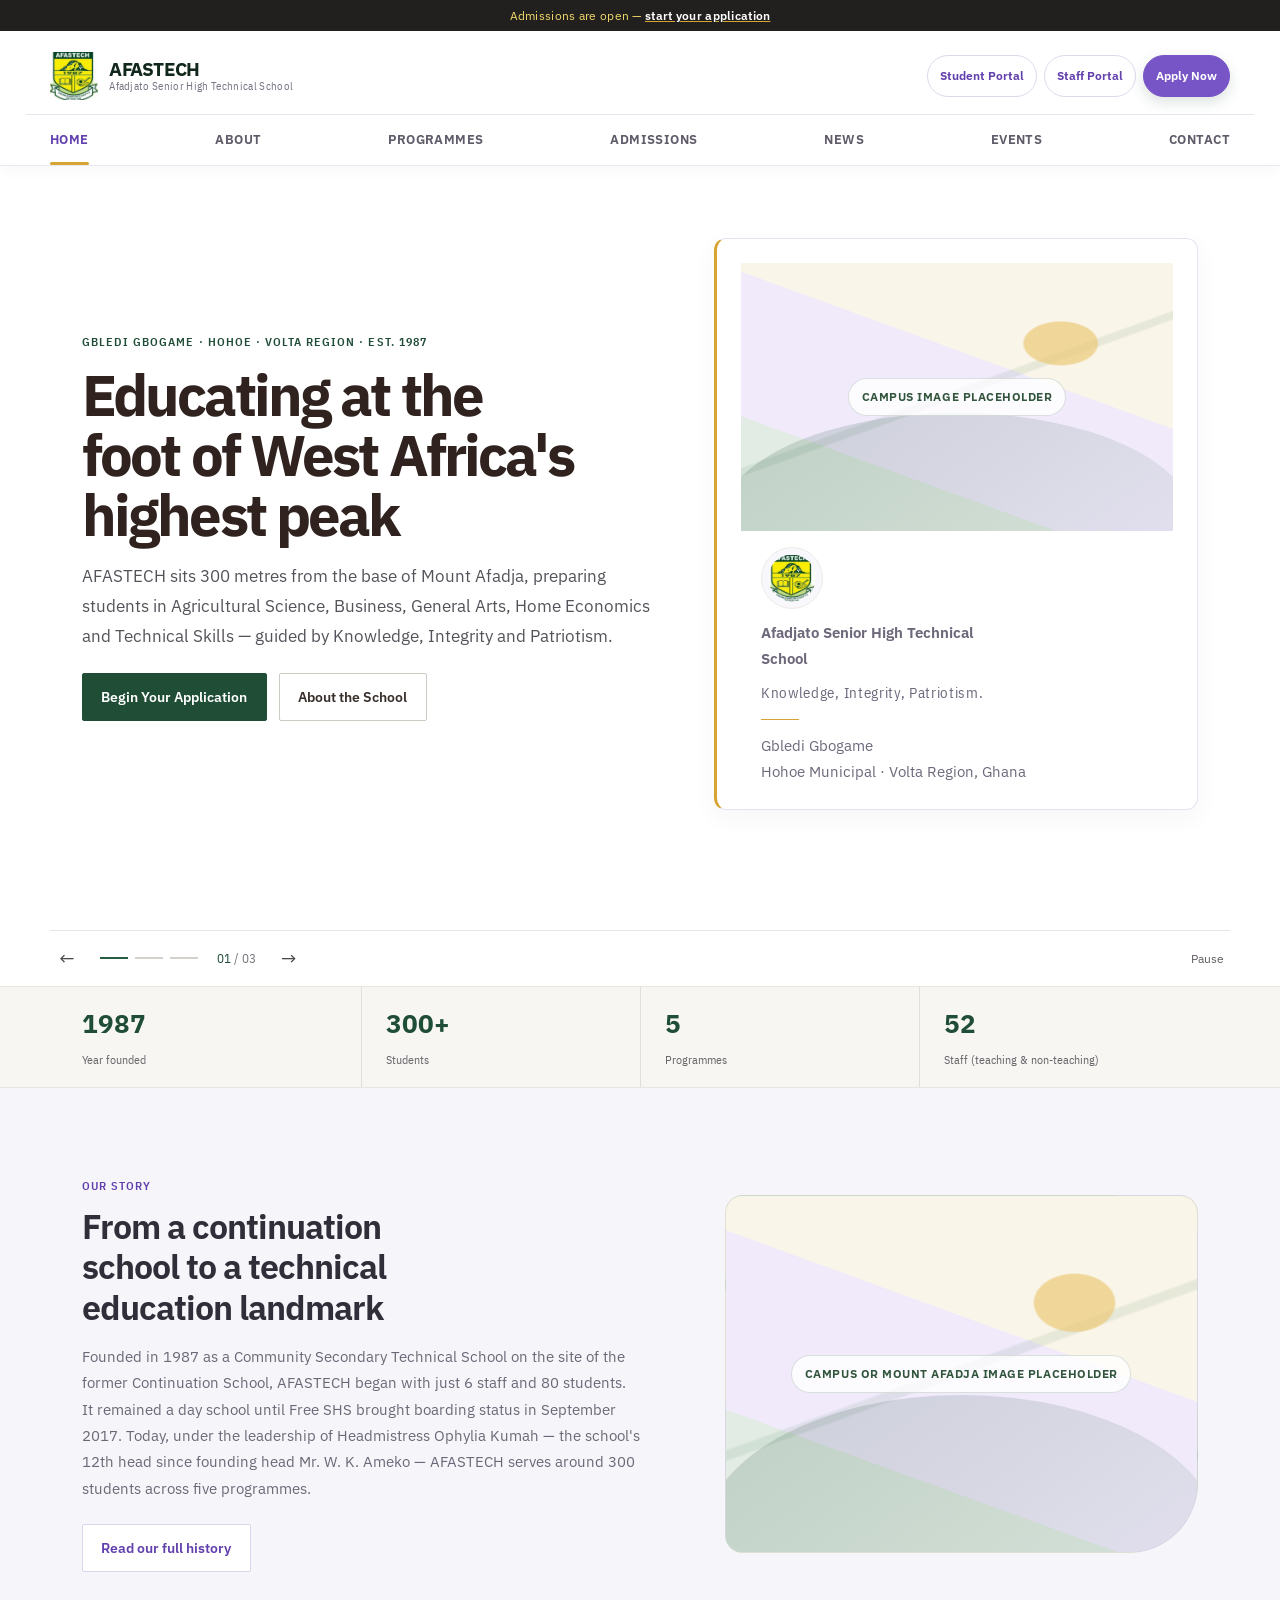
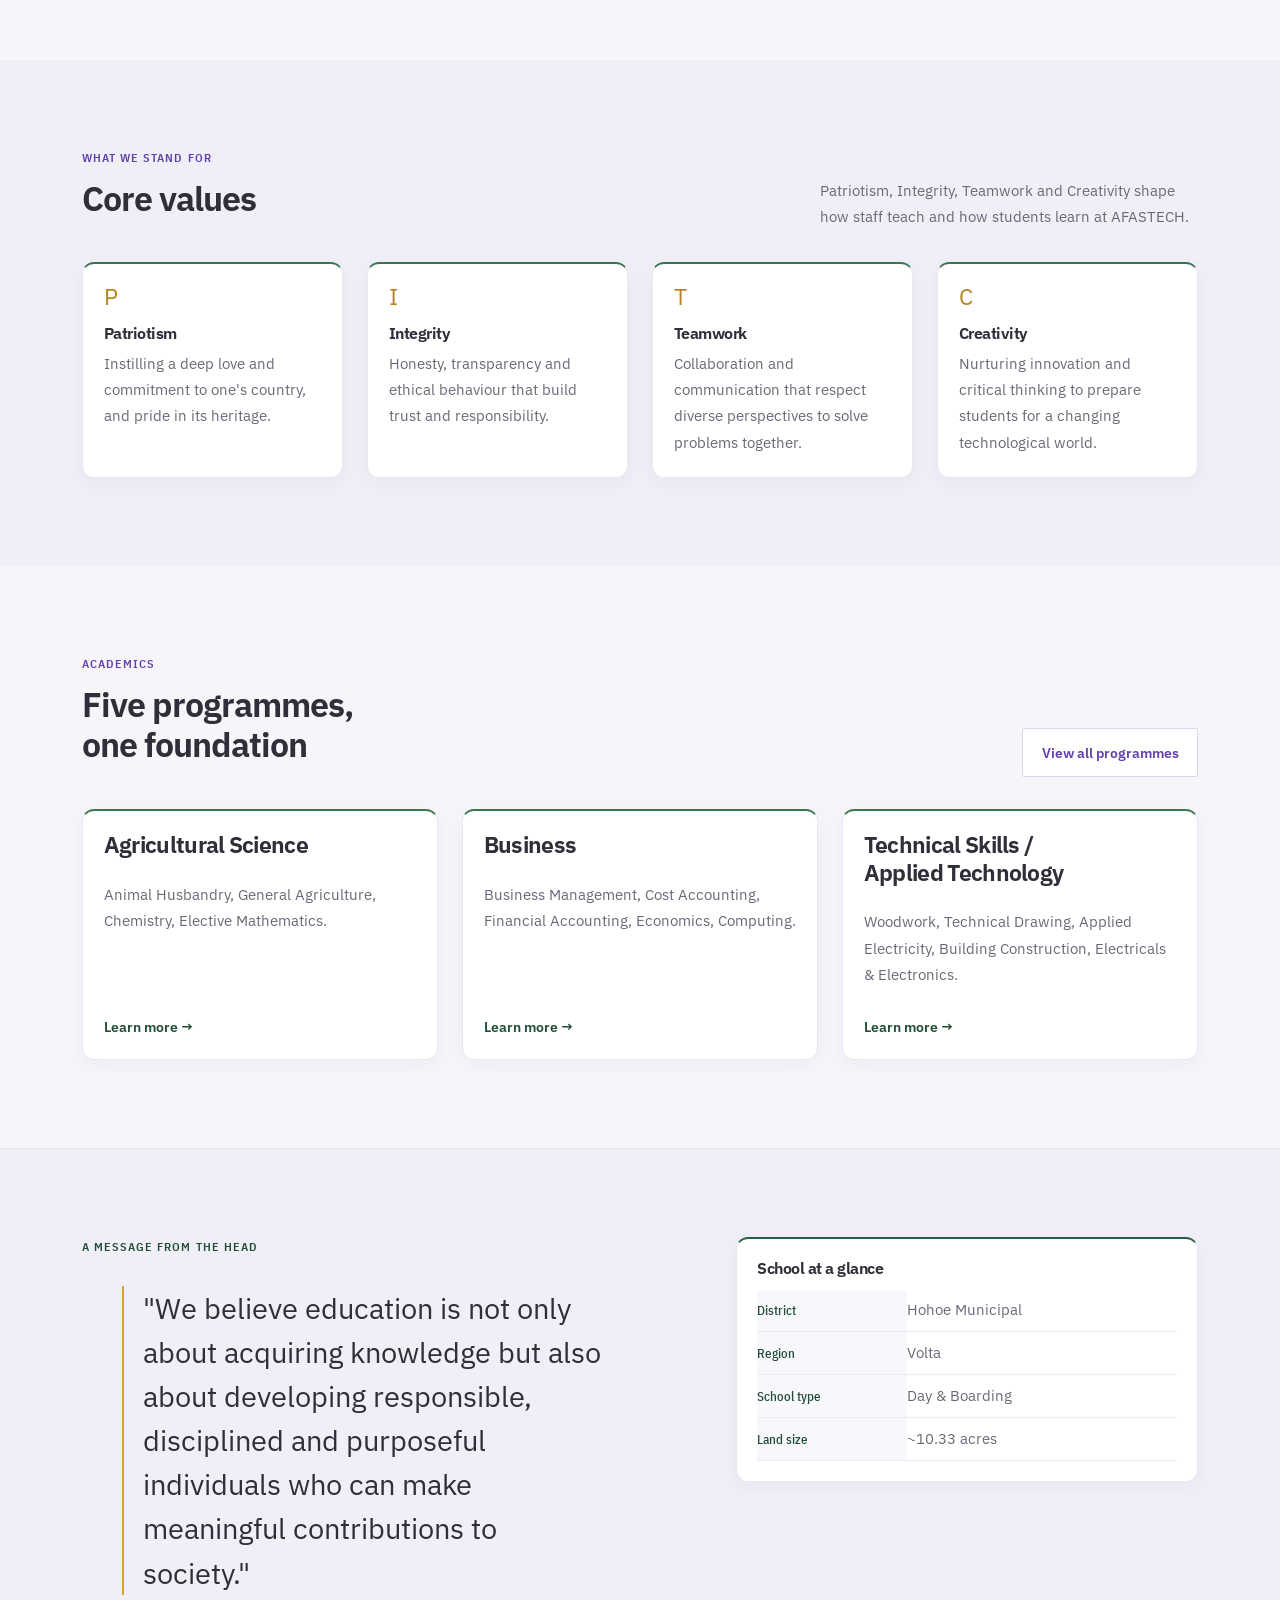
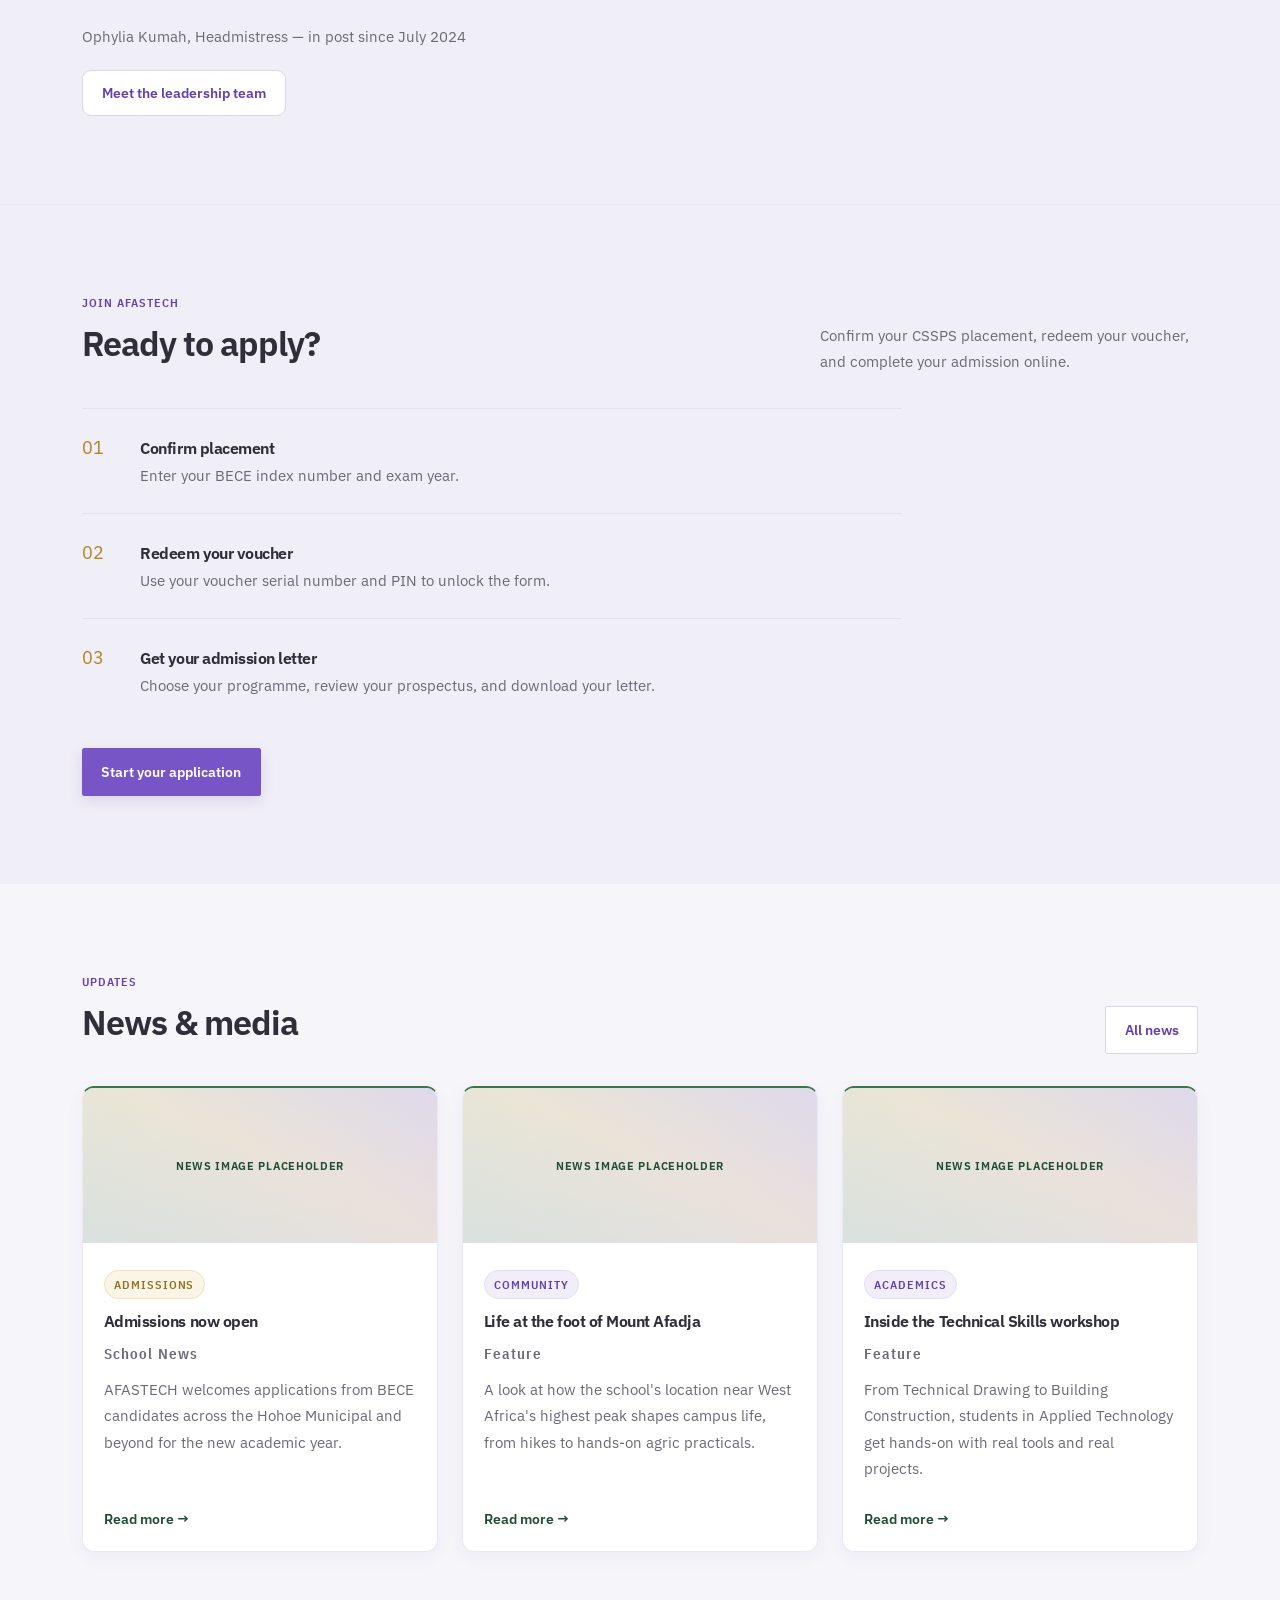
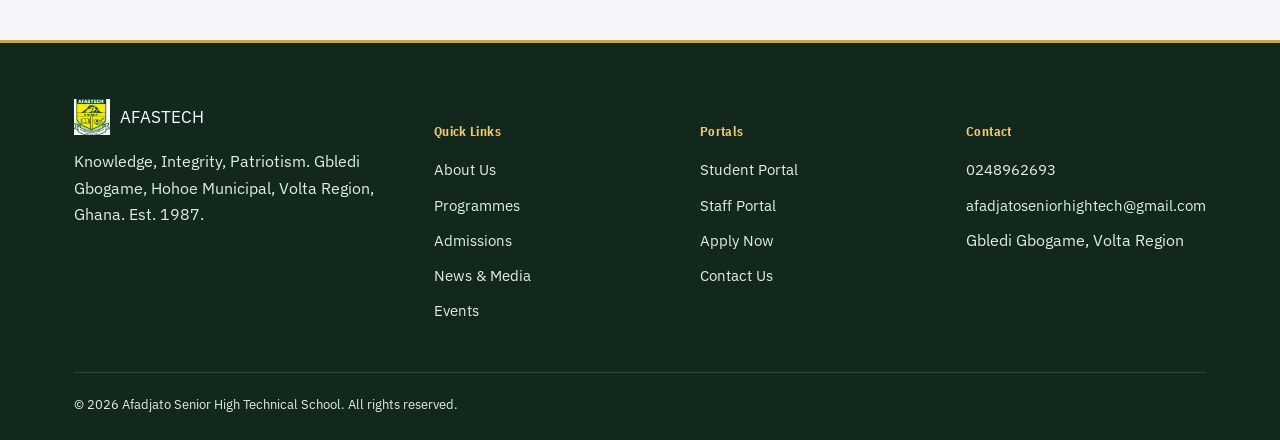
<file: afastech-website/index.html>
<!DOCTYPE html>
<html lang="en">
<head>
<meta charset="UTF-8">
<meta name="viewport" content="width=device-width, initial-scale=1.0">
<title>Afadjato Senior High Technical School — Knowledge, Integrity, Patriotism</title>
<meta name="description" content="Afadjato Senior High Technical School (AFASTECH), Gbledi Gbogame, Hohoe. Founded 1987 at the foot of Mount Afadja, West Africa's highest peak.">
<link rel="icon" href="assets/afastech-crest.jpg" type="image/jpeg">
<link rel="preconnect" href="https://fonts.googleapis.com">
<link href="https://fonts.googleapis.com/css2?family=IBM+Plex+Serif:wght@500;600;700&family=IBM+Plex+Sans:wght@400;500;600&family=IBM+Plex+Sans+Condensed:wght@500;600&display=swap" rel="stylesheet">
<link rel="stylesheet" href="css/style.css">
</head>
<body data-page="home">
<a class="skip-link" href="#main">Skip to main content</a>

<header class="site-header">
  <div class="announce-bar">
    <div class="announce-track">
      <span class="announce-copy">Admissions are open — <a href="admissions.html">start your application</a></span>
      <span class="announce-copy" aria-hidden="true">Admissions are open — <a href="admissions.html" tabindex="-1">start your application</a></span>
    </div>
  </div>
  <div class="container nav-row">
    <a class="brand" href="index.html">
      <img class="brand-crest" src="assets/afastech-crest.jpg" alt="AFASTECH school crest">
      <span class="brand-text">
        <span class="brand-name">AFASTECH</span>
        <span class="brand-sub">Afadjato Senior High Technical School</span>
      </span>
    </a>
    <nav class="main-nav" aria-label="Primary">
      <a href="index.html" data-nav="home">Home</a>
      <a href="about.html" data-nav="about">About</a>
      <a href="programmes.html" data-nav="programmes">Programmes</a>
      <a href="admissions.html" data-nav="admissions">Admissions</a>
      <a href="news.html" data-nav="news">News</a>
      <a href="events.html" data-nav="events">Events</a>
      <a href="contact.html" data-nav="contact">Contact</a>
      <a class="mobile-nav-action" href="portal-student.html">Student Portal</a>
      <a class="mobile-nav-action" href="portal-staff.html">Staff Portal</a>
      <a class="mobile-nav-action mobile-nav-apply" href="admissions.html">Apply Now</a>
    </nav>
    <div class="nav-actions">
      <a class="btn btn-outline btn-header" href="portal-student.html">Student Portal</a>
      <a class="btn btn-outline btn-header" href="portal-staff.html">Staff Portal</a>
      <a class="btn btn-primary btn-header" href="admissions.html">Apply Now</a>
      <button class="nav-toggle" aria-label="Toggle navigation" aria-expanded="false">
        <svg viewBox="0 0 24 24" fill="none" stroke="currentColor" stroke-width="2"><line x1="3" y1="6" x2="21" y2="6"/><line x1="3" y1="12" x2="21" y2="12"/><line x1="3" y1="18" x2="21" y2="18"/></svg>
      </button>
    </div>
  </div>
</header>

<main id="main">

  <section class="hero home-hero">
    <img class="hero-contours" src="assets/contours.svg" alt="">
    <div class="home-carousel" data-home-carousel role="region" aria-roledescription="carousel" aria-label="AFASTECH highlights">
      <div class="home-carousel-stage" aria-live="off">
        <article class="home-slide is-active" data-home-slide role="group" aria-roledescription="slide" aria-label="1 of 3" aria-hidden="false">
          <div class="container home-slide-layout">
            <div class="hero-inner">
              <span class="eyebrow">Gbledi Gbogame · Hohoe · Volta Region · Est. 1987</span>
              <h1>Educating at the foot of West Africa's highest peak</h1>
              <p class="lede">AFASTECH sits 300 metres from the base of Mount Afadja, preparing students in Agricultural Science, Business, General Arts, Home Economics and Technical Skills — guided by Knowledge, Integrity and Patriotism.</p>
              <div class="hero-ctas">
                <a class="btn btn-gold" href="admissions.html">Begin Your Application</a>
                <a class="btn btn-outline-light" href="about.html">About the School</a>
              </div>
            </div>
            <aside class="home-slide-panel home-school-panel" aria-label="About AFASTECH">
              <div class="home-slide-image-placeholder" role="img" aria-label="Image placeholder for the AFASTECH campus">
                <span>Campus image placeholder</span>
              </div>
              <img src="assets/afastech-crest.jpg" alt="AFASTECH school crest">
              <p class="home-panel-name">Afadjato Senior High Technical School</p>
              <p class="home-panel-motto">Knowledge, Integrity, Patriotism.</p>
              <div class="home-panel-rule"></div>
              <p class="home-panel-location">Gbledi Gbogame<br>Hohoe Municipal · Volta Region, Ghana</p>
            </aside>
          </div>
        </article>

        <article class="home-slide" data-home-slide role="group" aria-roledescription="slide" aria-label="2 of 3" hidden>
          <div class="container home-slide-layout">
            <div class="hero-inner">
              <span class="eyebrow">Join AFASTECH</span>
              <h1>Ready to apply?</h1>
              <p class="lede">Confirm your CSSPS placement, redeem your voucher, and complete your admission online.</p>
              <div class="hero-ctas">
                <a class="btn btn-gold" href="admissions.html">Start your application</a>
                <a class="btn btn-outline-light" href="admissions.html">View admission steps</a>
              </div>
            </div>
            <aside class="home-slide-panel" aria-label="Admission steps">
              <div class="home-slide-image-placeholder" role="img" aria-label="Image placeholder for students during admissions">
                <span>Admissions image placeholder</span>
              </div>
              <p class="home-panel-kicker">Your next steps</p>
              <ol class="home-feature-list">
                <li><span>01</span><div><strong>Confirm placement</strong><p>Enter your BECE index number and exam year.</p></div></li>
                <li><span>02</span><div><strong>Redeem your voucher</strong><p>Use your voucher serial number and PIN to unlock the form.</p></div></li>
                <li><span>03</span><div><strong>Get your admission letter</strong><p>Choose your programme, review your prospectus, and download your letter.</p></div></li>
              </ol>
            </aside>
          </div>
        </article>

        <article class="home-slide" data-home-slide role="group" aria-roledescription="slide" aria-label="3 of 3" hidden>
          <div class="container home-slide-layout">
            <div class="hero-inner">
              <span class="eyebrow">A strong foundation for the future</span>
              <h1>Five programmes, one foundation</h1>
              <p class="lede">Explore Agricultural Science, Business, General Arts, Home Economics and Technical Skills — guided by Knowledge, Integrity and Patriotism.</p>
              <div class="hero-ctas">
                <a class="btn btn-gold" href="programmes.html">Explore our programmes</a>
                <a class="btn btn-outline-light" href="about.html">Discover AFASTECH</a>
              </div>
            </div>
            <aside class="home-slide-panel" aria-label="Programmes at AFASTECH">
              <div class="home-slide-image-placeholder" role="img" aria-label="Image placeholder for AFASTECH programmes">
                <span>Programmes image placeholder</span>
              </div>
              <p class="home-panel-kicker">Programmes</p>
              <ol class="home-programme-list">
                <li><span>01</span>Agricultural Science</li>
                <li><span>02</span>Business</li>
                <li><span>03</span>General Arts</li>
                <li><span>04</span>Home Economics</li>
                <li><span>05</span>Technical Skills</li>
              </ol>
            </aside>
          </div>
        </article>
      </div>

      <div class="home-carousel-controls">
        <button class="home-carousel-arrow" type="button" data-carousel-previous aria-label="Previous slide">
          <span aria-hidden="true">&larr;</span>
        </button>
        <div class="home-carousel-pagination" role="group" aria-label="Choose a slide">
          <button type="button" data-carousel-go="0" aria-label="Show welcome slide" aria-pressed="true"></button>
          <button type="button" data-carousel-go="1" aria-label="Show admissions slide" aria-pressed="false"></button>
          <button type="button" data-carousel-go="2" aria-label="Show programmes slide" aria-pressed="false"></button>
        </div>
        <span class="home-carousel-count"><span data-carousel-current>01</span><span aria-hidden="true"> / 03</span></span>
        <button class="home-carousel-arrow" type="button" data-carousel-next aria-label="Next slide">
          <span aria-hidden="true">&rarr;</span>
        </button>
        <button class="home-carousel-pause" type="button" data-carousel-pause aria-label="Pause automatic slide rotation">Pause</button>
      </div>
    </div>
    <div class="stat-strip">
      <div class="container stat-grid">
        <div><span class="stat-num">1987</span><span class="stat-label">Year founded</span></div>
        <div><span class="stat-num">300+</span><span class="stat-label">Students</span></div>
        <div><span class="stat-num">5</span><span class="stat-label">Programmes</span></div>
        <div><span class="stat-num">52</span><span class="stat-label">Staff (teaching &amp; non-teaching)</span></div>
      </div>
    </div>
  </section>

  <section class="home-story">
    <div class="container two-col">
      <div>
        <span class="kicker">Our Story</span>
        <h2>From a continuation school to a technical education landmark</h2>
        <p>Founded in 1987 as a Community Secondary Technical School on the site of the former Continuation School, AFASTECH began with just 6 staff and 80 students. It remained a day school until Free SHS brought boarding status in September 2017. Today, under the leadership of Headmistress Ophylia Kumah — the school's 12th head since founding head Mr. W. K. Ameko — AFASTECH serves around 300 students across five programmes.</p>
        <a class="btn btn-outline" href="about.html">Read our full history</a>
      </div>
      <div class="home-story-image-placeholder" role="img" aria-label="Image placeholder for the school and Mount Afadja">
        <span>Campus or Mount Afadja image placeholder</span>
      </div>
    </div>
  </section>

  <section class="section-alt home-values">
    <div class="container">
      <div class="section-head">
        <div>
          <span class="kicker">What We Stand For</span>
          <h2>Core values</h2>
        </div>
        <p>Patriotism, Integrity, Teamwork and Creativity shape how staff teach and how students learn at AFASTECH.</p>
      </div>
      <div class="grid grid-4">
        <div class="card value-card"><span class="value-letter">P</span><h4>Patriotism</h4><p>Instilling a deep love and commitment to one's country, and pride in its heritage.</p></div>
        <div class="card value-card"><span class="value-letter">I</span><h4>Integrity</h4><p>Honesty, transparency and ethical behaviour that build trust and responsibility.</p></div>
        <div class="card value-card"><span class="value-letter">T</span><h4>Teamwork</h4><p>Collaboration and communication that respect diverse perspectives to solve problems together.</p></div>
        <div class="card value-card"><span class="value-letter">C</span><h4>Creativity</h4><p>Nurturing innovation and critical thinking to prepare students for a changing technological world.</p></div>
      </div>
    </div>
  </section>

  <section class="home-programmes">
    <div class="container">
      <div class="section-head">
        <div>
          <span class="kicker">Academics</span>
          <h2>Five programmes, one foundation</h2>
        </div>
        <a class="btn btn-outline" href="programmes.html">View all programmes</a>
      </div>
      <div class="grid grid-3">
        <div class="programme-card">
          <h3>Agricultural Science</h3>
          <p>Animal Husbandry, General Agriculture, Chemistry, Elective Mathematics.</p>
          <a href="programmes.html#agric">Learn more →</a>
        </div>
        <div class="programme-card">
          <h3>Business</h3>
          <p>Business Management, Cost Accounting, Financial Accounting, Economics, Computing.</p>
          <a href="programmes.html#business">Learn more →</a>
        </div>
        <div class="programme-card">
          <h3>Technical Skills / Applied Technology</h3>
          <p>Woodwork, Technical Drawing, Applied Electricity, Building Construction, Electricals &amp; Electronics.</p>
          <a href="programmes.html#technical">Learn more →</a>
        </div>
      </div>
    </div>
  </section>

  <section class="section-dark home-leadership">
    <div class="container two-col">
      <div>
        <span class="kicker" style="color:var(--gold-300)">A Message From the Head</span>
        <blockquote class="quote-block" style="color:var(--white); border-left-color:var(--gold-500);">
          "We believe education is not only about acquiring knowledge but also about developing responsible, disciplined and purposeful individuals who can make meaningful contributions to society."
        </blockquote>
        <p style="color:var(--forest-100); margin-top:1rem;">Ophylia Kumah, Headmistress — in post since July 2024</p>
        <a class="btn btn-outline-light" href="about.html#leadership">Meet the leadership team</a>
      </div>
      <div class="card" style="background:var(--forest-700); border-color:var(--forest-600);">
        <h4 style="color:var(--white);">School at a glance</h4>
        <table class="data-table" style="color:var(--forest-100);">
          <tbody>
            <tr><th style="color:var(--gold-300);">District</th><td>Hohoe Municipal</td></tr>
            <tr><th style="color:var(--gold-300);">Region</th><td>Volta</td></tr>
            <tr><th style="color:var(--gold-300);">School type</th><td>Day &amp; Boarding</td></tr>
            <tr><th style="color:var(--gold-300);">Land size</th><td>~10.33 acres</td></tr>
          </tbody>
        </table>
      </div>
    </div>
  </section>

  <section class="section-alt home-admissions">
    <div class="container">
      <div class="section-head">
        <div>
          <span class="kicker">Join AFASTECH</span>
          <h2>Ready to apply?</h2>
        </div>
        <p>Confirm your CSSPS placement, redeem your voucher, and complete your admission online.</p>
      </div>
      <ol class="step-list" style="max-width:820px;">
        <li class="step-item"><span class="step-num"></span><div class="step-body"><h4>Confirm placement</h4><p>Enter your BECE index number and exam year.</p></div></li>
        <li class="step-item"><span class="step-num"></span><div class="step-body"><h4>Redeem your voucher</h4><p>Use your voucher serial number and PIN to unlock the form.</p></div></li>
        <li class="step-item"><span class="step-num"></span><div class="step-body"><h4>Get your admission letter</h4><p>Choose your programme, review your prospectus, and download your letter.</p></div></li>
      </ol>
      <a class="btn btn-primary" href="admissions.html">Start your application</a>
    </div>
  </section>

  <section class="home-news">
    <div class="container">
      <div class="section-head">
        <div>
          <span class="kicker">Updates</span>
          <h2>News &amp; media</h2>
        </div>
        <a class="btn btn-outline" href="news.html">All news</a>
      </div>
      <div class="grid grid-3">
        <article class="card news-card">
          <span class="tag tag-gold">Admissions</span>
          <h4>Admissions now open</h4>
          <p class="news-meta">School News</p>
          <p>AFASTECH welcomes applications from BECE candidates across the Hohoe Municipal and beyond for the new academic year.</p>
          <a href="news.html">Read more →</a>
        </article>
        <article class="card news-card">
          <span class="tag">Community</span>
          <h4>Life at the foot of Mount Afadja</h4>
          <p class="news-meta">Feature</p>
          <p>A look at how the school's location near West Africa's highest peak shapes campus life, from hikes to hands-on agric practicals.</p>
          <a href="news.html">Read more →</a>
        </article>
        <article class="card news-card">
          <span class="tag">Academics</span>
          <h4>Inside the Technical Skills workshop</h4>
          <p class="news-meta">Feature</p>
          <p>From Technical Drawing to Building Construction, students in Applied Technology get hands-on with real tools and real projects.</p>
          <a href="news.html">Read more →</a>
        </article>
      </div>
    </div>
  </section>

</main>

<footer class="site-footer">
  <div class="container">
    <div class="footer-grid">
      <div>
        <div class="footer-brand">
          <img class="brand-crest" src="assets/afastech-crest.jpg" alt="AFASTECH school crest">
          <span>AFASTECH</span>
        </div>
        <p style="color:var(--forest-100); max-width:32ch;">Knowledge, Integrity, Patriotism. Gbledi Gbogame, Hohoe Municipal, Volta Region, Ghana. Est. 1987.</p>
      </div>
      <div class="footer-col">
        <h5>Quick Links</h5>
        <ul>
          <li><a href="about.html">About Us</a></li>
          <li><a href="programmes.html">Programmes</a></li>
          <li><a href="admissions.html">Admissions</a></li>
          <li><a href="news.html">News &amp; Media</a></li>
          <li><a href="events.html">Events</a></li>
        </ul>
      </div>
      <div class="footer-col">
        <h5>Portals</h5>
        <ul>
          <li><a href="portal-student.html">Student Portal</a></li>
          <li><a href="portal-staff.html">Staff Portal</a></li>
          <li><a href="admissions.html">Apply Now</a></li>
          <li><a href="contact.html">Contact Us</a></li>
        </ul>
      </div>
      <div class="footer-col">
        <h5>Contact</h5>
        <ul>
          <li><a href="tel:0248962693">0248962693</a></li>
          <li><a href="mailto:afadjatoseniorhightech@gmail.com">afadjatoseniorhightech@gmail.com</a></li>
          <li>Gbledi Gbogame, Volta Region</li>
        </ul>
      </div>
    </div>
    <div class="footer-bottom">
      <span>© <span data-year></span> Afadjato Senior High Technical School. All rights reserved.</span>
    </div>
  </div>
</footer>

<script src="js/main.js"></script>
</body>
</html>
</file>
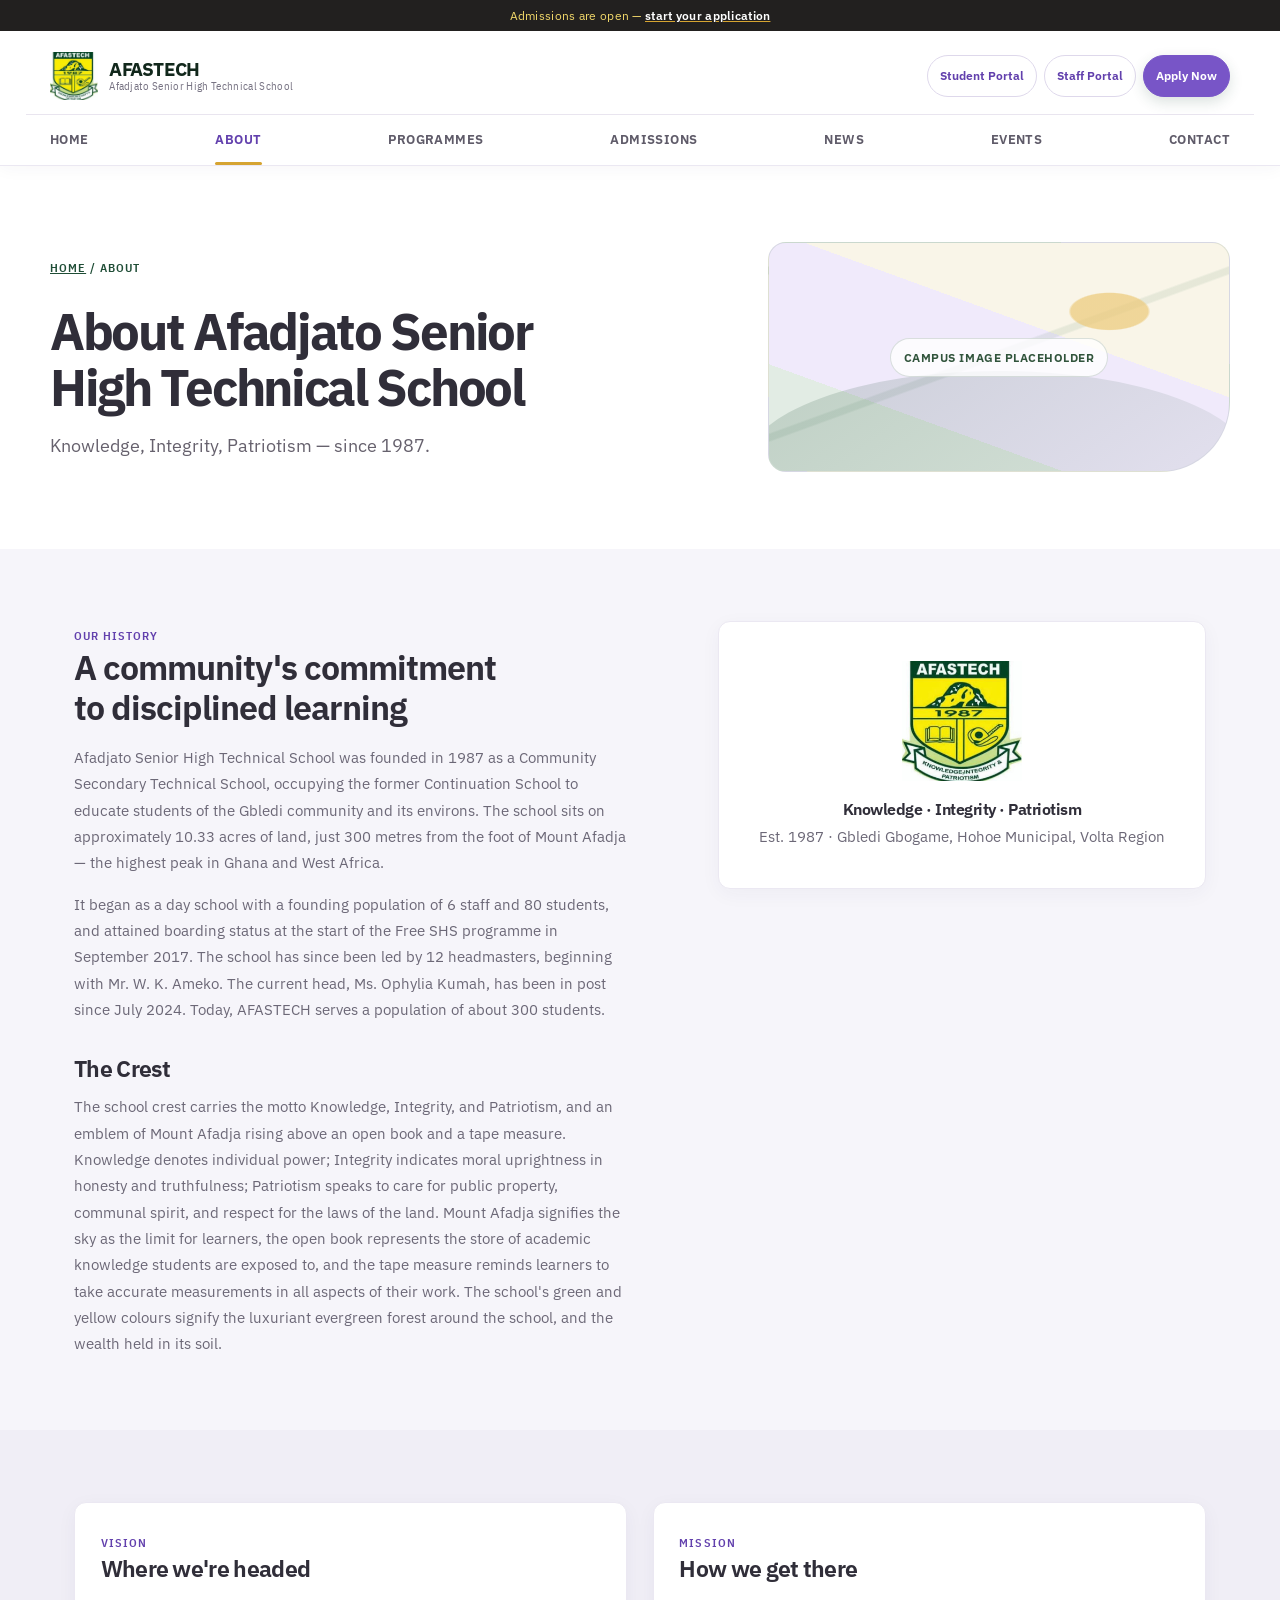
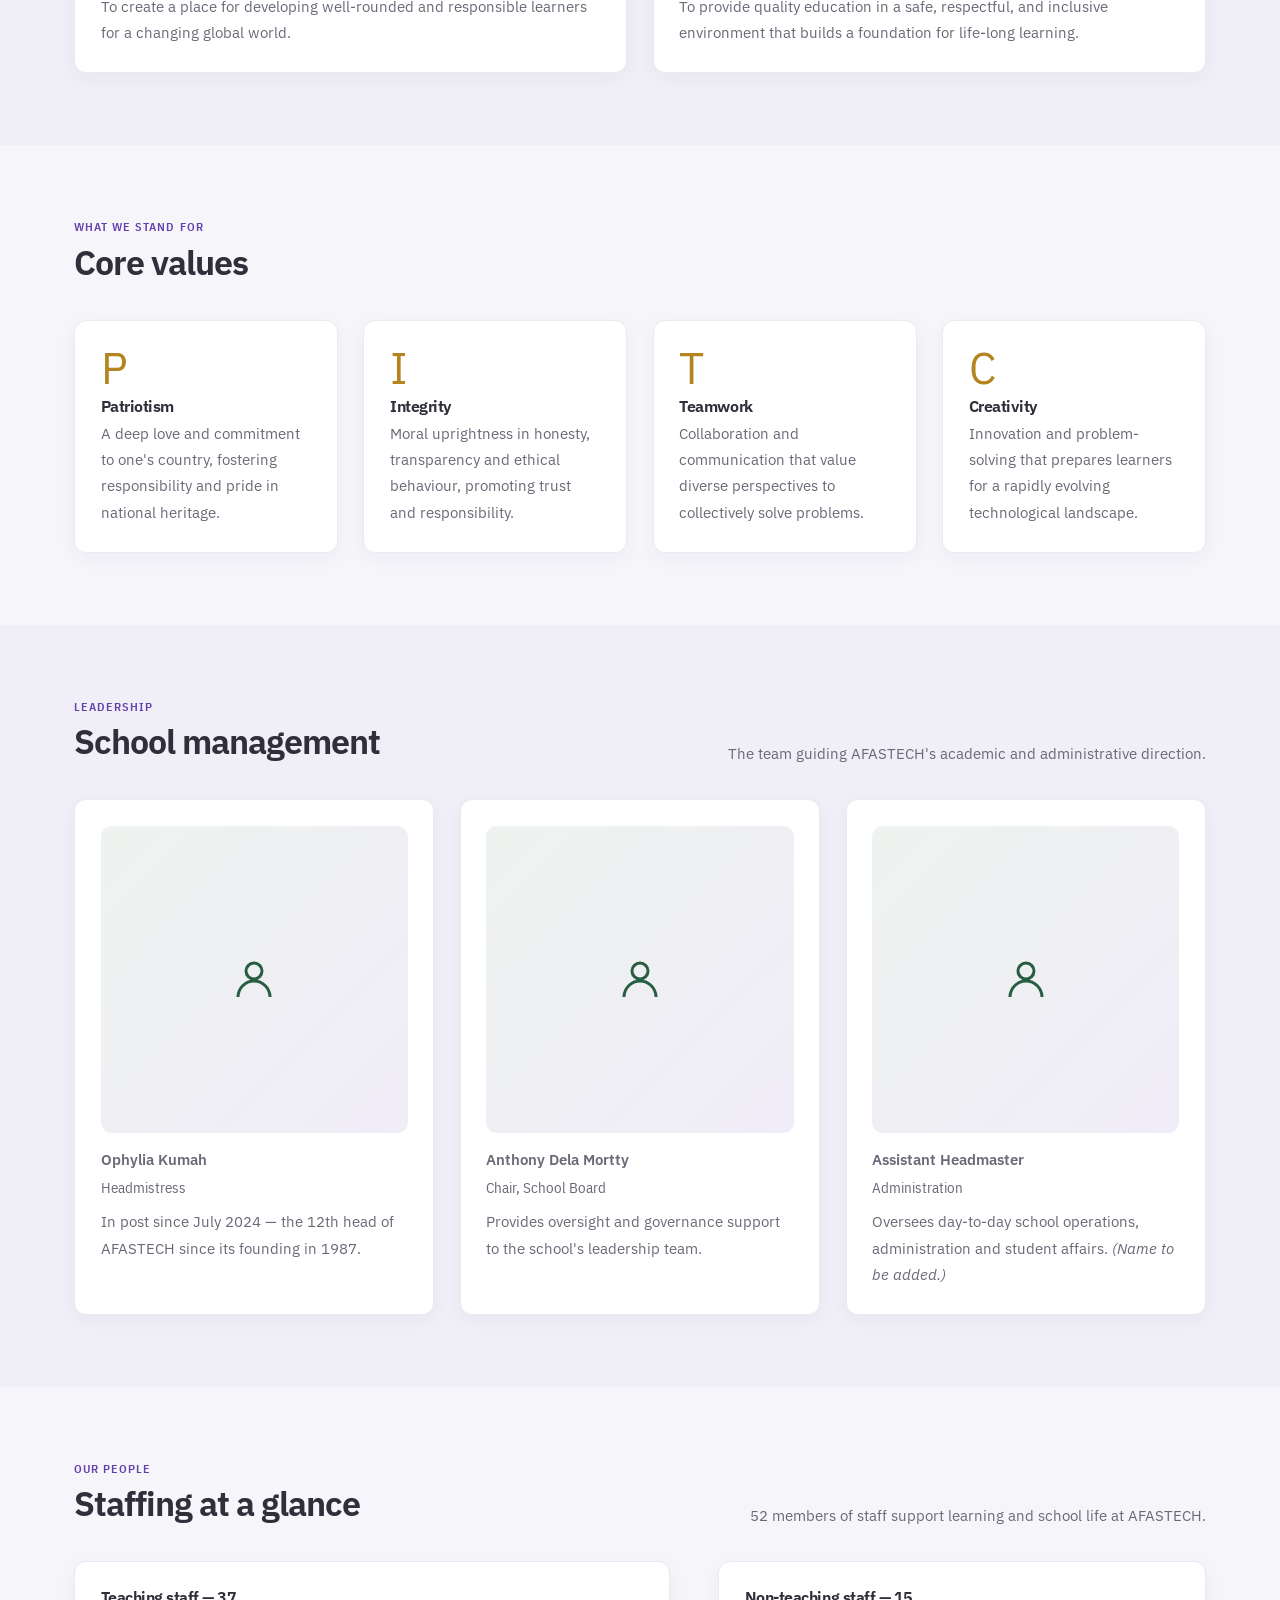
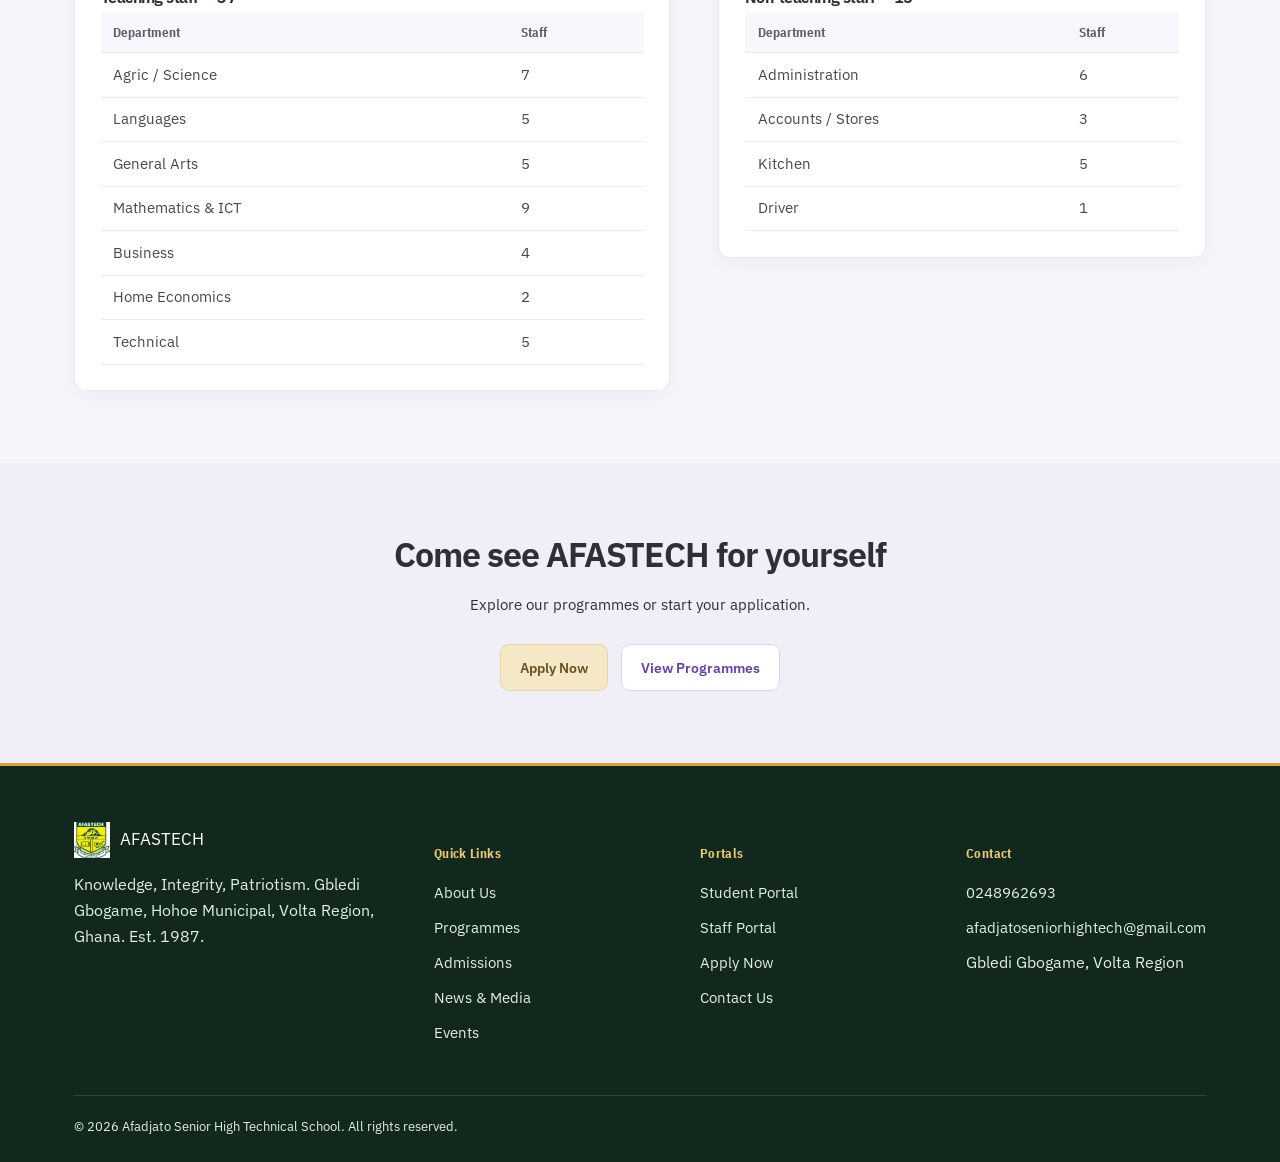
<file: afastech-website/about.html>
<!DOCTYPE html>
<html lang="en">
<head>
<meta charset="UTF-8">
<meta name="viewport" content="width=device-width, initial-scale=1.0">
<title>About Us — AFASTECH</title>
<meta name="description" content="History, vision, mission, core values and leadership of Afadjato Senior High Technical School.">
<link rel="icon" href="assets/afastech-crest.jpg" type="image/jpeg">
<link rel="preconnect" href="https://fonts.googleapis.com">
<link href="https://fonts.googleapis.com/css2?family=IBM+Plex+Serif:wght@500;600;700&family=IBM+Plex+Sans:wght@400;500;600&family=IBM+Plex+Sans+Condensed:wght@500;600&display=swap" rel="stylesheet">
<link rel="stylesheet" href="css/style.css">
</head>
<body data-page="about">
<a class="skip-link" href="#main">Skip to main content</a>

<header class="site-header">
  <div class="announce-bar">
    <div class="announce-track">
      <span class="announce-copy">Admissions are open — <a href="admissions.html">start your application</a></span>
      <span class="announce-copy" aria-hidden="true">Admissions are open — <a href="admissions.html" tabindex="-1">start your application</a></span>
    </div>
  </div>
  <div class="container nav-row">
    <a class="brand" href="index.html">
      <img class="brand-crest" src="assets/afastech-crest.jpg" alt="AFASTECH school crest">
      <span class="brand-text"><span class="brand-name">AFASTECH</span><span class="brand-sub">Afadjato Senior High Technical School</span></span>
    </a>
    <nav class="main-nav" aria-label="Primary">
      <a href="index.html" data-nav="home">Home</a>
      <a href="about.html" data-nav="about">About</a>
      <a href="programmes.html" data-nav="programmes">Programmes</a>
      <a href="admissions.html" data-nav="admissions">Admissions</a>
      <a href="news.html" data-nav="news">News</a>
      <a href="events.html" data-nav="events">Events</a>
      <a href="contact.html" data-nav="contact">Contact</a>
      <a class="mobile-nav-action" href="portal-student.html">Student Portal</a>
      <a class="mobile-nav-action" href="portal-staff.html">Staff Portal</a>
      <a class="mobile-nav-action mobile-nav-apply" href="admissions.html">Apply Now</a>
    </nav>
    <div class="nav-actions">
      <a class="btn btn-outline btn-header" href="portal-student.html">Student Portal</a>
      <a class="btn btn-outline btn-header" href="portal-staff.html">Staff Portal</a>
      <a class="btn btn-primary btn-header" href="admissions.html">Apply Now</a>
      <button class="nav-toggle" aria-label="Toggle navigation" aria-expanded="false">
        <svg viewBox="0 0 24 24" fill="none" stroke="currentColor" stroke-width="2"><line x1="3" y1="6" x2="21" y2="6"/><line x1="3" y1="12" x2="21" y2="12"/><line x1="3" y1="18" x2="21" y2="18"/></svg>
      </button>
    </div>
  </div>
</header>

<main id="main">

  <section class="page-hero">
    <img class="hero-contours" src="assets/contours.svg" alt="" style="opacity:0.3;">
    <div class="container" style="position:relative; z-index:2;">
      <span class="breadcrumb"><a href="index.html">Home</a> / About</span>
      <h1>About Afadjato Senior High Technical School</h1>
      <p>Knowledge, Integrity, Patriotism — since 1987.</p>
    </div>
    <div class="page-hero-image-placeholder" role="img" aria-label="Image placeholder for the AFASTECH campus">
      <span>Campus image placeholder</span>
    </div>
  </section>

  <section>
    <div class="container two-col">
      <div>
        <span class="kicker">Our History</span>
        <h2>A community's commitment to disciplined learning</h2>
        <p>Afadjato Senior High Technical School was founded in 1987 as a Community Secondary Technical School, occupying the former Continuation School to educate students of the Gbledi community and its environs. The school sits on approximately 10.33 acres of land, just 300 metres from the foot of Mount Afadja — the highest peak in Ghana and West Africa.</p>
        <p>It began as a day school with a founding population of 6 staff and 80 students, and attained boarding status at the start of the Free SHS programme in September 2017. The school has since been led by 12 headmasters, beginning with Mr. W. K. Ameko. The current head, Ms. Ophylia Kumah, has been in post since July 2024. Today, AFASTECH serves a population of about 300 students.</p>
        <h3 style="margin-top:2rem;">The Crest</h3>
        <p>The school crest carries the motto Knowledge, Integrity, and Patriotism, and an emblem of Mount Afadja rising above an open book and a tape measure. Knowledge denotes individual power; Integrity indicates moral uprightness in honesty and truthfulness; Patriotism speaks to care for public property, communal spirit, and respect for the laws of the land. Mount Afadja signifies the sky as the limit for learners, the open book represents the store of academic knowledge students are exposed to, and the tape measure reminds learners to take accurate measurements in all aspects of their work. The school's green and yellow colours signify the luxuriant evergreen forest around the school, and the wealth held in its soil.</p>
      </div>
      <div>
        <div class="card" style="text-align:center; padding:2.4rem 1.6rem;">
          <img src="assets/afastech-crest.jpg" alt="AFASTECH school crest" style="width:120px; margin:0 auto 1.2rem;">
          <h4>Knowledge · Integrity · Patriotism</h4>
          <p class="person-bio">Est. 1987 · Gbledi Gbogame, Hohoe Municipal, Volta Region</p>
        </div>
      </div>
    </div>
  </section>

  <section class="section-alt">
    <div class="container grid grid-2">
      <div class="card">
        <span class="kicker">Vision</span>
        <h3>Where we're headed</h3>
        <p>To create a place for developing well-rounded and responsible learners for a changing global world.</p>
      </div>
      <div class="card">
        <span class="kicker">Mission</span>
        <h3>How we get there</h3>
        <p>To provide quality education in a safe, respectful, and inclusive environment that builds a foundation for life-long learning.</p>
      </div>
    </div>
  </section>

  <section>
    <div class="container">
      <div class="section-head">
        <div><span class="kicker">What We Stand For</span><h2>Core values</h2></div>
      </div>
      <div class="grid grid-4">
        <div class="card value-card"><span class="value-letter">P</span><h4>Patriotism</h4><p>A deep love and commitment to one's country, fostering responsibility and pride in national heritage.</p></div>
        <div class="card value-card"><span class="value-letter">I</span><h4>Integrity</h4><p>Moral uprightness in honesty, transparency and ethical behaviour, promoting trust and responsibility.</p></div>
        <div class="card value-card"><span class="value-letter">T</span><h4>Teamwork</h4><p>Collaboration and communication that value diverse perspectives to collectively solve problems.</p></div>
        <div class="card value-card"><span class="value-letter">C</span><h4>Creativity</h4><p>Innovation and problem-solving that prepares learners for a rapidly evolving technological landscape.</p></div>
      </div>
    </div>
  </section>

  <section id="leadership" class="section-alt">
    <div class="container">
      <div class="section-head">
        <div><span class="kicker">Leadership</span><h2>School management</h2></div>
        <p>The team guiding AFASTECH's academic and administrative direction.</p>
      </div>
      <div class="grid grid-3">
        <div class="card person-card">
          <div class="person-photo">
            <svg viewBox="0 0 24 24" width="48" height="48" fill="none" stroke="currentColor" stroke-width="1.5"><circle cx="12" cy="8" r="4"/><path d="M4 21c0-4.4 3.6-8 8-8s8 3.6 8 8"/></svg>
          </div>
          <p class="person-name">Ophylia Kumah</p>
          <p class="person-role">Headmistress</p>
          <p class="person-bio">In post since July 2024 — the 12th head of AFASTECH since its founding in 1987.</p>
        </div>
        <div class="card person-card">
          <div class="person-photo">
            <svg viewBox="0 0 24 24" width="48" height="48" fill="none" stroke="currentColor" stroke-width="1.5"><circle cx="12" cy="8" r="4"/><path d="M4 21c0-4.4 3.6-8 8-8s8 3.6 8 8"/></svg>
          </div>
          <p class="person-name">Anthony Dela Mortty</p>
          <p class="person-role">Chair, School Board</p>
          <p class="person-bio">Provides oversight and governance support to the school's leadership team.</p>
        </div>
        <div class="card person-card">
          <div class="person-photo">
            <svg viewBox="0 0 24 24" width="48" height="48" fill="none" stroke="currentColor" stroke-width="1.5"><circle cx="12" cy="8" r="4"/><path d="M4 21c0-4.4 3.6-8 8-8s8 3.6 8 8"/></svg>
          </div>
          <p class="person-name">Assistant Headmaster</p>
          <p class="person-role">Administration</p>
          <p class="person-bio">Oversees day-to-day school operations, administration and student affairs. <em>(Name to be added.)</em></p>
        </div>
      </div>
    </div>
  </section>

  <section>
    <div class="container">
      <div class="section-head">
        <div><span class="kicker">Our People</span><h2>Staffing at a glance</h2></div>
        <p>52 members of staff support learning and school life at AFASTECH.</p>
      </div>
      <div class="two-col">
        <div class="card">
          <h4>Teaching staff — 37</h4>
          <table class="data-table">
            <thead><tr><th>Department</th><th>Staff</th></tr></thead>
            <tbody>
              <tr><td>Agric / Science</td><td>7</td></tr>
              <tr><td>Languages</td><td>5</td></tr>
              <tr><td>General Arts</td><td>5</td></tr>
              <tr><td>Mathematics &amp; ICT</td><td>9</td></tr>
              <tr><td>Business</td><td>4</td></tr>
              <tr><td>Home Economics</td><td>2</td></tr>
              <tr><td>Technical</td><td>5</td></tr>
            </tbody>
          </table>
        </div>
        <div class="card">
          <h4>Non-teaching staff — 15</h4>
          <table class="data-table">
            <thead><tr><th>Department</th><th>Staff</th></tr></thead>
            <tbody>
              <tr><td>Administration</td><td>6</td></tr>
              <tr><td>Accounts / Stores</td><td>3</td></tr>
              <tr><td>Kitchen</td><td>5</td></tr>
              <tr><td>Driver</td><td>1</td></tr>
            </tbody>
          </table>
        </div>
      </div>
    </div>
  </section>

  <section class="section-dark">
    <div class="container" style="text-align:center;">
      <h2>Come see AFASTECH for yourself</h2>
      <p style="max-width:50ch; margin:0 auto 1.6rem; color:var(--forest-100);">Explore our programmes or start your application.</p>
      <div class="hero-ctas" style="justify-content:center;">
        <a class="btn btn-gold" href="admissions.html">Apply Now</a>
        <a class="btn btn-outline-light" href="programmes.html">View Programmes</a>
      </div>
    </div>
  </section>

</main>

<footer class="site-footer">
  <div class="container">
    <div class="footer-grid">
      <div>
        <div class="footer-brand"><img class="brand-crest" src="assets/afastech-crest.jpg" alt="AFASTECH school crest"><span>AFASTECH</span></div>
        <p style="color:var(--forest-100); max-width:32ch;">Knowledge, Integrity, Patriotism. Gbledi Gbogame, Hohoe Municipal, Volta Region, Ghana. Est. 1987.</p>
      </div>
      <div class="footer-col"><h5>Quick Links</h5><ul>
        <li><a href="about.html">About Us</a></li>
        <li><a href="programmes.html">Programmes</a></li>
        <li><a href="admissions.html">Admissions</a></li>
        <li><a href="news.html">News &amp; Media</a></li>
        <li><a href="events.html">Events</a></li>
      </ul></div>
      <div class="footer-col"><h5>Portals</h5><ul>
        <li><a href="portal-student.html">Student Portal</a></li>
        <li><a href="portal-staff.html">Staff Portal</a></li>
        <li><a href="admissions.html">Apply Now</a></li>
        <li><a href="contact.html">Contact Us</a></li>
      </ul></div>
      <div class="footer-col"><h5>Contact</h5><ul>
        <li><a href="tel:0248962693">0248962693</a></li>
        <li><a href="mailto:afadjatoseniorhightech@gmail.com">afadjatoseniorhightech@gmail.com</a></li>
        <li>Gbledi Gbogame, Volta Region</li>
      </ul></div>
    </div>
    <div class="footer-bottom">
      <span>© <span data-year></span> Afadjato Senior High Technical School. All rights reserved.</span>
    </div>
  </div>
</footer>

<script src="js/main.js"></script>
</body>
</html>
</file>
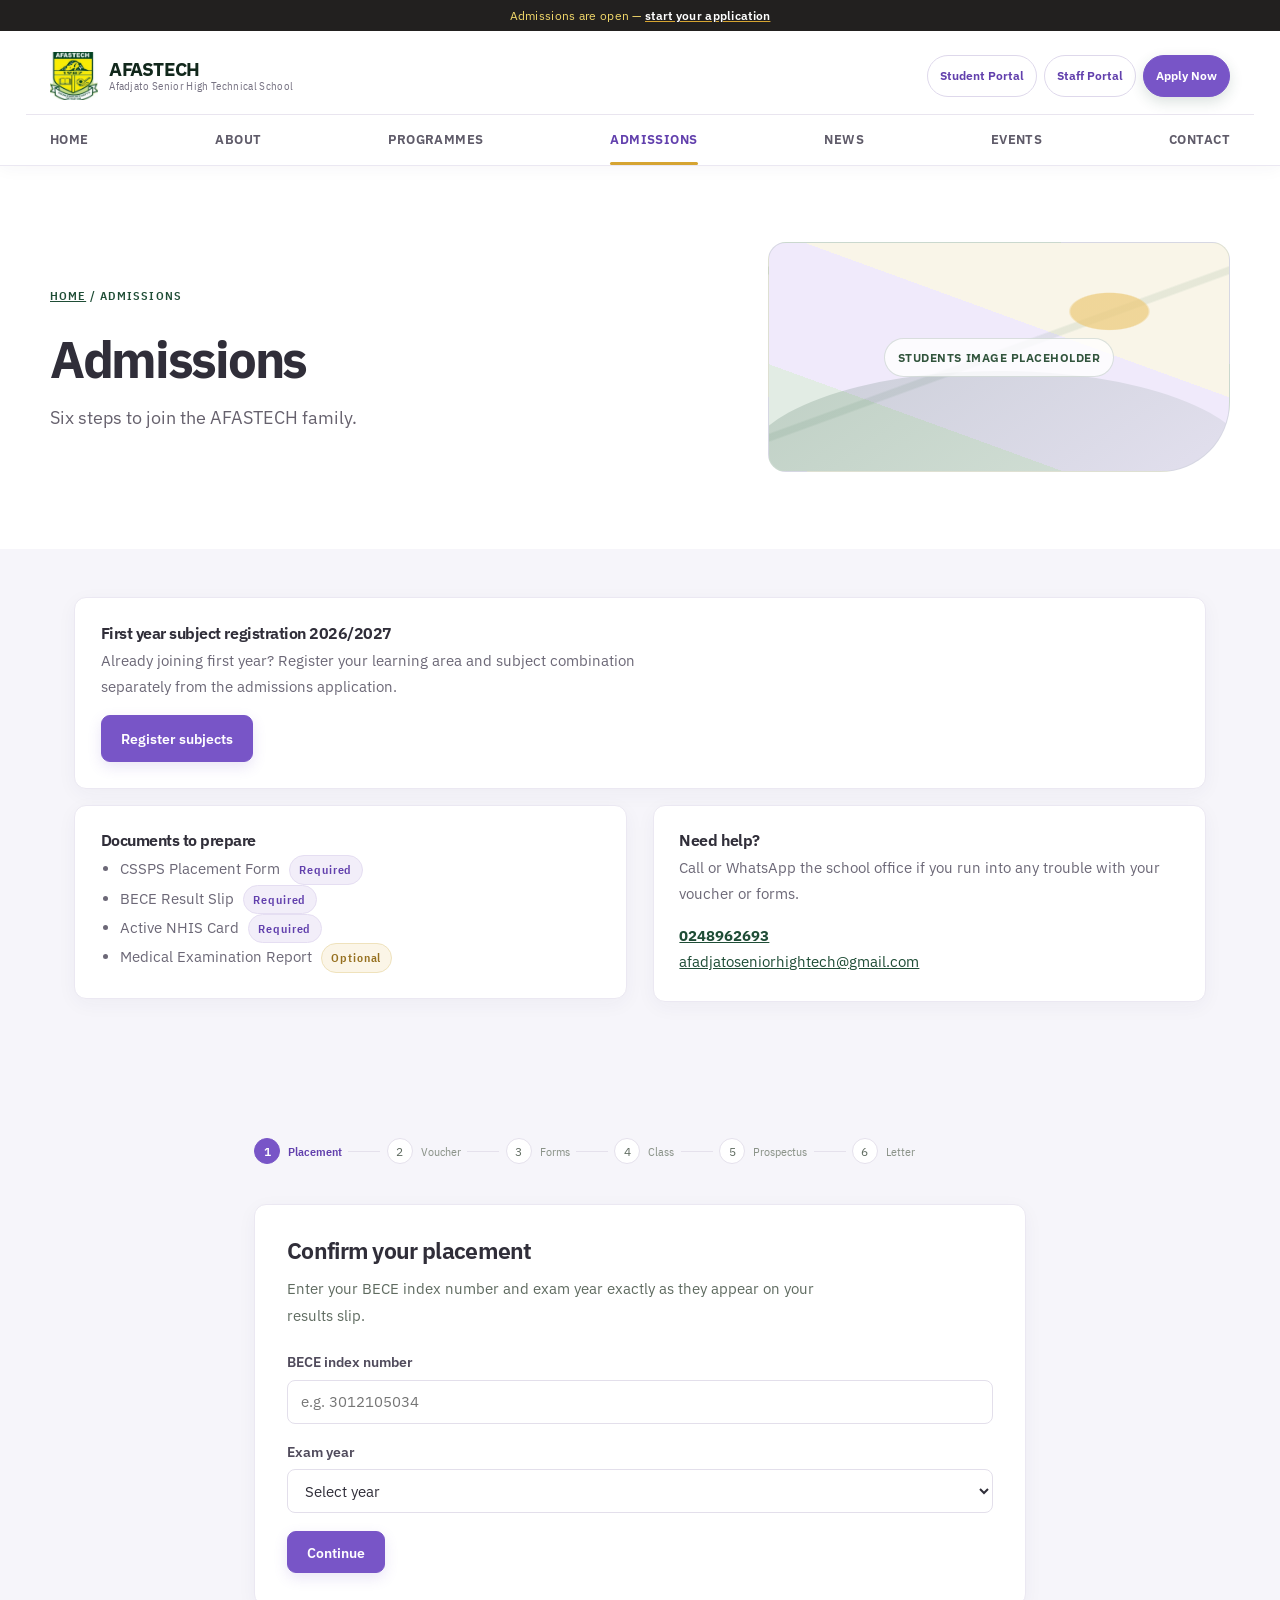
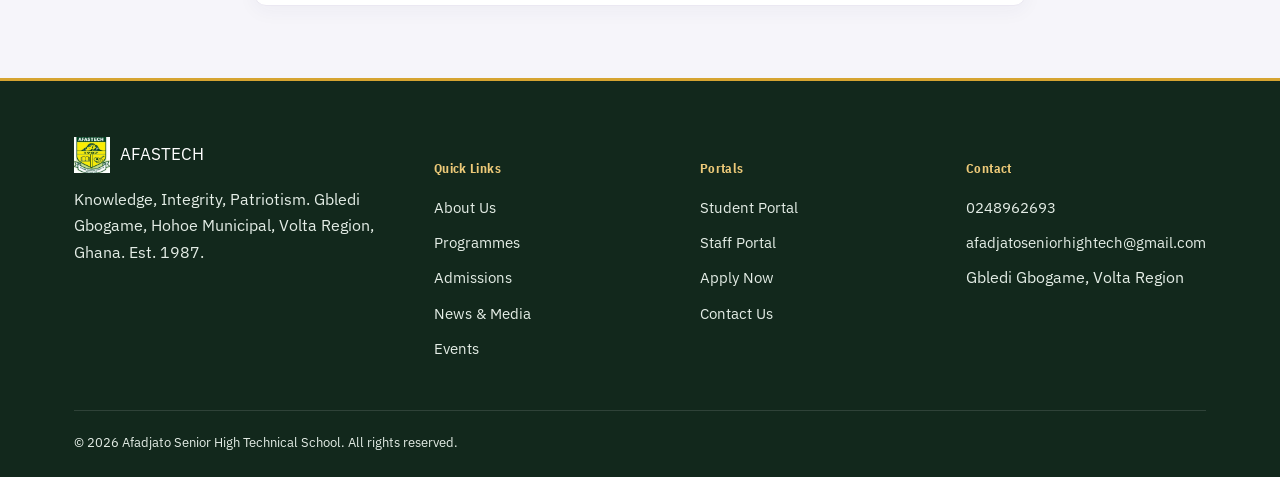
<file: afastech-website/admissions.html>
<!DOCTYPE html>
<html lang="en">
<head>
<meta charset="UTF-8">
<meta name="viewport" content="width=device-width, initial-scale=1.0">
<title>Admissions — AFASTECH</title>
<meta name="description" content="Apply to Afadjato Senior High Technical School: confirm your CSSPS placement, redeem your voucher, and complete your admission online.">
<link rel="icon" href="assets/afastech-crest.jpg" type="image/jpeg">
<link rel="preconnect" href="https://fonts.googleapis.com">
<link href="https://fonts.googleapis.com/css2?family=IBM+Plex+Serif:wght@500;600;700&family=IBM+Plex+Sans:wght@400;500;600&family=IBM+Plex+Sans+Condensed:wght@500;600&display=swap" rel="stylesheet">
<link rel="stylesheet" href="css/style.css">
</head>
<body data-page="admissions">
<a class="skip-link" href="#main">Skip to main content</a>

<header class="site-header">
  <div class="announce-bar">
    <div class="announce-track">
      <span class="announce-copy">Admissions are open — <a href="admissions.html">start your application</a></span>
      <span class="announce-copy" aria-hidden="true">Admissions are open — <a href="admissions.html" tabindex="-1">start your application</a></span>
    </div>
  </div>
  <div class="container nav-row">
    <a class="brand" href="index.html">
      <img class="brand-crest" src="assets/afastech-crest.jpg" alt="AFASTECH school crest">
      <span class="brand-text"><span class="brand-name">AFASTECH</span><span class="brand-sub">Afadjato Senior High Technical School</span></span>
    </a>
    <nav class="main-nav" aria-label="Primary">
      <a href="index.html" data-nav="home">Home</a>
      <a href="about.html" data-nav="about">About</a>
      <a href="programmes.html" data-nav="programmes">Programmes</a>
      <a href="admissions.html" data-nav="admissions">Admissions</a>
      <a href="news.html" data-nav="news">News</a>
      <a href="events.html" data-nav="events">Events</a>
      <a href="contact.html" data-nav="contact">Contact</a>
      <a class="mobile-nav-action" href="portal-student.html">Student Portal</a>
      <a class="mobile-nav-action" href="portal-staff.html">Staff Portal</a>
      <a class="mobile-nav-action mobile-nav-apply" href="admissions.html">Apply Now</a>
    </nav>
    <div class="nav-actions">
      <a class="btn btn-outline btn-header" href="portal-student.html">Student Portal</a>
      <a class="btn btn-outline btn-header" href="portal-staff.html">Staff Portal</a>
      <a class="btn btn-primary btn-header" href="admissions.html">Apply Now</a>
      <button class="nav-toggle" aria-label="Toggle navigation" aria-expanded="false">
        <svg viewBox="0 0 24 24" fill="none" stroke="currentColor" stroke-width="2"><line x1="3" y1="6" x2="21" y2="6"/><line x1="3" y1="12" x2="21" y2="12"/><line x1="3" y1="18" x2="21" y2="18"/></svg>
      </button>
    </div>
  </div>
</header>

<main id="main">

  <section class="page-hero">
    <img class="hero-contours" src="assets/contours.svg" alt="" style="opacity:0.3;">
    <div class="container" style="position:relative; z-index:2;">
      <span class="breadcrumb"><a href="index.html">Home</a> / Admissions</span>
      <h1>Admissions</h1>
      <p>Six steps to join the AFASTECH family.</p>
    </div>
    <div class="page-hero-image-placeholder" role="img" aria-label="Image placeholder for AFASTECH students">
      <span>Students image placeholder</span>
    </div>
  </section>

  <section class="section-tight">
    <div class="container">
      <div class="card" style="margin-bottom:1rem;">
        <h4>First year subject registration 2026/2027</h4>
        <p>Already joining first year? Register your learning area and subject combination separately from the admissions application.</p>
        <a class="btn btn-primary" href="first-year-registration.html">Register subjects</a>
      </div>
      <div class="grid grid-2" style="align-items:start; margin-bottom:1rem;">
        <div class="card">
          <h4>Documents to prepare</h4>
          <ul style="padding-left:1.2em; color:var(--stone); margin:0;">
            <li>CSSPS Placement Form <span class="tag" style="margin-left:0.3rem;">Required</span></li>
            <li>BECE Result Slip <span class="tag" style="margin-left:0.3rem;">Required</span></li>
            <li>Active NHIS Card <span class="tag" style="margin-left:0.3rem;">Required</span></li>
            <li>Medical Examination Report <span class="tag tag-gold" style="margin-left:0.3rem;">Optional</span></li>
          </ul>
        </div>
        <div class="card">
          <h4>Need help?</h4>
          <p>Call or WhatsApp the school office if you run into any trouble with your voucher or forms.</p>
          <p style="margin-top:0.6rem;"><strong><a href="tel:0248962693">0248962693</a></strong><br><a href="mailto:afadjatoseniorhightech@gmail.com">afadjatoseniorhightech@gmail.com</a></p>
        </div>
      </div>
    </div>
  </section>

  <section>
    <div class="container" style="max-width:820px;">

      <div class="progress-track" role="list" aria-label="Application progress">
        <div class="progress-step active" role="listitem"><span class="dot">1</span>Placement</div>
        <div class="progress-connector"></div>
        <div class="progress-step" role="listitem"><span class="dot">2</span>Voucher</div>
        <div class="progress-connector"></div>
        <div class="progress-step" role="listitem"><span class="dot">3</span>Forms</div>
        <div class="progress-connector"></div>
        <div class="progress-step" role="listitem"><span class="dot">4</span>Class</div>
        <div class="progress-connector"></div>
        <div class="progress-step" role="listitem"><span class="dot">5</span>Prospectus</div>
        <div class="progress-connector"></div>
        <div class="progress-step" role="listitem"><span class="dot">6</span>Letter</div>
      </div>
      <p id="wizard-live" class="visually-hidden" aria-live="polite"></p>

      <form id="admissions-wizard" class="form-card" novalidate>

        <!-- Step 1: Confirm Placement -->
        <div class="wizard-step">
          <h3>Confirm your placement</h3>
          <p style="color:var(--stone); margin-bottom:1.4rem;">Enter your BECE index number and exam year exactly as they appear on your results slip.</p>
          <div class="field">
            <label for="indexNumber">BECE index number</label>
            <input type="text" id="indexNumber" name="indexNumber" required placeholder="e.g. 3012105034">
            <div class="field-error">Enter your BECE index number.</div>
          </div>
          <div class="field">
            <label for="examYear">Exam year</label>
            <select id="examYear" name="examYear" required>
              <option value="">Select year</option>
              <option>2026</option>
              <option>2025</option>
              <option>2024</option>
            </select>
            <div class="field-error">Select your exam year.</div>
          </div>
          <button class="btn btn-primary" type="button" data-wizard-next>Continue</button>
        </div>

        <!-- Step 2: Redeem Voucher -->
        <div class="wizard-step" hidden>
          <h3>Redeem your voucher</h3>
          <p style="color:var(--stone); margin-bottom:1.4rem;">Purchase your admission voucher using the short code <strong>*713*8849#</strong>, then enter the serial number and PIN below.</p>
          <div id="voucher-result" class="alert" role="status"></div>
          <div class="field-row">
            <div class="field">
              <label for="voucherSerial">Voucher serial number</label>
              <input type="text" id="voucherSerial" name="voucherSerial" required placeholder="e.g. AFT-2025-8841">
              <div class="field-error">Enter your voucher serial number.</div>
            </div>
            <div class="field">
              <label for="voucherPin">Voucher PIN</label>
              <input type="text" id="voucherPin" name="voucherPin" required placeholder="e.g. 4471 9902">
              <div class="field-error">Enter your voucher PIN.</div>
            </div>
          </div>
          <div style="display:flex; gap:0.8rem;">
            <button class="btn btn-outline" type="button" data-wizard-back>Back</button>
            <button class="btn btn-primary" type="button" data-wizard-next>Verify &amp; Continue</button>
          </div>
        </div>

        <!-- Step 3: Complete Forms -->
        <div class="wizard-step" hidden>
          <h3>Complete your forms</h3>
          <p style="color:var(--stone); margin-bottom:1.4rem;">Add student, contact, and guardian information.</p>
          <div class="field-row">
            <div class="field">
              <label for="fullName">Student full name</label>
              <input type="text" id="fullName" name="fullName" required>
              <div class="field-error">Enter the student's full name.</div>
            </div>
            <div class="field">
              <label for="dob">Date of birth</label>
              <input type="date" id="dob" name="dob" required>
              <div class="field-error">Enter date of birth.</div>
            </div>
          </div>
          <div class="field-row">
            <div class="field">
              <label for="guardianName">Guardian's name</label>
              <input type="text" id="guardianName" name="guardianName" required>
              <div class="field-error">Enter guardian's name.</div>
            </div>
            <div class="field">
              <label for="guardianPhone">Guardian's phone number</label>
              <input type="tel" id="guardianPhone" name="guardianPhone" required placeholder="0XX XXX XXXX">
              <div class="field-error">Enter a contact phone number.</div>
            </div>
          </div>
          <div style="display:flex; gap:0.8rem;">
            <button class="btn btn-outline" type="button" data-wizard-back>Back</button>
            <button class="btn btn-primary" type="button" data-wizard-next>Continue</button>
          </div>
        </div>

        <!-- Step 4: Choose a Class -->
        <div class="wizard-step" hidden>
          <h3>Choose a programme</h3>
          <p style="color:var(--stone); margin-bottom:1.4rem;">Review available programmes and subject combinations.</p>
          <div class="field">
            <label for="programmeChoice">Programme</label>
            <select id="programmeChoice" name="programmeChoice" required>
              <option value="">Select a programme</option>
              <option value="agric">Agricultural Science</option>
              <option value="business">Business</option>
              <option value="arts">General Arts</option>
              <option value="home-ec">Home Economics</option>
              <option value="technical">Technical Skills / Applied Technology</option>
            </select>
            <div class="field-error">Select a programme.</div>
            <p class="hint">See full subject combinations on the <a href="programmes.html">Programmes</a> page.</p>
          </div>
          <div class="field">
            <label for="residency">Residency</label>
            <select id="residency" name="residency" required>
              <option value="">Select residency</option>
              <option value="boarding">Boarding</option>
              <option value="day">Day</option>
            </select>
            <div class="field-error">Select boarding or day.</div>
          </div>
          <div style="display:flex; gap:0.8rem;">
            <button class="btn btn-outline" type="button" data-wizard-back>Back</button>
            <button class="btn btn-primary" type="button" data-wizard-next>Continue</button>
          </div>
        </div>

        <!-- Step 5: Review Prospectus -->
        <div class="wizard-step" hidden>
          <h3>Review your prospectus</h3>
          <p style="color:var(--stone); margin-bottom:1.4rem;">Download your school list and reporting guidance before continuing.</p>
          <div class="card" style="background:var(--paper-dim); margin-bottom:1.2rem;">
            <h4>School list &amp; reporting guidance</h4>
            <p>Includes uniform requirements, boarding items checklist, and the reporting date for fresh students.</p>
            <a class="btn btn-outline" href="#" onclick="return false;">Download prospectus (PDF)</a>
          </div>
          <div style="display:flex; gap:0.8rem;">
            <button class="btn btn-outline" type="button" data-wizard-back>Back</button>
            <button class="btn btn-primary" type="button" data-wizard-next>Continue</button>
          </div>
        </div>

        <!-- Step 6: Get Letter -->
        <div class="wizard-step" hidden>
          <h3>Your admission summary</h3>
          <p style="color:var(--stone); margin-bottom:1.4rem;">Confirm the details below, then submit to download your admission letter.</p>
          <table class="data-table" style="margin-bottom:1.4rem;">
            <tbody id="wizard-summary"></tbody>
          </table>
          <div class="alert alert-success show" role="status">This is a front-end demo — no data is submitted to a server. Connect a backend to issue real admission letters.</div>
          <button class="btn btn-gold" type="button" onclick="alert('In the live site, this would generate and download your admission letter.');">Submit &amp; Download Letter</button>
        </div>

      </form>
    </div>
  </section>

</main>

<footer class="site-footer">
  <div class="container">
    <div class="footer-grid">
      <div>
        <div class="footer-brand"><img class="brand-crest" src="assets/afastech-crest.jpg" alt="AFASTECH school crest"><span>AFASTECH</span></div>
        <p style="color:var(--forest-100); max-width:32ch;">Knowledge, Integrity, Patriotism. Gbledi Gbogame, Hohoe Municipal, Volta Region, Ghana. Est. 1987.</p>
      </div>
      <div class="footer-col"><h5>Quick Links</h5><ul>
        <li><a href="about.html">About Us</a></li>
        <li><a href="programmes.html">Programmes</a></li>
        <li><a href="admissions.html">Admissions</a></li>
        <li><a href="news.html">News &amp; Media</a></li>
        <li><a href="events.html">Events</a></li>
      </ul></div>
      <div class="footer-col"><h5>Portals</h5><ul>
        <li><a href="portal-student.html">Student Portal</a></li>
        <li><a href="portal-staff.html">Staff Portal</a></li>
        <li><a href="admissions.html">Apply Now</a></li>
        <li><a href="contact.html">Contact Us</a></li>
      </ul></div>
      <div class="footer-col"><h5>Contact</h5><ul>
        <li><a href="tel:0248962693">0248962693</a></li>
        <li><a href="mailto:afadjatoseniorhightech@gmail.com">afadjatoseniorhightech@gmail.com</a></li>
        <li>Gbledi Gbogame, Volta Region</li>
      </ul></div>
    </div>
    <div class="footer-bottom">
      <span>© <span data-year></span> Afadjato Senior High Technical School. All rights reserved.</span>
    </div>
  </div>
</footer>

<script src="js/main.js"></script>
<script src="js/admissions.js"></script>
</body>
</html>
</file>
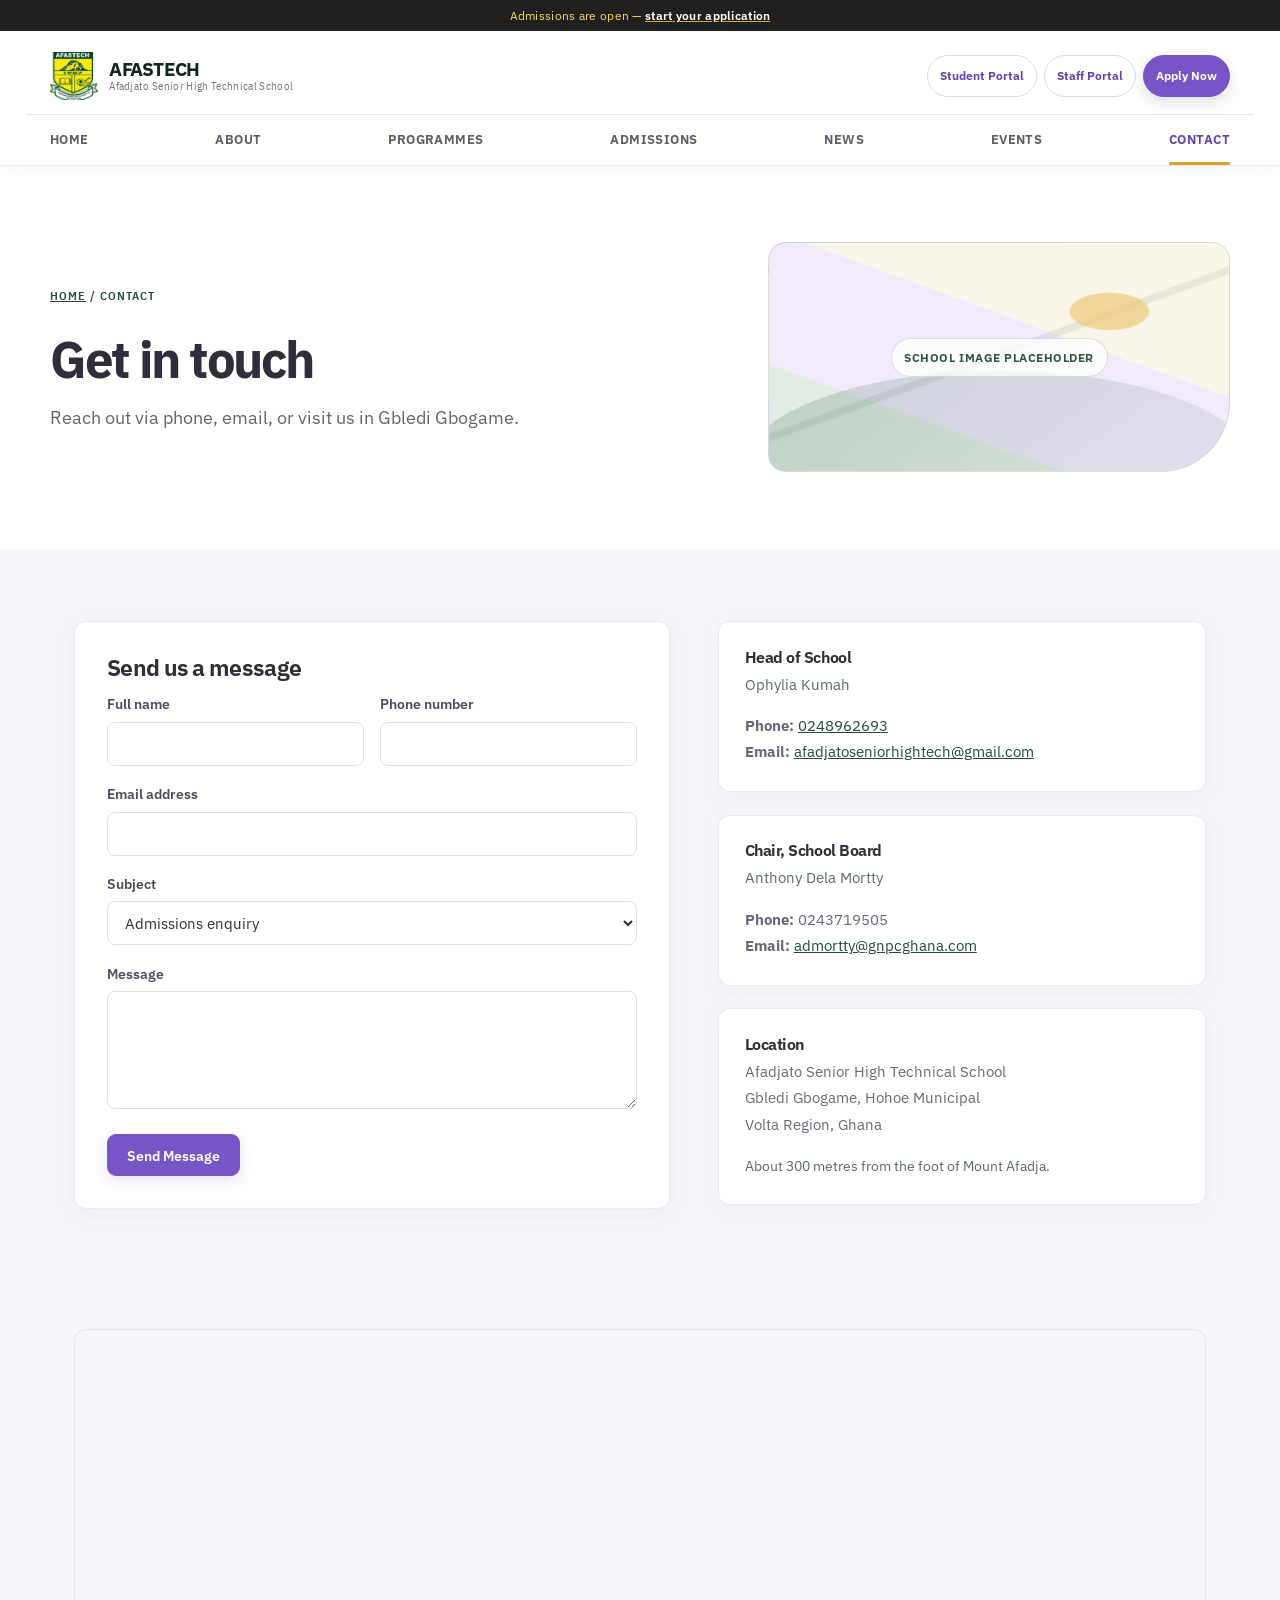
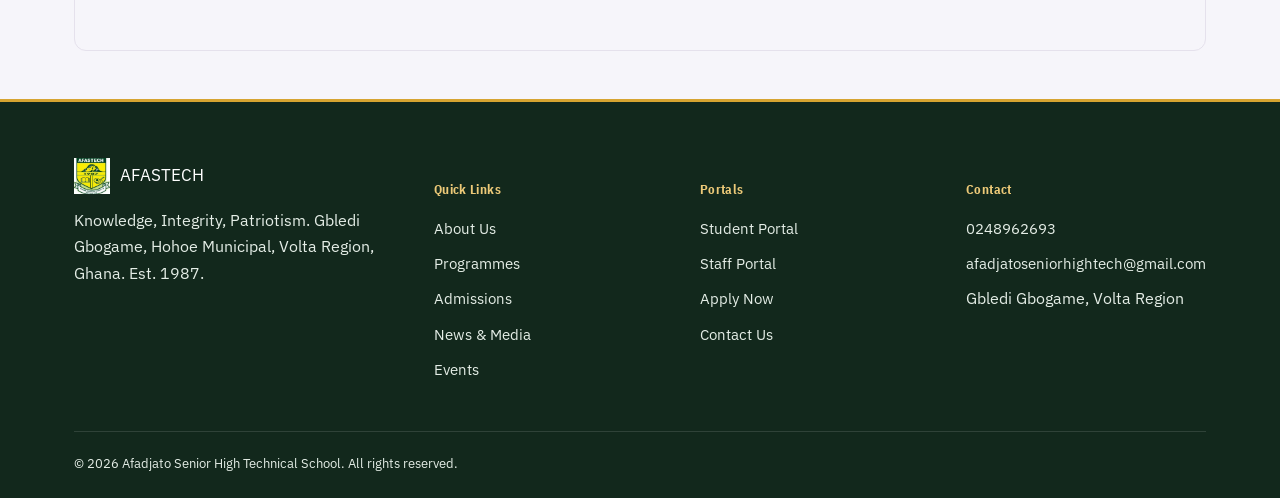
<file: afastech-website/contact.html>
<!DOCTYPE html>
<html lang="en">
<head>
<meta charset="UTF-8">
<meta name="viewport" content="width=device-width, initial-scale=1.0">
<title>Contact Us — AFASTECH</title>
<meta name="description" content="Get in touch with Afadjato Senior High Technical School, Gbledi Gbogame, Hohoe Municipal, Volta Region.">
<link rel="icon" href="assets/afastech-crest.jpg" type="image/jpeg">
<link rel="preconnect" href="https://fonts.googleapis.com">
<link href="https://fonts.googleapis.com/css2?family=IBM+Plex+Serif:wght@500;600;700&family=IBM+Plex+Sans:wght@400;500;600&family=IBM+Plex+Sans+Condensed:wght@500;600&display=swap" rel="stylesheet">
<link rel="stylesheet" href="css/style.css">
</head>
<body data-page="contact">
<a class="skip-link" href="#main">Skip to main content</a>

<header class="site-header">
  <div class="announce-bar">
    <div class="announce-track">
      <span class="announce-copy">Admissions are open — <a href="admissions.html">start your application</a></span>
      <span class="announce-copy" aria-hidden="true">Admissions are open — <a href="admissions.html" tabindex="-1">start your application</a></span>
    </div>
  </div>
  <div class="container nav-row">
    <a class="brand" href="index.html">
      <img class="brand-crest" src="assets/afastech-crest.jpg" alt="AFASTECH school crest">
      <span class="brand-text"><span class="brand-name">AFASTECH</span><span class="brand-sub">Afadjato Senior High Technical School</span></span>
    </a>
    <nav class="main-nav" aria-label="Primary">
      <a href="index.html" data-nav="home">Home</a>
      <a href="about.html" data-nav="about">About</a>
      <a href="programmes.html" data-nav="programmes">Programmes</a>
      <a href="admissions.html" data-nav="admissions">Admissions</a>
      <a href="news.html" data-nav="news">News</a>
      <a href="events.html" data-nav="events">Events</a>
      <a href="contact.html" data-nav="contact">Contact</a>
      <a class="mobile-nav-action" href="portal-student.html">Student Portal</a>
      <a class="mobile-nav-action" href="portal-staff.html">Staff Portal</a>
      <a class="mobile-nav-action mobile-nav-apply" href="admissions.html">Apply Now</a>
    </nav>
    <div class="nav-actions">
      <a class="btn btn-outline btn-header" href="portal-student.html">Student Portal</a>
      <a class="btn btn-outline btn-header" href="portal-staff.html">Staff Portal</a>
      <a class="btn btn-primary btn-header" href="admissions.html">Apply Now</a>
      <button class="nav-toggle" aria-label="Toggle navigation" aria-expanded="false">
        <svg viewBox="0 0 24 24" fill="none" stroke="currentColor" stroke-width="2"><line x1="3" y1="6" x2="21" y2="6"/><line x1="3" y1="12" x2="21" y2="12"/><line x1="3" y1="18" x2="21" y2="18"/></svg>
      </button>
    </div>
  </div>
</header>

<main id="main">

  <section class="page-hero">
    <img class="hero-contours" src="assets/contours.svg" alt="" style="opacity:0.3;">
    <div class="container" style="position:relative; z-index:2;">
      <span class="breadcrumb"><a href="index.html">Home</a> / Contact</span>
      <h1>Get in touch</h1>
      <p>Reach out via phone, email, or visit us in Gbledi Gbogame.</p>
    </div>
    <div class="page-hero-image-placeholder" role="img" aria-label="Image placeholder for Afadjato Senior High Technical School">
      <span>School image placeholder</span>
    </div>
  </section>

  <section>
    <div class="container two-col">
      <div>
        <div class="form-card">
          <h3>Send us a message</h3>
          <form id="contact-form" novalidate onsubmit="event.preventDefault(); document.getElementById('contact-alert').className='alert alert-success show'; this.reset();">
            <div id="contact-alert" class="alert alert-success" role="status">Thank you — your message has been noted. (Demo form: connect a backend or mail service to receive messages.)</div>
            <div class="field-row">
              <div class="field"><label for="cName">Full name</label><input type="text" id="cName" required></div>
              <div class="field"><label for="cPhone">Phone number</label><input type="tel" id="cPhone" required></div>
            </div>
            <div class="field"><label for="cEmail">Email address</label><input type="email" id="cEmail" required></div>
            <div class="field"><label for="cSubject">Subject</label>
              <select id="cSubject">
                <option>Admissions enquiry</option>
                <option>General enquiry</option>
                <option>Staff / partnership enquiry</option>
                <option>Other</option>
              </select>
            </div>
            <div class="field"><label for="cMessage">Message</label><textarea id="cMessage" rows="5" required></textarea></div>
            <button class="btn btn-primary" type="submit">Send Message</button>
          </form>
        </div>
      </div>

      <div>
        <div class="card" style="margin-bottom:1.4rem;">
          <h4>Head of School</h4>
          <p style="color:var(--stone);">Ophylia Kumah</p>
          <p><strong>Phone:</strong> <a href="tel:0248962693">0248962693</a><br>
          <strong>Email:</strong> <a href="mailto:afadjatoseniorhightech@gmail.com">afadjatoseniorhightech@gmail.com</a></p>
        </div>
        <div class="card" style="margin-bottom:1.4rem;">
          <h4>Chair, School Board</h4>
          <p style="color:var(--stone);">Anthony Dela Mortty</p>
          <p><strong>Phone:</strong> 0243719505<br>
          <strong>Email:</strong> <a href="mailto:admortty@gnpcghana.com">admortty@gnpcghana.com</a></p>
        </div>
        <div class="card">
          <h4>Location</h4>
          <p>Afadjato Senior High Technical School<br>Gbledi Gbogame, Hohoe Municipal<br>Volta Region, Ghana</p>
          <p style="color:var(--stone); font-size:0.9rem;">About 300 metres from the foot of Mount Afadja.</p>
        </div>
      </div>
    </div>
  </section>

  <section class="section-tight">
    <div class="container">
      <div class="map-embed">
        <iframe title="Map showing Gbledi Gbogame, Hohoe Municipal, Volta Region, Ghana" src="https://maps.google.com/maps?q=Gbledi%20Gbogame%2C%20Volta%20Region%2C%20Ghana&z=12&output=embed" loading="lazy"></iframe>
      </div>
    </div>
  </section>

</main>

<footer class="site-footer">
  <div class="container">
    <div class="footer-grid">
      <div>
        <div class="footer-brand"><img class="brand-crest" src="assets/afastech-crest.jpg" alt="AFASTECH school crest"><span>AFASTECH</span></div>
        <p style="color:var(--forest-100); max-width:32ch;">Knowledge, Integrity, Patriotism. Gbledi Gbogame, Hohoe Municipal, Volta Region, Ghana. Est. 1987.</p>
      </div>
      <div class="footer-col"><h5>Quick Links</h5><ul>
        <li><a href="about.html">About Us</a></li>
        <li><a href="programmes.html">Programmes</a></li>
        <li><a href="admissions.html">Admissions</a></li>
        <li><a href="news.html">News &amp; Media</a></li>
        <li><a href="events.html">Events</a></li>
      </ul></div>
      <div class="footer-col"><h5>Portals</h5><ul>
        <li><a href="portal-student.html">Student Portal</a></li>
        <li><a href="portal-staff.html">Staff Portal</a></li>
        <li><a href="admissions.html">Apply Now</a></li>
        <li><a href="contact.html">Contact Us</a></li>
      </ul></div>
      <div class="footer-col"><h5>Contact</h5><ul>
        <li><a href="tel:0248962693">0248962693</a></li>
        <li><a href="mailto:afadjatoseniorhightech@gmail.com">afadjatoseniorhightech@gmail.com</a></li>
        <li>Gbledi Gbogame, Volta Region</li>
      </ul></div>
    </div>
    <div class="footer-bottom">
      <span>© <span data-year></span> Afadjato Senior High Technical School. All rights reserved.</span>
    </div>
  </div>
</footer>

<script src="js/main.js"></script>
</body>
</html>
</file>
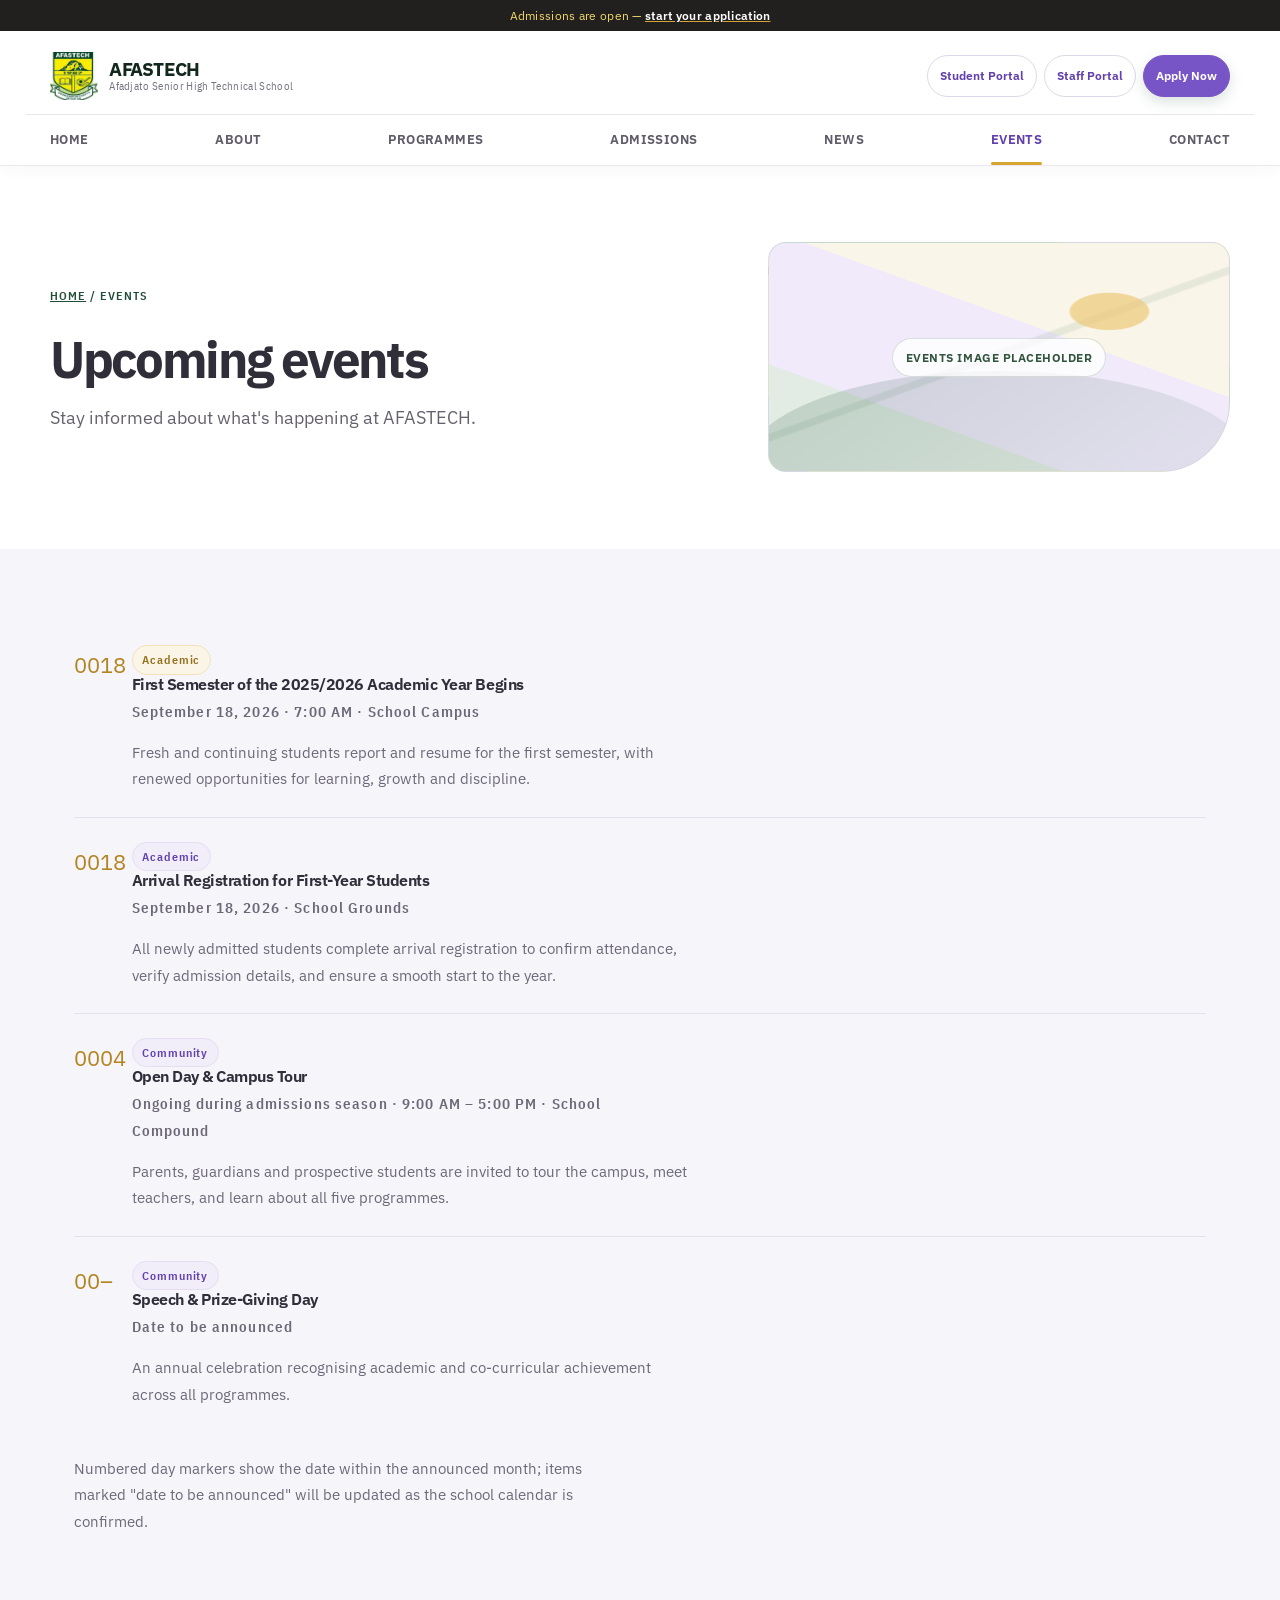
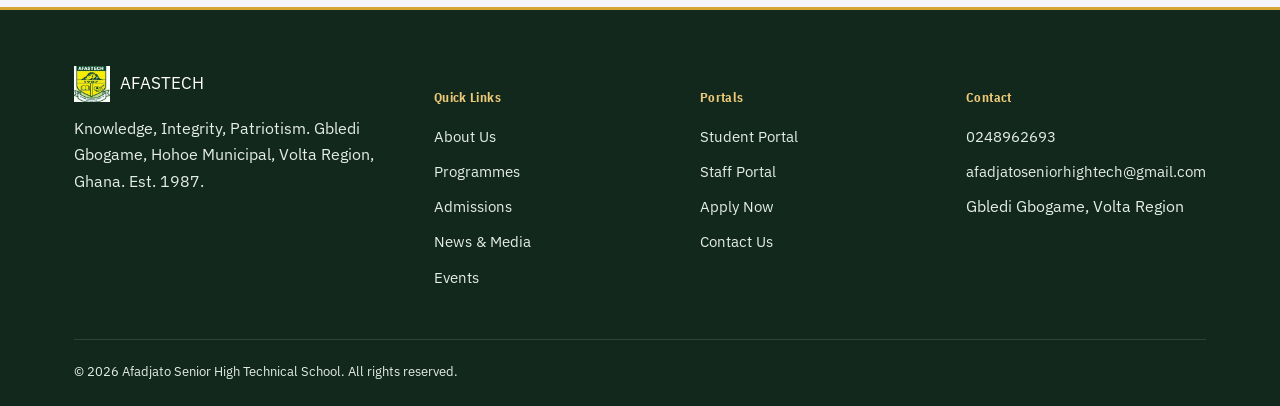
<file: afastech-website/events.html>
<!DOCTYPE html>
<html lang="en">
<head>
<meta charset="UTF-8">
<meta name="viewport" content="width=device-width, initial-scale=1.0">
<title>Events — AFASTECH</title>
<meta name="description" content="Upcoming events at Afadjato Senior High Technical School.">
<link rel="icon" href="assets/afastech-crest.jpg" type="image/jpeg">
<link rel="preconnect" href="https://fonts.googleapis.com">
<link href="https://fonts.googleapis.com/css2?family=IBM+Plex+Serif:wght@500;600;700&family=IBM+Plex+Sans:wght@400;500;600&family=IBM+Plex+Sans+Condensed:wght@500;600&display=swap" rel="stylesheet">
<link rel="stylesheet" href="css/style.css">
</head>
<body data-page="events">
<a class="skip-link" href="#main">Skip to main content</a>

<header class="site-header">
  <div class="announce-bar">
    <div class="announce-track">
      <span class="announce-copy">Admissions are open — <a href="admissions.html">start your application</a></span>
      <span class="announce-copy" aria-hidden="true">Admissions are open — <a href="admissions.html" tabindex="-1">start your application</a></span>
    </div>
  </div>
  <div class="container nav-row">
    <a class="brand" href="index.html">
      <img class="brand-crest" src="assets/afastech-crest.jpg" alt="AFASTECH school crest">
      <span class="brand-text"><span class="brand-name">AFASTECH</span><span class="brand-sub">Afadjato Senior High Technical School</span></span>
    </a>
    <nav class="main-nav" aria-label="Primary">
      <a href="index.html" data-nav="home">Home</a>
      <a href="about.html" data-nav="about">About</a>
      <a href="programmes.html" data-nav="programmes">Programmes</a>
      <a href="admissions.html" data-nav="admissions">Admissions</a>
      <a href="news.html" data-nav="news">News</a>
      <a href="events.html" data-nav="events">Events</a>
      <a href="contact.html" data-nav="contact">Contact</a>
      <a class="mobile-nav-action" href="portal-student.html">Student Portal</a>
      <a class="mobile-nav-action" href="portal-staff.html">Staff Portal</a>
      <a class="mobile-nav-action mobile-nav-apply" href="admissions.html">Apply Now</a>
    </nav>
    <div class="nav-actions">
      <a class="btn btn-outline btn-header" href="portal-student.html">Student Portal</a>
      <a class="btn btn-outline btn-header" href="portal-staff.html">Staff Portal</a>
      <a class="btn btn-primary btn-header" href="admissions.html">Apply Now</a>
      <button class="nav-toggle" aria-label="Toggle navigation" aria-expanded="false">
        <svg viewBox="0 0 24 24" fill="none" stroke="currentColor" stroke-width="2"><line x1="3" y1="6" x2="21" y2="6"/><line x1="3" y1="12" x2="21" y2="12"/><line x1="3" y1="18" x2="21" y2="18"/></svg>
      </button>
    </div>
  </div>
</header>

<main id="main">

  <section class="page-hero">
    <img class="hero-contours" src="assets/contours.svg" alt="" style="opacity:0.3;">
    <div class="container" style="position:relative; z-index:2;">
      <span class="breadcrumb"><a href="index.html">Home</a> / Events</span>
      <h1>Upcoming events</h1>
      <p>Stay informed about what's happening at AFASTECH.</p>
    </div>
    <div class="page-hero-image-placeholder" role="img" aria-label="Image placeholder for AFASTECH school events">
      <span>Events image placeholder</span>
    </div>
  </section>

  <section>
    <div class="container">
      <ol class="step-list">
        <li class="step-item">
          <span class="step-num" style="counter-increment:none;">18</span>
          <div class="step-body">
            <span class="tag tag-gold">Academic</span>
            <h4>First Semester of the 2025/2026 Academic Year Begins</h4>
            <p class="news-meta">September 18, 2026 · 7:00 AM · School Campus</p>
            <p>Fresh and continuing students report and resume for the first semester, with renewed opportunities for learning, growth and discipline.</p>
          </div>
        </li>
        <li class="step-item">
          <span class="step-num" style="counter-increment:none;">18</span>
          <div class="step-body">
            <span class="tag">Academic</span>
            <h4>Arrival Registration for First-Year Students</h4>
            <p class="news-meta">September 18, 2026 · School Grounds</p>
            <p>All newly admitted students complete arrival registration to confirm attendance, verify admission details, and ensure a smooth start to the year.</p>
          </div>
        </li>
        <li class="step-item">
          <span class="step-num" style="counter-increment:none;">04</span>
          <div class="step-body">
            <span class="tag">Community</span>
            <h4>Open Day &amp; Campus Tour</h4>
            <p class="news-meta">Ongoing during admissions season · 9:00 AM – 5:00 PM · School Compound</p>
            <p>Parents, guardians and prospective students are invited to tour the campus, meet teachers, and learn about all five programmes.</p>
          </div>
        </li>
        <li class="step-item">
          <span class="step-num" style="counter-increment:none;">–</span>
          <div class="step-body">
            <span class="tag">Community</span>
            <h4>Speech &amp; Prize-Giving Day</h4>
            <p class="news-meta">Date to be announced</p>
            <p>An annual celebration recognising academic and co-curricular achievement across all programmes.</p>
          </div>
        </li>
      </ol>
      <p class="hint" style="margin-top:1.5rem;">Numbered day markers show the date within the announced month; items marked "date to be announced" will be updated as the school calendar is confirmed.</p>
    </div>
  </section>

</main>

<footer class="site-footer">
  <div class="container">
    <div class="footer-grid">
      <div>
        <div class="footer-brand"><img class="brand-crest" src="assets/afastech-crest.jpg" alt="AFASTECH school crest"><span>AFASTECH</span></div>
        <p style="color:var(--forest-100); max-width:32ch;">Knowledge, Integrity, Patriotism. Gbledi Gbogame, Hohoe Municipal, Volta Region, Ghana. Est. 1987.</p>
      </div>
      <div class="footer-col"><h5>Quick Links</h5><ul>
        <li><a href="about.html">About Us</a></li>
        <li><a href="programmes.html">Programmes</a></li>
        <li><a href="admissions.html">Admissions</a></li>
        <li><a href="news.html">News &amp; Media</a></li>
        <li><a href="events.html">Events</a></li>
      </ul></div>
      <div class="footer-col"><h5>Portals</h5><ul>
        <li><a href="portal-student.html">Student Portal</a></li>
        <li><a href="portal-staff.html">Staff Portal</a></li>
        <li><a href="admissions.html">Apply Now</a></li>
        <li><a href="contact.html">Contact Us</a></li>
      </ul></div>
      <div class="footer-col"><h5>Contact</h5><ul>
        <li><a href="tel:0248962693">0248962693</a></li>
        <li><a href="mailto:afadjatoseniorhightech@gmail.com">afadjatoseniorhightech@gmail.com</a></li>
        <li>Gbledi Gbogame, Volta Region</li>
      </ul></div>
    </div>
    <div class="footer-bottom">
      <span>© <span data-year></span> Afadjato Senior High Technical School. All rights reserved.</span>
    </div>
  </div>
</footer>

<script src="js/main.js"></script>
</body>
</html>
</file>
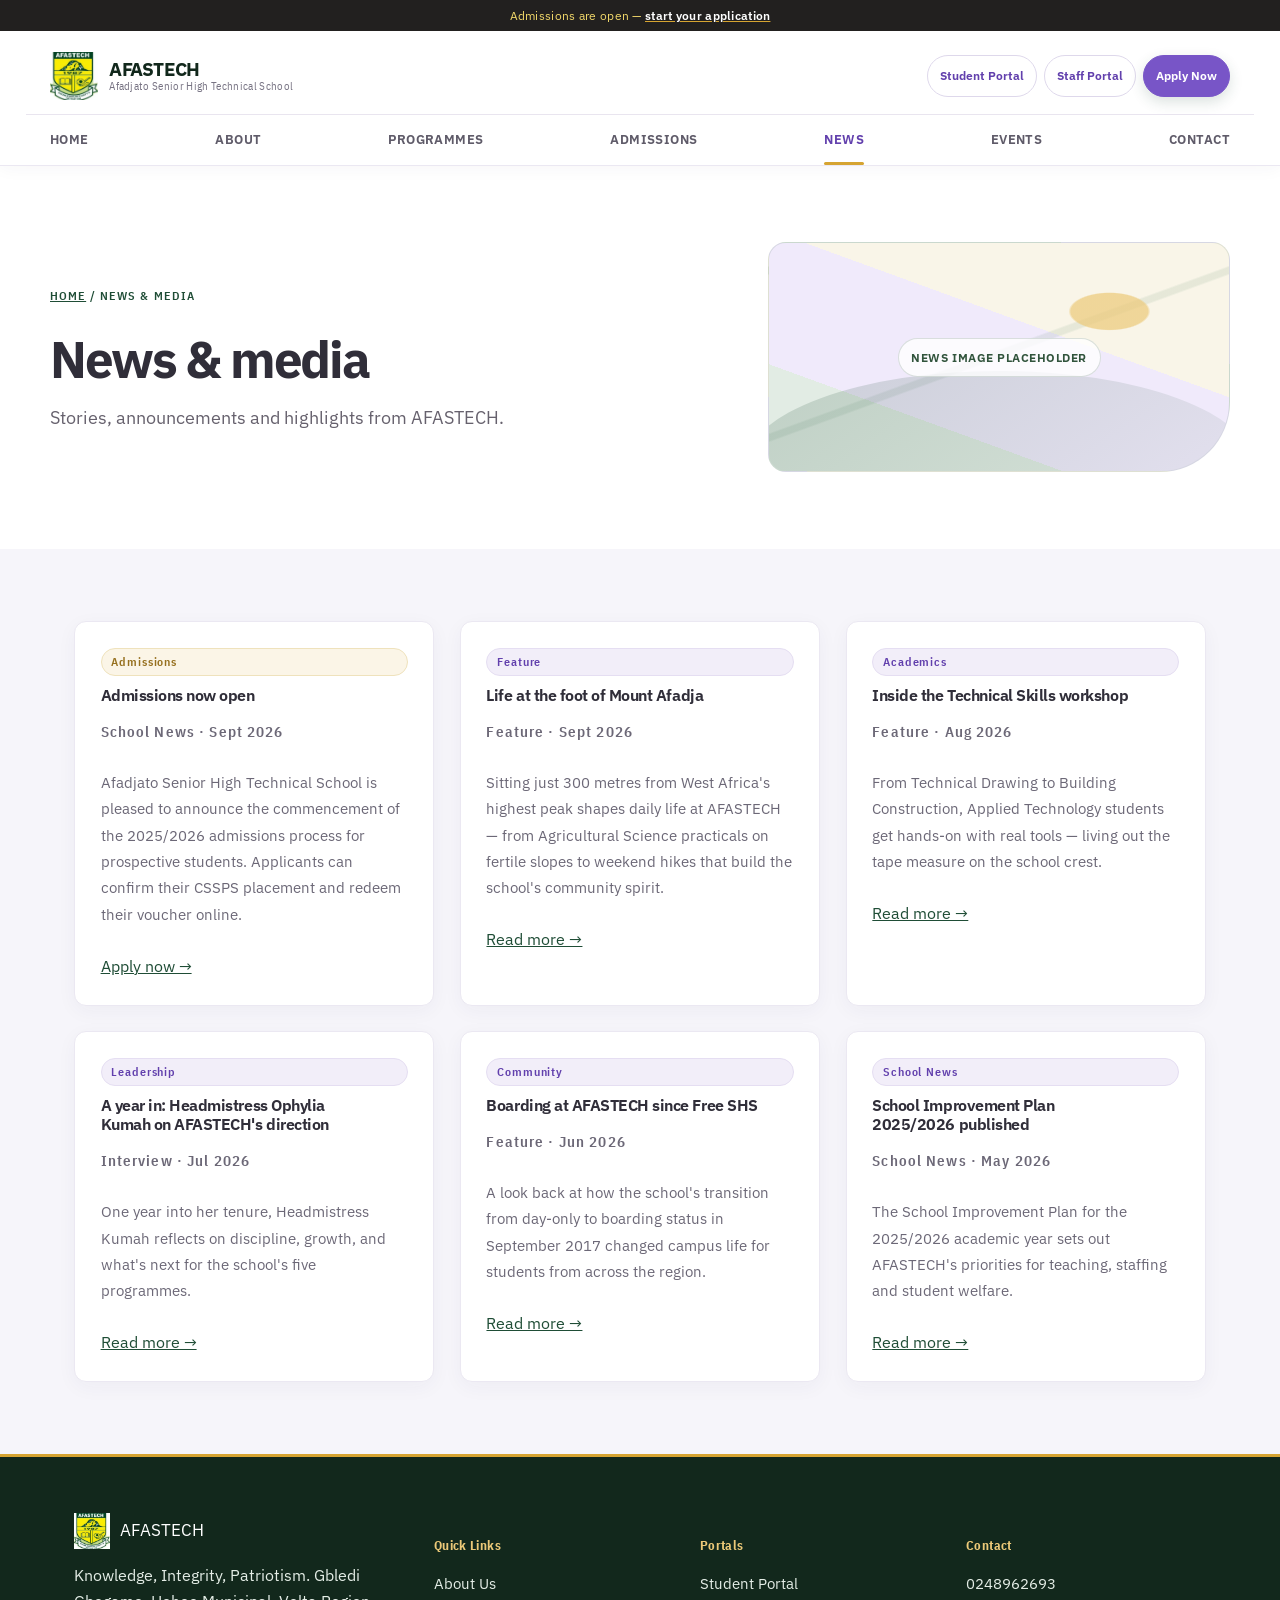
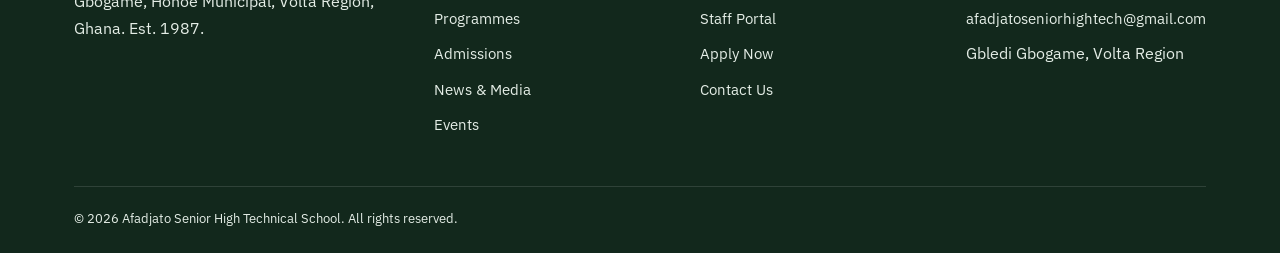
<file: afastech-website/news.html>
<!DOCTYPE html>
<html lang="en">
<head>
<meta charset="UTF-8">
<meta name="viewport" content="width=device-width, initial-scale=1.0">
<title>News &amp; Media — AFASTECH</title>
<meta name="description" content="Latest stories, announcements and highlights from Afadjato Senior High Technical School.">
<link rel="icon" href="assets/afastech-crest.jpg" type="image/jpeg">
<link rel="preconnect" href="https://fonts.googleapis.com">
<link href="https://fonts.googleapis.com/css2?family=IBM+Plex+Serif:wght@500;600;700&family=IBM+Plex+Sans:wght@400;500;600&family=IBM+Plex+Sans+Condensed:wght@500;600&display=swap" rel="stylesheet">
<link rel="stylesheet" href="css/style.css">
</head>
<body data-page="news">
<a class="skip-link" href="#main">Skip to main content</a>

<header class="site-header">
  <div class="announce-bar">
    <div class="announce-track">
      <span class="announce-copy">Admissions are open — <a href="admissions.html">start your application</a></span>
      <span class="announce-copy" aria-hidden="true">Admissions are open — <a href="admissions.html" tabindex="-1">start your application</a></span>
    </div>
  </div>
  <div class="container nav-row">
    <a class="brand" href="index.html">
      <img class="brand-crest" src="assets/afastech-crest.jpg" alt="AFASTECH school crest">
      <span class="brand-text"><span class="brand-name">AFASTECH</span><span class="brand-sub">Afadjato Senior High Technical School</span></span>
    </a>
    <nav class="main-nav" aria-label="Primary">
      <a href="index.html" data-nav="home">Home</a>
      <a href="about.html" data-nav="about">About</a>
      <a href="programmes.html" data-nav="programmes">Programmes</a>
      <a href="admissions.html" data-nav="admissions">Admissions</a>
      <a href="news.html" data-nav="news">News</a>
      <a href="events.html" data-nav="events">Events</a>
      <a href="contact.html" data-nav="contact">Contact</a>
      <a class="mobile-nav-action" href="portal-student.html">Student Portal</a>
      <a class="mobile-nav-action" href="portal-staff.html">Staff Portal</a>
      <a class="mobile-nav-action mobile-nav-apply" href="admissions.html">Apply Now</a>
    </nav>
    <div class="nav-actions">
      <a class="btn btn-outline btn-header" href="portal-student.html">Student Portal</a>
      <a class="btn btn-outline btn-header" href="portal-staff.html">Staff Portal</a>
      <a class="btn btn-primary btn-header" href="admissions.html">Apply Now</a>
      <button class="nav-toggle" aria-label="Toggle navigation" aria-expanded="false">
        <svg viewBox="0 0 24 24" fill="none" stroke="currentColor" stroke-width="2"><line x1="3" y1="6" x2="21" y2="6"/><line x1="3" y1="12" x2="21" y2="12"/><line x1="3" y1="18" x2="21" y2="18"/></svg>
      </button>
    </div>
  </div>
</header>

<main id="main">

  <section class="page-hero">
    <img class="hero-contours" src="assets/contours.svg" alt="" style="opacity:0.3;">
    <div class="container" style="position:relative; z-index:2;">
      <span class="breadcrumb"><a href="index.html">Home</a> / News &amp; Media</span>
      <h1>News &amp; media</h1>
      <p>Stories, announcements and highlights from AFASTECH.</p>
    </div>
    <div class="page-hero-image-placeholder" role="img" aria-label="Image placeholder for AFASTECH news">
      <span>News image placeholder</span>
    </div>
  </section>

  <section>
    <div class="container">
      <div class="grid grid-3">

        <article class="card news-card">
          <span class="tag tag-gold">Admissions</span>
          <h4>Admissions now open</h4>
          <p class="news-meta">School News · Sept 2026</p>
          <p>Afadjato Senior High Technical School is pleased to announce the commencement of the 2025/2026 admissions process for prospective students. Applicants can confirm their CSSPS placement and redeem their voucher online.</p>
          <a href="admissions.html">Apply now →</a>
        </article>

        <article class="card news-card">
          <span class="tag">Feature</span>
          <h4>Life at the foot of Mount Afadja</h4>
          <p class="news-meta">Feature · Sept 2026</p>
          <p>Sitting just 300 metres from West Africa's highest peak shapes daily life at AFASTECH — from Agricultural Science practicals on fertile slopes to weekend hikes that build the school's community spirit.</p>
          <a href="#">Read more →</a>
        </article>

        <article class="card news-card">
          <span class="tag">Academics</span>
          <h4>Inside the Technical Skills workshop</h4>
          <p class="news-meta">Feature · Aug 2026</p>
          <p>From Technical Drawing to Building Construction, Applied Technology students get hands-on with real tools — living out the tape measure on the school crest.</p>
          <a href="#">Read more →</a>
        </article>

        <article class="card news-card">
          <span class="tag">Leadership</span>
          <h4>A year in: Headmistress Ophylia Kumah on AFASTECH's direction</h4>
          <p class="news-meta">Interview · Jul 2026</p>
          <p>One year into her tenure, Headmistress Kumah reflects on discipline, growth, and what's next for the school's five programmes.</p>
          <a href="#">Read more →</a>
        </article>

        <article class="card news-card">
          <span class="tag">Community</span>
          <h4>Boarding at AFASTECH since Free SHS</h4>
          <p class="news-meta">Feature · Jun 2026</p>
          <p>A look back at how the school's transition from day-only to boarding status in September 2017 changed campus life for students from across the region.</p>
          <a href="#">Read more →</a>
        </article>

        <article class="card news-card">
          <span class="tag">School News</span>
          <h4>School Improvement Plan 2025/2026 published</h4>
          <p class="news-meta">School News · May 2026</p>
          <p>The School Improvement Plan for the 2025/2026 academic year sets out AFASTECH's priorities for teaching, staffing and student welfare.</p>
          <a href="#">Read more →</a>
        </article>

      </div>
    </div>
  </section>

</main>

<footer class="site-footer">
  <div class="container">
    <div class="footer-grid">
      <div>
        <div class="footer-brand"><img class="brand-crest" src="assets/afastech-crest.jpg" alt="AFASTECH school crest"><span>AFASTECH</span></div>
        <p style="color:var(--forest-100); max-width:32ch;">Knowledge, Integrity, Patriotism. Gbledi Gbogame, Hohoe Municipal, Volta Region, Ghana. Est. 1987.</p>
      </div>
      <div class="footer-col"><h5>Quick Links</h5><ul>
        <li><a href="about.html">About Us</a></li>
        <li><a href="programmes.html">Programmes</a></li>
        <li><a href="admissions.html">Admissions</a></li>
        <li><a href="news.html">News &amp; Media</a></li>
        <li><a href="events.html">Events</a></li>
      </ul></div>
      <div class="footer-col"><h5>Portals</h5><ul>
        <li><a href="portal-student.html">Student Portal</a></li>
        <li><a href="portal-staff.html">Staff Portal</a></li>
        <li><a href="admissions.html">Apply Now</a></li>
        <li><a href="contact.html">Contact Us</a></li>
      </ul></div>
      <div class="footer-col"><h5>Contact</h5><ul>
        <li><a href="tel:0248962693">0248962693</a></li>
        <li><a href="mailto:afadjatoseniorhightech@gmail.com">afadjatoseniorhightech@gmail.com</a></li>
        <li>Gbledi Gbogame, Volta Region</li>
      </ul></div>
    </div>
    <div class="footer-bottom">
      <span>© <span data-year></span> Afadjato Senior High Technical School. All rights reserved.</span>
    </div>
  </div>
</footer>

<script src="js/main.js"></script>
</body>
</html>
</file>
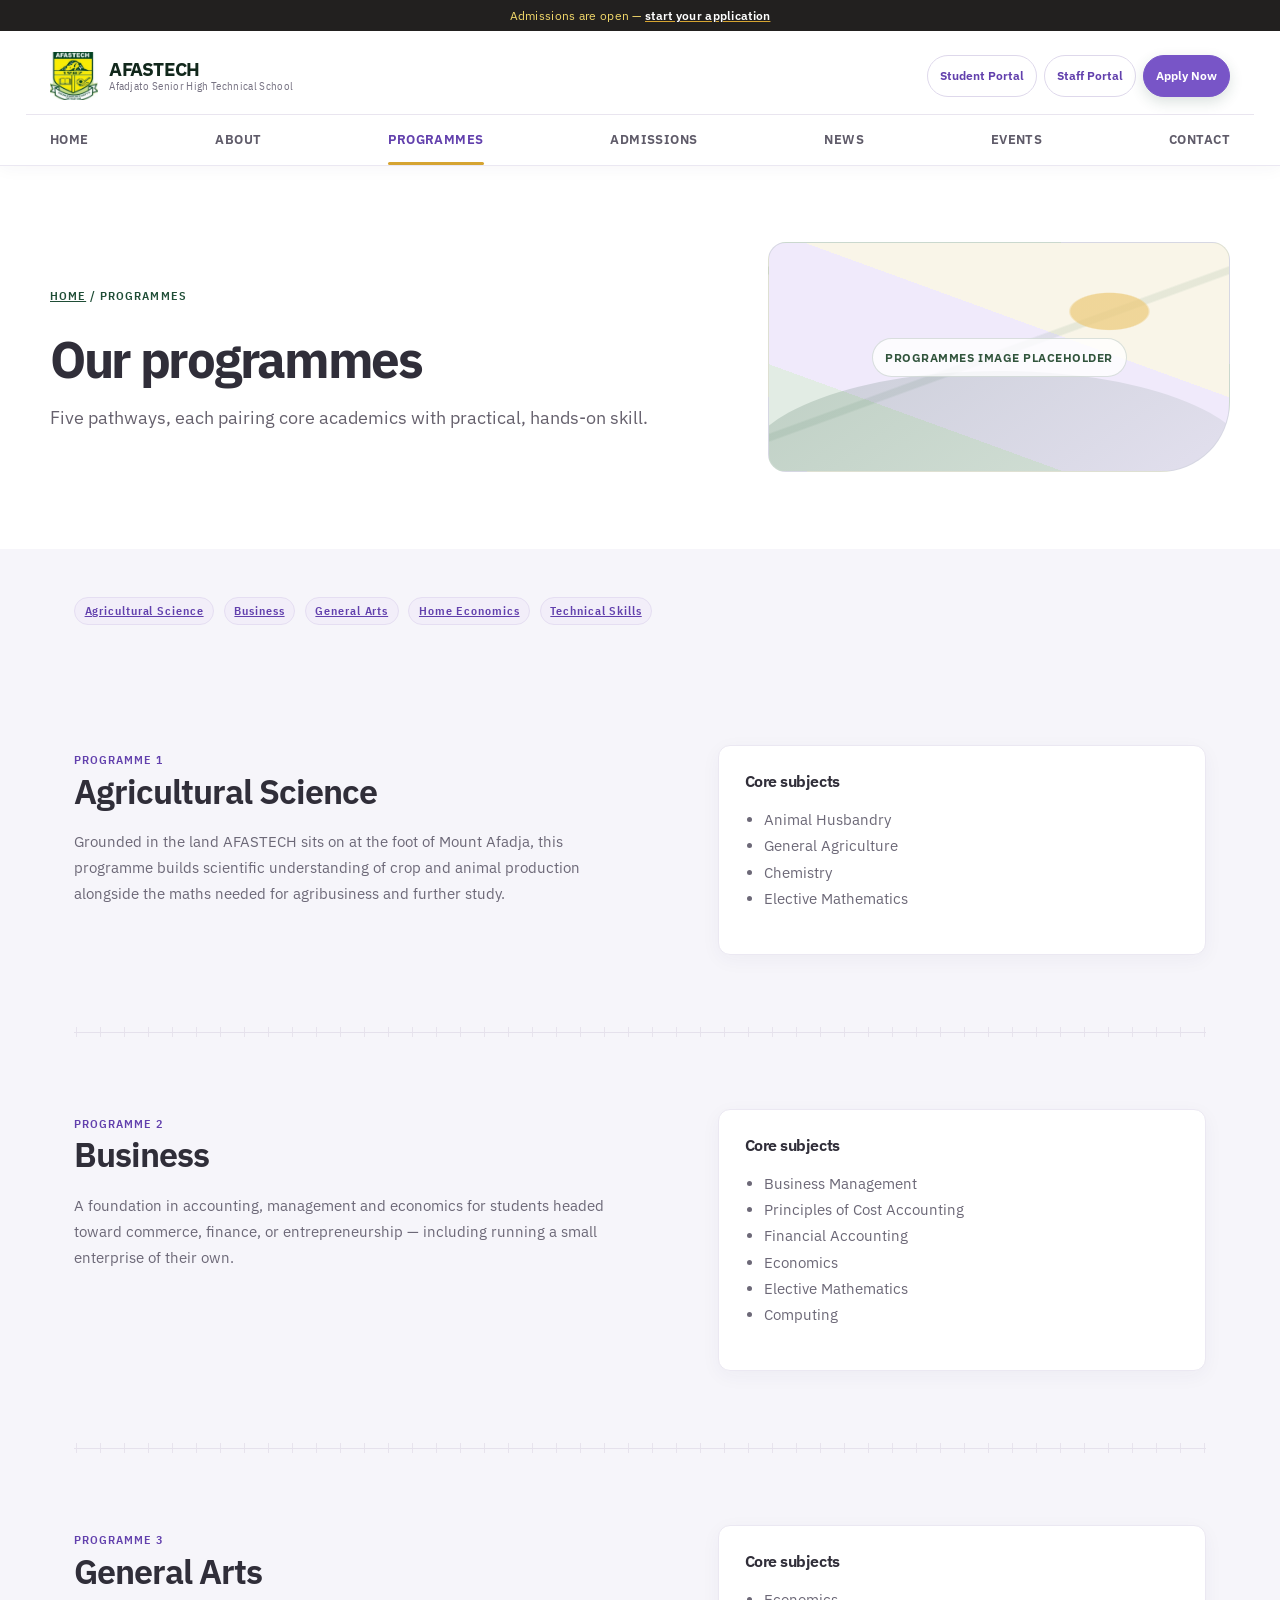
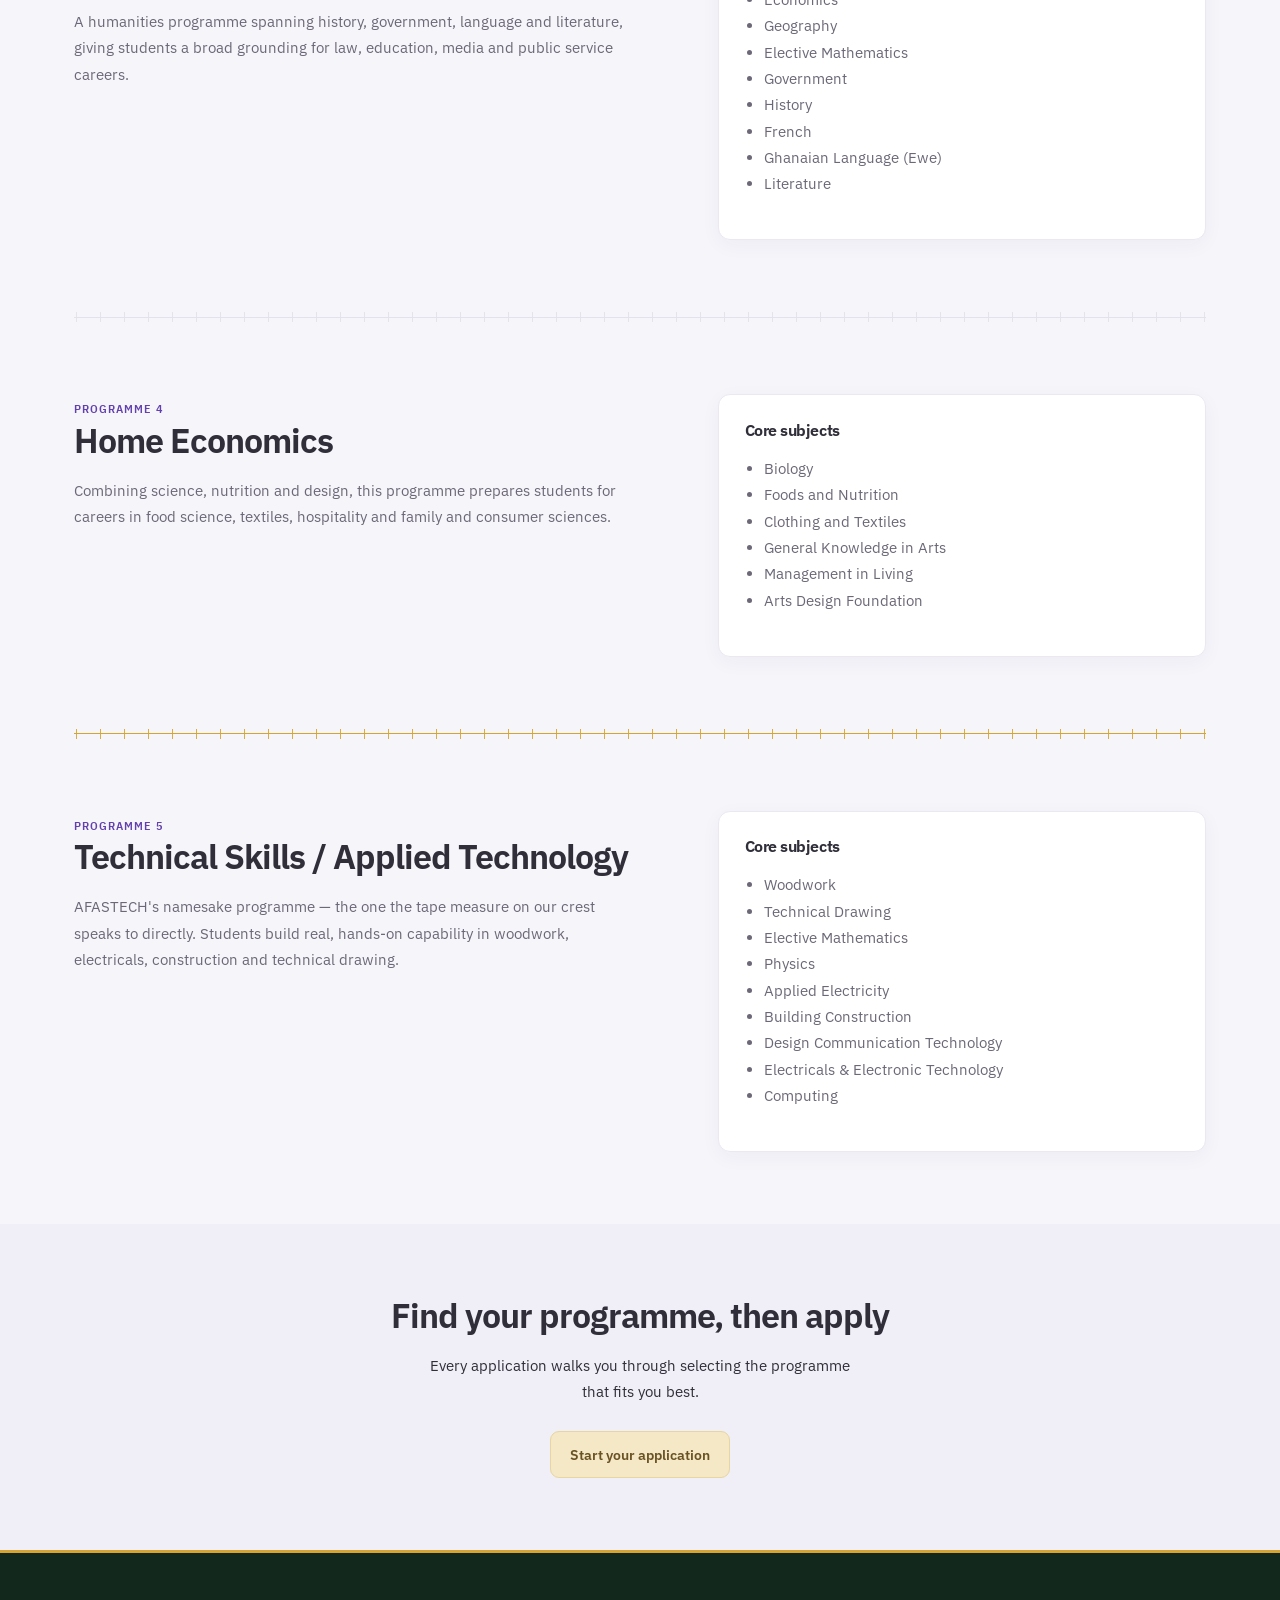
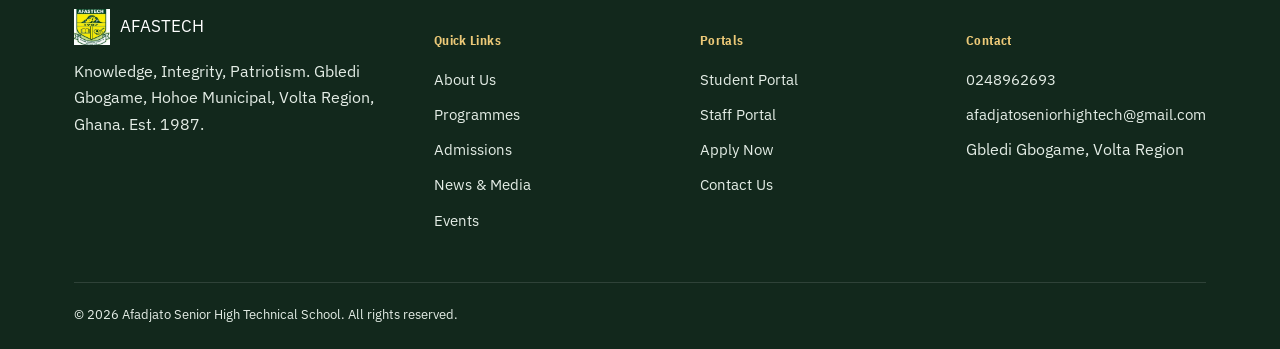
<file: afastech-website/programmes.html>
<!DOCTYPE html>
<html lang="en">
<head>
<meta charset="UTF-8">
<meta name="viewport" content="width=device-width, initial-scale=1.0">
<title>Programmes — AFASTECH</title>
<meta name="description" content="AFASTECH offers Agricultural Science, Business, General Arts, Home Economics and Technical Skills / Applied Technology.">
<link rel="icon" href="assets/afastech-crest.jpg" type="image/jpeg">
<link rel="preconnect" href="https://fonts.googleapis.com">
<link href="https://fonts.googleapis.com/css2?family=IBM+Plex+Serif:wght@500;600;700&family=IBM+Plex+Sans:wght@400;500;600&family=IBM+Plex+Sans+Condensed:wght@500;600&display=swap" rel="stylesheet">
<link rel="stylesheet" href="css/style.css">
</head>
<body data-page="programmes">
<a class="skip-link" href="#main">Skip to main content</a>

<header class="site-header">
  <div class="announce-bar">
    <div class="announce-track">
      <span class="announce-copy">Admissions are open — <a href="admissions.html">start your application</a></span>
      <span class="announce-copy" aria-hidden="true">Admissions are open — <a href="admissions.html" tabindex="-1">start your application</a></span>
    </div>
  </div>
  <div class="container nav-row">
    <a class="brand" href="index.html">
      <img class="brand-crest" src="assets/afastech-crest.jpg" alt="AFASTECH school crest">
      <span class="brand-text"><span class="brand-name">AFASTECH</span><span class="brand-sub">Afadjato Senior High Technical School</span></span>
    </a>
    <nav class="main-nav" aria-label="Primary">
      <a href="index.html" data-nav="home">Home</a>
      <a href="about.html" data-nav="about">About</a>
      <a href="programmes.html" data-nav="programmes">Programmes</a>
      <a href="admissions.html" data-nav="admissions">Admissions</a>
      <a href="news.html" data-nav="news">News</a>
      <a href="events.html" data-nav="events">Events</a>
      <a href="contact.html" data-nav="contact">Contact</a>
      <a class="mobile-nav-action" href="portal-student.html">Student Portal</a>
      <a class="mobile-nav-action" href="portal-staff.html">Staff Portal</a>
      <a class="mobile-nav-action mobile-nav-apply" href="admissions.html">Apply Now</a>
    </nav>
    <div class="nav-actions">
      <a class="btn btn-outline btn-header" href="portal-student.html">Student Portal</a>
      <a class="btn btn-outline btn-header" href="portal-staff.html">Staff Portal</a>
      <a class="btn btn-primary btn-header" href="admissions.html">Apply Now</a>
      <button class="nav-toggle" aria-label="Toggle navigation" aria-expanded="false">
        <svg viewBox="0 0 24 24" fill="none" stroke="currentColor" stroke-width="2"><line x1="3" y1="6" x2="21" y2="6"/><line x1="3" y1="12" x2="21" y2="12"/><line x1="3" y1="18" x2="21" y2="18"/></svg>
      </button>
    </div>
  </div>
</header>

<main id="main">

  <section class="page-hero">
    <img class="hero-contours" src="assets/contours.svg" alt="" style="opacity:0.3;">
    <div class="container" style="position:relative; z-index:2;">
      <span class="breadcrumb"><a href="index.html">Home</a> / Programmes</span>
      <h1>Our programmes</h1>
      <p>Five pathways, each pairing core academics with practical, hands-on skill.</p>
    </div>
    <div class="page-hero-image-placeholder" role="img" aria-label="Image placeholder for AFASTECH programmes">
      <span>Programmes image placeholder</span>
    </div>
  </section>

  <section class="section-tight">
    <div class="container">
      <nav aria-label="Jump to programme" style="display:flex; gap:0.6rem; flex-wrap:wrap;">
        <a class="tag" href="#agric">Agricultural Science</a>
        <a class="tag" href="#business">Business</a>
        <a class="tag" href="#arts">General Arts</a>
        <a class="tag" href="#home-ec">Home Economics</a>
        <a class="tag" href="#technical">Technical Skills</a>
      </nav>
    </div>
  </section>

  <section id="agric">
    <div class="container two-col">
      <div>
        <span class="kicker">Programme 1</span>
        <h2>Agricultural Science</h2>
        <p>Grounded in the land AFASTECH sits on at the foot of Mount Afadja, this programme builds scientific understanding of crop and animal production alongside the maths needed for agribusiness and further study.</p>
      </div>
      <div class="card">
        <h4>Core subjects</h4>
        <ul class="subject-list">
          <li>Animal Husbandry</li>
          <li>General Agriculture</li>
          <li>Chemistry</li>
          <li>Elective Mathematics</li>
        </ul>
      </div>
    </div>
  </section>

  <div class="container"><div class="tick-rule"></div></div>

  <section id="business">
    <div class="container two-col">
      <div>
        <span class="kicker">Programme 2</span>
        <h2>Business</h2>
        <p>A foundation in accounting, management and economics for students headed toward commerce, finance, or entrepreneurship — including running a small enterprise of their own.</p>
      </div>
      <div class="card">
        <h4>Core subjects</h4>
        <ul class="subject-list">
          <li>Business Management</li>
          <li>Principles of Cost Accounting</li>
          <li>Financial Accounting</li>
          <li>Economics</li>
          <li>Elective Mathematics</li>
          <li>Computing</li>
        </ul>
      </div>
    </div>
  </section>

  <div class="container"><div class="tick-rule"></div></div>

  <section id="arts">
    <div class="container two-col">
      <div>
        <span class="kicker">Programme 3</span>
        <h2>General Arts</h2>
        <p>A humanities programme spanning history, government, language and literature, giving students a broad grounding for law, education, media and public service careers.</p>
      </div>
      <div class="card">
        <h4>Core subjects</h4>
        <ul class="subject-list">
          <li>Economics</li>
          <li>Geography</li>
          <li>Elective Mathematics</li>
          <li>Government</li>
          <li>History</li>
          <li>French</li>
          <li>Ghanaian Language (Ewe)</li>
          <li>Literature</li>
        </ul>
      </div>
    </div>
  </section>

  <div class="container"><div class="tick-rule"></div></div>

  <section id="home-ec">
    <div class="container two-col">
      <div>
        <span class="kicker">Programme 4</span>
        <h2>Home Economics</h2>
        <p>Combining science, nutrition and design, this programme prepares students for careers in food science, textiles, hospitality and family and consumer sciences.</p>
      </div>
      <div class="card">
        <h4>Core subjects</h4>
        <ul class="subject-list">
          <li>Biology</li>
          <li>Foods and Nutrition</li>
          <li>Clothing and Textiles</li>
          <li>General Knowledge in Arts</li>
          <li>Management in Living</li>
          <li>Arts Design Foundation</li>
        </ul>
      </div>
    </div>
  </section>

  <div class="container"><div class="tick-rule tick-gold"></div></div>

  <section id="technical">
    <div class="container two-col">
      <div>
        <span class="kicker">Programme 5</span>
        <h2>Technical Skills / Applied Technology</h2>
        <p>AFASTECH's namesake programme — the one the tape measure on our crest speaks to directly. Students build real, hands-on capability in woodwork, electricals, construction and technical drawing.</p>
      </div>
      <div class="card">
        <h4>Core subjects</h4>
        <ul class="subject-list">
          <li>Woodwork</li>
          <li>Technical Drawing</li>
          <li>Elective Mathematics</li>
          <li>Physics</li>
          <li>Applied Electricity</li>
          <li>Building Construction</li>
          <li>Design Communication Technology</li>
          <li>Electricals &amp; Electronic Technology</li>
          <li>Computing</li>
        </ul>
      </div>
    </div>
  </section>

  <section class="section-dark">
    <div class="container" style="text-align:center;">
      <h2>Find your programme, then apply</h2>
      <p style="max-width:50ch; margin:0 auto 1.6rem; color:var(--forest-100);">Every application walks you through selecting the programme that fits you best.</p>
      <a class="btn btn-gold" href="admissions.html">Start your application</a>
    </div>
  </section>

</main>

<footer class="site-footer">
  <div class="container">
    <div class="footer-grid">
      <div>
        <div class="footer-brand"><img class="brand-crest" src="assets/afastech-crest.jpg" alt="AFASTECH school crest"><span>AFASTECH</span></div>
        <p style="color:var(--forest-100); max-width:32ch;">Knowledge, Integrity, Patriotism. Gbledi Gbogame, Hohoe Municipal, Volta Region, Ghana. Est. 1987.</p>
      </div>
      <div class="footer-col"><h5>Quick Links</h5><ul>
        <li><a href="about.html">About Us</a></li>
        <li><a href="programmes.html">Programmes</a></li>
        <li><a href="admissions.html">Admissions</a></li>
        <li><a href="news.html">News &amp; Media</a></li>
        <li><a href="events.html">Events</a></li>
      </ul></div>
      <div class="footer-col"><h5>Portals</h5><ul>
        <li><a href="portal-student.html">Student Portal</a></li>
        <li><a href="portal-staff.html">Staff Portal</a></li>
        <li><a href="admissions.html">Apply Now</a></li>
        <li><a href="contact.html">Contact Us</a></li>
      </ul></div>
      <div class="footer-col"><h5>Contact</h5><ul>
        <li><a href="tel:0248962693">0248962693</a></li>
        <li><a href="mailto:afadjatoseniorhightech@gmail.com">afadjatoseniorhightech@gmail.com</a></li>
        <li>Gbledi Gbogame, Volta Region</li>
      </ul></div>
    </div>
    <div class="footer-bottom">
      <span>© <span data-year></span> Afadjato Senior High Technical School. All rights reserved.</span>
    </div>
  </div>
</footer>

<script src="js/main.js"></script>
</body>
</html>
</file>
<file: afastech-website/css/style.css>
/* ==========================================================================
   AFASTECH â€” Afadjato Senior High Technical School
   Design system: forest/gold palette drawn from the school crest,
   contour-line + measurement-tick motifs drawn from Mount Afadja and the
   Technical Drawing programme.
   ========================================================================== */

:root {
  /* Colour */
  --forest-900: #12281c;
  --forest-700: #1f4d36;
  --forest-600: #275e42;
  --forest-500: #3c7350;
  --forest-100: #e4ede6;
  --gold-600: #b3841f;
  --gold-500: #d6a431;
  --gold-300: #ecc978;
  --gold-100: #faf1dc;
  --paper: #f6f3ea;
  --paper-dim: #efeadb;
  --ink: #1c231d;
  --stone: #5f6b60;
  --stone-light: #8b9389;
  --line: #d8d2be;
  --white: #ffffff;
  --error: #a3341f;

  /* Type */
  --font-display: "IBM Plex Sans", -apple-system, "Segoe UI", sans-serif;
  --font-body: "IBM Plex Sans", -apple-system, "Segoe UI", sans-serif;
  --font-label: "IBM Plex Sans Condensed", "IBM Plex Sans", sans-serif;

  /* Scale */
  --step--1: clamp(0.83rem, 0.8rem + 0.15vw, 0.9rem);
  --step-0: clamp(1rem, 0.96rem + 0.2vw, 1.125rem);
  --step-1: clamp(1.2rem, 1.13rem + 0.35vw, 1.4rem);
  --step-2: clamp(1.5rem, 1.35rem + 0.75vw, 1.95rem);
  --step-3: clamp(1.9rem, 1.6rem + 1.5vw, 2.75rem);
  --step-4: clamp(2.4rem, 1.9rem + 2.5vw, 3.9rem);

  --max-w: 1180px;
  --radius: 3px;
}

*, *::before, *::after { box-sizing: border-box; }

html { scroll-behavior: smooth; }

@media (prefers-reduced-motion: reduce) {
  html { scroll-behavior: auto; }
  *, *::before, *::after {
    animation-duration: 0.01ms !important;
    animation-iteration-count: 1 !important;
    transition-duration: 0.01ms !important;
  }
}

body {
  margin: 0;
  background: var(--paper);
  color: var(--ink);
  font-family: var(--font-body);
  font-size: var(--step-0);
  line-height: 1.6;
  -webkit-font-smoothing: antialiased;
}

h1, h2, h3, h4 {
  font-family: var(--font-display);
  color: var(--forest-900);
  line-height: 1.15;
  margin: 0 0 0.5em;
  font-weight: 600;
}

h1 { font-size: var(--step-4); }
h2 { font-size: var(--step-3); }
h3 { font-size: var(--step-2); }
h4 { font-size: var(--step-1); }

p { margin: 0 0 1em; max-width: 62ch; }
p:last-child { margin-bottom: 0; }

a { color: var(--forest-700); }

img { max-width: 100%; display: block; }

ul, ol { padding-left: 1.2em; }

.container {
  max-width: var(--max-w);
  margin: 0 auto;
  padding: 0 1.5rem;
}

.visually-hidden {
  position: absolute;
  width: 1px; height: 1px;
  overflow: hidden;
  clip: rect(0 0 0 0);
  white-space: nowrap;
}

a:focus-visible,
button:focus-visible,
input:focus-visible,
select:focus-visible,
textarea:focus-visible {
  outline: 2px solid var(--gold-600);
  outline-offset: 2px;
}

/* --------------------------------------------------------------------
   Measurement-tick divider â€” echoes the crest's tape measure & the
   Technical Drawing programme. Used instead of a plain hairline rule.
   -------------------------------------------------------------------- */
.tick-rule {
  --tick-color: var(--line);
  height: 10px;
  width: 100%;
  background-image:
    linear-gradient(to right, var(--tick-color), var(--tick-color));
  background-size: 100% 1px;
  background-position: center;
  background-repeat: no-repeat;
  position: relative;
  margin: 0;
}
.tick-rule::before {
  content: "";
  position: absolute;
  inset: 0;
  background-image: repeating-linear-gradient(
    to right,
    var(--tick-color) 0,
    var(--tick-color) 1px,
    transparent 1px,
    transparent 24px
  );
  background-position: center;
  background-repeat: repeat-x;
  background-size: 24px 10px;
  opacity: 0.9;
}
.tick-rule.tick-gold { --tick-color: var(--gold-500); }

/* --------------------------------------------------------------------
   Header / nav
   -------------------------------------------------------------------- */
.site-header {
  background: var(--paper);
  border-bottom: 1px solid var(--line);
  position: sticky;
  top: 0;
  z-index: 40;
}

.announce-bar {
  background: var(--forest-900);
  color: var(--gold-300);
  font-family: var(--font-label);
  font-size: var(--step--1);
  overflow: hidden;
  padding: 0.55rem 0;
  white-space: nowrap;
}
.announce-bar a { color: var(--gold-300); text-decoration: underline; }
.announce-track {
  display: flex;
  width: max-content;
  animation: admissions-scroll 28s linear infinite;
}
.announce-copy { flex: 0 0 auto; padding: 0 2.5rem; }
.announce-bar:hover .announce-track,
.announce-bar:focus-within .announce-track { animation-play-state: paused; }
@keyframes admissions-scroll {
  to { transform: translateX(-50%); }
}
@media (prefers-reduced-motion: reduce) {
  .announce-track { animation: none; width: auto; margin: 0 auto; }
  .announce-copy { white-space: normal; text-align: center; }
  .announce-copy[aria-hidden="true"] { display: none; }
}

.nav-row {
  display: flex;
  align-items: center;
  justify-content: space-between;
  padding: 0.9rem 0;
  gap: 1rem;
}

.brand {
  display: flex;
  align-items: center;
  gap: 0.7rem;
  text-decoration: none;
  color: var(--forest-900);
}
.brand-crest { width: 42px; height: 42px; flex-shrink: 0; }
.brand-text { display: flex; flex-direction: column; line-height: 1.15; }
.brand-name {
  font-family: var(--font-display);
  font-weight: 600;
  font-size: 1.05rem;
  color: var(--forest-900);
}
.brand-sub {
  font-family: var(--font-label);
  font-size: 0.72rem;
  color: var(--stone);
  letter-spacing: 0.03em;
}

.main-nav {
  display: flex;
  align-items: center;
  gap: 1.6rem;
}
.main-nav a {
  color: var(--ink);
  text-decoration: none;
  font-size: 0.95rem;
  position: relative;
  padding: 0.2rem 0;
}
.main-nav a::after {
  content: "";
  position: absolute;
  left: 0; right: 100%;
  bottom: -2px;
  height: 2px;
  background: var(--gold-500);
  transition: right 0.2s ease;
}
.main-nav a:hover::after,
.main-nav a[aria-current="page"]::after { right: 0; }
.main-nav a[aria-current="page"] { color: var(--forest-700); font-weight: 600; }
.main-nav .mobile-nav-action { display: none; }

.nav-actions { display: flex; align-items: center; justify-content: flex-end; gap: 0.35rem; flex-wrap: wrap; }
.nav-actions .btn-header { border-radius: 999px; padding-inline: 0.8rem; font-size: 0.9rem; white-space: nowrap; }

.nav-toggle {
  display: none;
  background: none;
  border: 1px solid var(--line);
  border-radius: var(--radius);
  padding: 0.4rem 0.6rem;
  cursor: pointer;
}
.nav-toggle svg { display: block; width: 22px; height: 22px; }

@media (max-width: 1080px) {
  .main-nav {
    display: none;
    position: absolute;
    top: 100%; left: 0; right: 0;
    background: var(--paper);
    border-bottom: 1px solid var(--line);
    flex-direction: column;
    align-items: flex-start;
    gap: 0;
    padding: 0.5rem 1.5rem 1rem;
  }
  .main-nav.open { display: flex; }
  .main-nav a { padding: 0.6rem 0; width: 100%; }
  .main-nav .mobile-nav-action {
    display: flex;
    align-items: center;
    min-height: 44px;
    margin-top: 0.25rem;
    padding: 0.65rem 0;
    border-top: 1px solid var(--line);
    color: var(--forest-700);
    font-weight: 600;
  }
  .main-nav .mobile-nav-action::after { display: none; }
  .main-nav .mobile-nav-apply {
    justify-content: center;
    margin: 0.5rem 0 0.2rem;
    padding-inline: 1rem;
    border: 0;
    background: var(--forest-700);
    color: var(--white);
  }
  .main-nav .mobile-nav-apply:hover { background: var(--forest-900); color: var(--white); }
  .nav-actions > .btn-header { display: none; }
  .nav-toggle { display: inline-flex; }
}

@media (max-width: 640px) {
  .container { padding-left: 1rem; padding-right: 1rem; }
  .nav-row { position: relative; flex-wrap: wrap; padding-right: 1rem; }
  .brand { flex: 1 1 auto; min-width: 0; padding-right: 3.5rem; }
  .brand-sub { max-width: 14rem; }
  .nav-actions { position: absolute; top: 0.85rem; right: 1rem; flex: 0 0 auto; }
  .nav-actions .btn-header { padding: 0.45rem 0.65rem; font-size: 0.82rem; }
  .nav-actions .nav-toggle { position: static; }
  section { padding: 3.25rem 0; }
  .hero-inner { padding-top: 3.5rem; padding-bottom: 4rem; }
  .login-card { padding: 1.5rem; }
  .form-card { padding: 1.25rem; }
  .data-table { display: block; overflow-x: auto; white-space: nowrap; }
  .portal-dash-header .container { flex-wrap: wrap; gap: 0.8rem; }
}

/* --------------------------------------------------------------------
   Buttons
   -------------------------------------------------------------------- */
.btn {
  display: inline-flex;
  align-items: center;
  gap: 0.5rem;
  font-family: var(--font-body);
  font-weight: 600;
  font-size: 0.95rem;
  padding: 0.65rem 1.2rem;
  border-radius: var(--radius);
  border: 1px solid transparent;
  cursor: pointer;
  text-decoration: none;
  transition: background 0.15s ease, color 0.15s ease, border-color 0.15s ease;
}
.btn-primary { background: var(--forest-700); color: var(--white); }
.btn-primary:hover { background: var(--forest-900); }
.btn-gold { background: var(--gold-500); color: var(--forest-900); }
.btn-gold:hover { background: var(--gold-600); color: var(--white); }
.btn-outline {
  background: transparent;
  border-color: var(--forest-700);
  color: var(--forest-700);
}
.btn-outline:hover { background: var(--forest-100); }
.btn-outline-light {
  background: transparent;
  border-color: rgba(255,255,255,0.55);
  color: var(--white);
}
.btn-outline-light:hover { background: rgba(255,255,255,0.12); }
.btn-block { width: 100%; justify-content: center; }
.btn[disabled] { opacity: 0.55; cursor: not-allowed; }

/* --------------------------------------------------------------------
   Hero
   -------------------------------------------------------------------- */
.hero {
  position: relative;
  background: linear-gradient(180deg, var(--forest-900) 0%, var(--forest-700) 100%);
  color: var(--white);
  overflow: hidden;
}
.hero-contours {
  position: absolute;
  inset: 0;
  width: 100%;
  height: 100%;
  opacity: 0.55;
}
.hero-inner {
  position: relative;
  z-index: 2;
  padding: 5rem 0 5.5rem;
  display: grid;
  gap: 1.4rem;
  max-width: 700px;
}
.eyebrow {
  font-family: var(--font-label);
  font-size: var(--step--1);
  color: var(--gold-300);
  display: inline-flex;
  align-items: center;
  gap: 0.5rem;
}
.hero h1 { color: var(--white); }
.hero .lede {
  font-size: var(--step-1);
  color: var(--forest-100);
  max-width: 46ch;
}
.hero-ctas { display: flex; gap: 0.8rem; flex-wrap: wrap; margin-top: 0.4rem; }

.stat-strip {
  position: relative;
  z-index: 2;
  background: var(--forest-900);
  border-top: 1px solid rgba(255,255,255,0.12);
}
.stat-grid {
  display: grid;
  grid-template-columns: repeat(4, 1fr);
  text-align: left;
}
.stat-grid > div {
  padding: 1.1rem 1.5rem;
  border-left: 1px solid rgba(255,255,255,0.12);
}
.stat-grid > div:first-child { border-left: none; padding-left: 0; }
.stat-num {
  font-family: var(--font-display);
  font-size: var(--step-2);
  color: var(--gold-300);
  display: block;
}
.stat-label {
  font-family: var(--font-label);
  font-size: 0.78rem;
  color: var(--forest-100);
}
@media (max-width: 760px) {
  .stat-grid { grid-template-columns: repeat(2, 1fr); }
  .stat-grid > div:nth-child(3) { border-left: none; padding-left: 0; }
}

/* --------------------------------------------------------------------
   Sections
   -------------------------------------------------------------------- */
section { padding: 4.5rem 0; }
.section-tight { padding: 3rem 0; }
.section-alt { background: var(--paper-dim); }
.section-dark { background: var(--forest-900); color: var(--forest-100); }
.section-dark h2, .section-dark h3 { color: var(--white); }

.section-head {
  display: flex;
  justify-content: space-between;
  align-items: flex-end;
  gap: 1.5rem;
  margin-bottom: 2.2rem;
  flex-wrap: wrap;
}
.section-head .kicker {
  font-family: var(--font-label);
  color: var(--gold-600);
  font-size: var(--step--1);
  margin-bottom: 0.4rem;
  display: block;
}
.section-head h2 { margin-bottom: 0.3rem; }
.section-head p { color: var(--stone); margin: 0; }

/* Grids & cards */
.grid { display: grid; gap: 1.6rem; }
.grid-2 { grid-template-columns: repeat(2, minmax(0, 1fr)); }
.grid-3 { grid-template-columns: repeat(3, minmax(0, 1fr)); }
.grid-4 { grid-template-columns: repeat(4, minmax(0, 1fr)); }
.grid > * { min-width: 0; }
@media (max-width: 900px) {
  .grid-3, .grid-4 { grid-template-columns: repeat(2, 1fr); }
}
@media (max-width: 620px) {
  .grid-2, .grid-3, .grid-4 { grid-template-columns: minmax(0, 1fr); }
}

.card {
  background: var(--white);
  border: 1px solid var(--line);
  border-radius: var(--radius);
  padding: 1.6rem;
  overflow-wrap: anywhere;
}
.card h3 { font-size: var(--step-1); }
.card h4 { font-size: 1.05rem; margin-bottom: 0.3rem; }

.programme-card {
  background: var(--white);
  border: 1px solid var(--line);
  border-top: 3px solid var(--forest-600);
  border-radius: var(--radius);
  padding: 1.7rem;
  display: flex;
  flex-direction: column;
  gap: 0.7rem;
}
.programme-card .subject-list {
  font-size: 0.9rem;
  color: var(--stone);
  columns: 1;
  margin: 0;
  padding-left: 1.1em;
}
.programme-icon {
  width: 40px; height: 40px;
  color: var(--forest-600);
}

.value-card { text-align: left; }
.value-letter {
  font-family: var(--font-display);
  font-size: var(--step-3);
  color: var(--gold-500);
  line-height: 1;
  display: block;
  margin-bottom: 0.4rem;
}

.person-card { text-align: left; }
.person-photo {
  aspect-ratio: 1;
  border-radius: var(--radius);
  background: var(--forest-100);
  margin-bottom: 0.9rem;
  display: flex;
  align-items: center;
  justify-content: center;
  color: var(--forest-500);
  overflow: hidden;
}
.person-name { font-weight: 600; margin-bottom: 0.1rem; }
.person-role {
  font-family: var(--font-label);
  color: var(--gold-600);
  font-size: 0.85rem;
  margin-bottom: 0.5rem;
}
.person-bio { color: var(--stone); font-size: 0.92rem; }

.quote-block {
  border-left: 3px solid var(--gold-500);
  padding-left: 1.4rem;
  font-family: var(--font-display);
  font-size: var(--step-1);
  color: var(--forest-900);
}

.tag {
  display: inline-flex;
  align-items: center;
  font-family: var(--font-label);
  font-size: 0.75rem;
  padding: 0.2rem 0.6rem;
  border-radius: 999px;
  background: var(--forest-100);
  color: var(--forest-700);
}
.tag-gold { background: var(--gold-100); color: var(--gold-600); }

/* --------------------------------------------------------------------
   Timeline / steps (admissions)
   -------------------------------------------------------------------- */
.step-list { list-style: none; margin: 0; padding: 0; counter-reset: step; }
.step-item {
  display: flex;
  gap: 1.2rem;
  padding: 1.5rem 0;
  border-top: 1px solid var(--line);
}
.step-item:first-child { border-top: none; }
.step-num {
  counter-increment: step;
  font-family: var(--font-display);
  font-size: var(--step-1);
  color: var(--gold-600);
  width: 2.4rem;
  flex-shrink: 0;
}
.step-num::before { content: counter(step, decimal-leading-zero); }
.step-body h4 { margin-bottom: 0.3rem; }
.step-body p { color: var(--stone); }

/* --------------------------------------------------------------------
   Forms
   -------------------------------------------------------------------- */
.field { margin-bottom: 1.1rem; }
.field label {
  display: block;
  font-family: var(--font-label);
  font-size: 0.85rem;
  color: var(--forest-900);
  margin-bottom: 0.35rem;
}
.field .hint { font-size: 0.8rem; color: var(--stone-light); margin-top: 0.3rem; }
.field input,
.field select,
.field textarea {
  width: 100%;
  font-family: var(--font-body);
  font-size: 1rem;
  padding: 0.65rem 0.8rem;
  border: 1px solid var(--line);
  border-radius: var(--radius);
  background: var(--white);
  color: var(--ink);
}
.field input:focus,
.field select:focus,
.field textarea:focus {
  border-color: var(--forest-500);
}
.field-row { display: grid; grid-template-columns: 1fr 1fr; gap: 1rem; }
.registration-page { max-width: 960px; padding-top: 2rem; padding-bottom: 4rem; }
.registration-grid { display: grid; grid-template-columns: repeat(auto-fit, minmax(230px, 1fr)); gap: 0 1rem; }
.registration-actions { display: flex; flex-wrap: wrap; gap: 1rem; margin-top: 1rem; }
.registration-summary { display: grid; grid-template-columns: minmax(120px, 1fr) 2fr; gap: .5rem 1rem; overflow-wrap: anywhere; }
.registration-summary dt { font-weight: 600; }
.registration-summary dd { margin: 0; }
@media (max-width: 560px) { .field-row { grid-template-columns: 1fr; } }
.field-error { color: var(--error); font-size: 0.8rem; margin-top: 0.3rem; display: none; }
.field.has-error input,
.field.has-error select { border-color: var(--error); }
.field.has-error .field-error { display: block; }

.form-card {
  background: var(--white);
  border: 1px solid var(--line);
  border-radius: var(--radius);
  padding: 2rem;
}

.alert {
  border-radius: var(--radius);
  padding: 0.9rem 1.1rem;
  font-size: 0.92rem;
  margin-bottom: 1.2rem;
  display: none;
}
.alert.show { display: block; }
.alert-success { background: var(--forest-100); color: var(--forest-900); border: 1px solid var(--forest-500); }
.alert-error { background: #f7e5e0; color: var(--error); border: 1px solid var(--error); }

/* Admission progress */
.progress-track {
  display: flex;
  align-items: center;
  margin-bottom: 2.5rem;
  overflow-x: auto;
  gap: 0;
}
.progress-step {
  display: flex;
  align-items: center;
  flex-shrink: 0;
  font-family: var(--font-label);
  font-size: 0.78rem;
  color: var(--stone-light);
}
.progress-step .dot {
  width: 26px; height: 26px;
  border-radius: 50%;
  border: 1px solid var(--line);
  display: flex;
  align-items: center;
  justify-content: center;
  background: var(--white);
  font-family: var(--font-display);
  color: var(--stone);
  margin-right: 0.5rem;
  flex-shrink: 0;
}
.progress-step.active .dot { background: var(--forest-700); border-color: var(--forest-700); color: var(--white); }
.progress-step.done .dot { background: var(--gold-500); border-color: var(--gold-500); color: var(--forest-900); }
.progress-step.active { color: var(--forest-900); font-weight: 600; }
.progress-connector { width: 32px; height: 1px; background: var(--line); margin: 0 0.4rem; flex-shrink: 0; }

/* --------------------------------------------------------------------
   Footer
   -------------------------------------------------------------------- */
.site-footer {
  background: var(--forest-900);
  color: var(--forest-100);
  padding: 3.5rem 0 1.5rem;
}
.footer-grid {
  display: grid;
  grid-template-columns: 1.4fr 1fr 1fr 1fr;
  gap: 2rem;
  margin-bottom: 2.5rem;
}
@media (max-width: 760px) {
  .footer-grid { grid-template-columns: 1fr 1fr; }
}
@media (max-width: 480px) {
  .footer-grid { grid-template-columns: 1fr; gap: 1.5rem; }
  .footer-bottom { flex-direction: column; }
}
.footer-brand { display: flex; align-items: center; gap: 0.6rem; margin-bottom: 0.8rem; }
.footer-brand .brand-crest { width: 36px; height: 36px; }
.footer-brand span { font-family: var(--font-display); color: var(--white); font-size: 1.05rem; }
.footer-col h5 {
  font-family: var(--font-label);
  color: var(--gold-300);
  font-size: 0.8rem;
  letter-spacing: 0.03em;
  margin-bottom: 0.9rem;
}
.footer-col ul { list-style: none; padding: 0; margin: 0; }
.footer-col li { margin-bottom: 0.55rem; }
.footer-col a { color: var(--forest-100); text-decoration: none; font-size: 0.92rem; }
.footer-col a:hover { color: var(--gold-300); }
.footer-bottom {
  border-top: 1px solid rgba(255,255,255,0.12);
  padding-top: 1.3rem;
  display: flex;
  justify-content: space-between;
  flex-wrap: wrap;
  gap: 0.6rem;
  font-size: 0.82rem;
  color: var(--stone-light);
}

/* --------------------------------------------------------------------
   Misc page bits
   -------------------------------------------------------------------- */
.page-hero {
  background: var(--forest-900);
  color: var(--white);
  padding: 3.2rem 0;
  position: relative;
  overflow: hidden;
}
.page-hero h1 { color: var(--white); margin-bottom: 0.4rem; }
.page-hero p { color: var(--forest-100); }
.breadcrumb {
  font-family: var(--font-label);
  font-size: 0.8rem;
  color: var(--gold-300);
  margin-bottom: 0.6rem;
}
.breadcrumb a { color: var(--gold-300); }

.two-col {
  display: grid;
  grid-template-columns: 1.1fr 0.9fr;
  gap: 3rem;
  align-items: start;
}
@media (max-width: 860px) { .two-col { grid-template-columns: 1fr; } }

.mountain-figure {
  border-radius: var(--radius);
  overflow: hidden;
  border: 1px solid var(--line);
}

.news-card { display: flex; flex-direction: column; gap: 0.6rem; }
.news-meta {
  font-family: var(--font-label);
  font-size: 0.78rem;
  color: var(--stone-light);
  display: flex;
  gap: 0.6rem;
  align-items: center;
}

table.data-table { width: 100%; border-collapse: collapse; font-size: 0.92rem; }
table.data-table th, table.data-table td {
  text-align: left;
  padding: 0.6rem 0.8rem;
  border-bottom: 1px solid var(--line);
}
table.data-table th {
  font-family: var(--font-label);
  color: var(--forest-900);
  font-size: 0.8rem;
}

.login-shell {
  min-height: calc(100vh - 260px);
  display: flex;
  align-items: center;
  justify-content: center;
  padding: 3.5rem 1.5rem;
  background: var(--paper-dim);
}
.login-card {
  width: 100%;
  max-width: 420px;
  background: var(--white);
  border: 1px solid var(--line);
  border-radius: var(--radius);
  padding: 2.4rem;
}
.login-crest { width: 52px; height: 52px; margin: 0 auto 1rem; }
.login-card h1 { font-size: var(--step-2); text-align: center; }
.login-sub { text-align: center; color: var(--stone); margin-bottom: 1.8rem; font-size: 0.92rem; }
.login-divider { text-align: center; color: var(--stone-light); font-size: 0.8rem; margin: 1.2rem 0; }
.demo-note {
  font-size: 0.82rem;
  color: var(--stone);
  background: var(--paper-dim);
  border: 1px dashed var(--line);
  border-radius: var(--radius);
  padding: 0.8rem 1rem;
  margin-top: 1.4rem;
}
.portal-dash-header {
  background: var(--forest-900);
  color: var(--white);
  padding: 1.4rem 0;
}
.portal-dash-header .container { display: flex; justify-content: space-between; align-items: center; }
.portal-shell { padding: 2.5rem 0 4rem; }
.dash-grid { display: grid; grid-template-columns: 220px 1fr; gap: 2rem; }
@media (max-width: 760px) { .dash-grid { grid-template-columns: 1fr; } }
.dash-nav { list-style: none; padding: 0; margin: 0; display: flex; flex-direction: column; gap: 0.2rem; }
.dash-nav a {
  display: block;
  padding: 0.6rem 0.8rem;
  border-radius: var(--radius);
  color: var(--ink);
  text-decoration: none;
  font-size: 0.92rem;
}
.dash-nav a.active, .dash-nav a:hover { background: var(--forest-100); color: var(--forest-700); }

.map-embed {
  border: 1px solid var(--line);
  border-radius: var(--radius);
  overflow: hidden;
}
.map-embed iframe { width: 100%; height: 320px; border: 0; display: block; }

.skip-link {
  position: absolute;
  left: -999px;
  top: 0;
  background: var(--forest-900);
  color: var(--white);
  padding: 0.7rem 1rem;
  z-index: 100;
}
.skip-link:focus { left: 1rem; top: 1rem; }

/* --------------------------------------------------------------------
   Home page ? restrained editorial treatment
   -------------------------------------------------------------------- */
[data-page="home"] .site-header { background: var(--paper); border-bottom-color: var(--line); }
[data-page="home"] .announce-bar { padding-block: 0.4rem; }
[data-page="home"] .announce-track { width: auto; margin: 0 auto; animation: none; justify-content: center; }
[data-page="home"] .announce-copy[aria-hidden="true"] { display: none; }
[data-page="home"] .nav-row { padding-block: 0.75rem; }
[data-page="home"] .home-hero { padding: 0; background: var(--forest-900); }
[data-page="home"] .home-hero .hero-contours { opacity: 0.07; }
[data-page="home"] .home-hero .hero-inner {
  display: block;
  max-width: var(--max-w);
  padding: clamp(3.5rem, 7vw, 5.3rem) 1.5rem clamp(2.8rem, 5vw, 4rem);
}
[data-page="home"] .home-hero .eyebrow {
  margin-bottom: 1.7rem;
  color: var(--gold-300);
  font-family: var(--font-label);
  font-size: 0.78rem;
  letter-spacing: 0.08em;
  text-transform: uppercase;
}
[data-page="home"] .home-hero h1 {
  max-width: 22ch;
  margin-bottom: 1.35rem;
  font-size: clamp(3.1rem, 5.7vw, 4.7rem);
  font-weight: 500;
  letter-spacing: -0.04em;
  line-height: 1.04;
  text-wrap: balance;
}
[data-page="home"] .home-hero .lede {
  max-width: 66ch;
  color: var(--forest-100);
  font-size: clamp(1rem, 1.3vw, 1.12rem);
  line-height: 1.8;
}
[data-page="home"] .home-hero .hero-ctas { gap: 0.75rem; margin-top: 1.65rem; }
[data-page="home"] .home-hero .btn,
[data-page="home"] .home-story .btn,
[data-page="home"] .home-programmes .section-head > .btn,
[data-page="home"] .home-news .section-head > .btn,
[data-page="home"] .home-admissions > .container > .btn {
  min-height: 46px;
  padding: 0.7rem 1.15rem;
  border-radius: 2px;
}
[data-page="home"] .home-hero .btn-gold { background: var(--gold-300); color: var(--forest-900); box-shadow: none; }
[data-page="home"] .home-hero .btn-gold:hover { background: var(--white); color: var(--forest-900); }
[data-page="home"] .home-hero .btn-outline-light { border-color: rgba(255,255,255,.4); background: transparent; }
[data-page="home"] .home-hero .btn-outline-light:hover { background: rgba(255,255,255,.08); }
[data-page="home"] .stat-strip { background: rgba(0,0,0,.12); border-top: 1px solid rgba(255,255,255,.14); }
[data-page="home"] .stat-grid { text-align: left; }
[data-page="home"] .stat-grid > div,
[data-page="home"] .stat-grid > div:first-child { padding: 1rem 1.5rem; border-left-color: rgba(255,255,255,.14); }
[data-page="home"] .stat-grid > div:first-child { padding-left: 0; }
[data-page="home"] .stat-num { font-size: 1.8rem; }
[data-page="home"] .stat-label { color: rgba(255,255,255,.72); }
[data-page="home"] main > section:not(.home-hero) { padding-block: clamp(3.75rem, 7vw, 5.5rem); }
[data-page="home"] .home-story .two-col { display: block; max-width: 1180px; }
[data-page="home"] .home-story .two-col > div:first-child { max-width: 780px; }
[data-page="home"] .home-story .kicker,
[data-page="home"] .home-values .kicker,
[data-page="home"] .home-programmes .kicker,
[data-page="home"] .home-news .kicker,
[data-page="home"] .home-admissions .kicker {
  display: block;
  margin-bottom: 0.75rem;
  color: var(--gold-600);
  font-family: var(--font-label);
  font-size: 0.76rem;
  letter-spacing: 0.09em;
  text-transform: uppercase;
}
[data-page="home"] .home-story h2,
[data-page="home"] .home-values h2,
[data-page="home"] .home-programmes h2,
[data-page="home"] .home-admissions h2,
[data-page="home"] .home-news h2 {
  max-width: 22ch;
  margin-bottom: 0.7rem;
  font-size: clamp(2rem, 3.8vw, 3rem);
  font-weight: 500;
  letter-spacing: -0.025em;
  line-height: 1.12;
  text-wrap: balance;
}
[data-page="home"] .home-story .two-col > div:first-child > p { margin: 1rem 0 1.35rem; color: var(--stone); line-height: 1.8; }
[data-page="home"] .home-values,
[data-page="home"] .home-admissions { background: var(--paper-dim); }
[data-page="home"] .section-head { align-items: end; margin-bottom: 2rem; }
[data-page="home"] .home-values .section-head > p,
[data-page="home"] .home-admissions .section-head > p { max-width: 42ch; color: var(--stone); line-height: 1.75; }
[data-page="home"] .home-values .grid,
[data-page="home"] .home-programmes .grid,
[data-page="home"] .home-news .grid { gap: 1.5rem; }
[data-page="home"] .home-values .value-card,
[data-page="home"] .home-programmes .programme-card,
[data-page="home"] .home-news .news-card {
  min-height: 0;
  padding: 1.2rem 0 0;
  border: 0;
  border-top: 1px solid var(--line);
  border-radius: 0;
  background: transparent;
  box-shadow: none;
  transition: none;
}
[data-page="home"] .home-values .value-card:hover,
[data-page="home"] .home-programmes .programme-card:hover,
[data-page="home"] .home-news .news-card:hover { transform: none; border-color: var(--line); box-shadow: none; }
[data-page="home"] .home-values .value-letter { display: block; width: auto; height: auto; margin-bottom: 1rem; color: var(--gold-600); font-size: 1.45rem; }
[data-page="home"] .home-values .value-card h4 { margin-bottom: 0.45rem; font-size: 1.1rem; }
[data-page="home"] .home-values .value-card p,
[data-page="home"] .home-programmes .programme-card p,
[data-page="home"] .home-news .news-card > p:not(.news-meta) { color: var(--stone); font-size: 0.92rem; line-height: 1.7; }
[data-page="home"] .home-programmes .programme-card h3 { font-size: 1.45rem; font-weight: 500; letter-spacing: -0.02em; }
[data-page="home"] .home-programmes .programme-card a,
[data-page="home"] .home-news .news-card > a { margin-top: auto; color: var(--forest-700); font-size: 0.9rem; font-weight: 600; text-decoration: underline; text-decoration-color: transparent; text-underline-offset: 0.2em; }
[data-page="home"] .home-programmes .programme-card a:hover,
[data-page="home"] .home-news .news-card > a:hover { color: var(--forest-900); text-decoration-color: currentColor; }
[data-page="home"] .home-leadership { background: var(--forest-900); }
[data-page="home"] .home-leadership .two-col { align-items: start; gap: clamp(2.5rem, 7vw, 6rem); }
[data-page="home"] .home-leadership .kicker { display: block; margin-bottom: 1rem; color: var(--gold-300) !important; font-family: var(--font-label); font-size: 0.76rem; letter-spacing: 0.09em; text-transform: uppercase; }
[data-page="home"] .home-leadership .quote-block { max-width: 38ch; border-left: 2px solid var(--gold-500); padding-left: 1.2rem; font-size: clamp(1.35rem, 2.3vw, 1.9rem); line-height: 1.5; }
[data-page="home"] .home-leadership .two-col > div:first-child > p { margin: 1rem 0 1.2rem !important; color: var(--forest-100) !important; font-size: 0.9rem; }
[data-page="home"] .home-leadership .card { padding: 1.2rem 0 0; border: 0 !important; border-top: 1px solid rgba(255,255,255,.25) !important; border-radius: 0; background: transparent !important; box-shadow: none; }
[data-page="home"] .home-leadership .card h4 { margin-bottom: 0.7rem; color: var(--white) !important; font-size: 1.25rem; }
[data-page="home"] .home-leadership .data-table th,
[data-page="home"] .home-leadership .data-table td { padding: 0.55rem 0; border-bottom-color: rgba(255,255,255,.14); }
[data-page="home"] .home-leadership .data-table th { color: var(--gold-300) !important; font-weight: 500; }
[data-page="home"] .home-leadership .data-table td { color: var(--forest-100); }
[data-page="home"] .home-admissions .step-list { max-width: 820px; margin: 1.25rem 0 1.5rem; padding: 0; }
[data-page="home"] .home-admissions .step-item { align-items: baseline; gap: 1.25rem; border-top-color: var(--line); }
[data-page="home"] .home-admissions .step-item:first-child { border-top: 1px solid var(--line); }
[data-page="home"] .home-admissions .step-num { font-size: 1.1rem; }
[data-page="home"] .home-admissions .step-body h4 { font-size: 1.05rem; }
[data-page="home"] .home-admissions .step-body p { color: var(--stone); font-size: 0.92rem; }
[data-page="home"] .home-news .tag { align-self: flex-start; padding: 0; color: var(--gold-600); font-size: 0.72rem; letter-spacing: 0.06em; text-transform: uppercase; }
[data-page="home"] .home-news .news-card h4 { margin: 0.25rem 0 0; font-size: 1.25rem; font-weight: 500; }
[data-page="home"] .home-news .news-meta { margin: 0; color: var(--stone-light); font-size: 0.78rem; }
[data-page="home"] .site-footer { background: var(--forest-900); }

[data-page="home"] main .container {
  padding-inline: clamp(1.5rem, 5vw, 2rem);
}

@media (max-width: 760px) {
  [data-page="home"] .stat-grid { grid-template-columns: repeat(2, minmax(0, 1fr)); }
  [data-page="home"] .stat-grid > div,
  [data-page="home"] .stat-grid > div:first-child,
  [data-page="home"] .stat-grid > div:nth-child(3) { padding: 0.8rem 1rem; border-left: 1px solid rgba(255,255,255,.14); }
  [data-page="home"] .stat-grid > div:nth-child(odd) { border-left: 0; }
  [data-page="home"] .stat-grid > div:nth-child(n + 3) { border-top: 1px solid rgba(255,255,255,.14); }
}
@media (max-width: 640px) {
  [data-page="home"] .home-hero .hero-inner { padding: 3.75rem 1.5rem 3rem; }
  [data-page="home"] .home-hero .eyebrow { max-width: 32ch; font-size: 0.7rem; }
  [data-page="home"] .home-hero h1 { font-size: clamp(2.8rem, 12vw, 4rem); }
  [data-page="home"] .home-hero .lede { font-size: 1rem; }
  [data-page="home"] .home-story .two-col > div:first-child { max-width: none; }
  [data-page="home"] .home-values .section-head,
  [data-page="home"] .home-programmes .section-head,
  [data-page="home"] .home-admissions .section-head,
  [data-page="home"] .home-news .section-head { align-items: flex-start; gap: 0.6rem; }
}

/* Home-page feature carousel */
[data-page="home"] .home-carousel {
  position: relative;
  z-index: 2;
}

[data-page="home"] .home-carousel-stage {
  position: relative;
}

[data-page="home"] .home-slide[hidden] { display: none; }

[data-page="home"] .home-slide {
  position: absolute;
  inset: 0;
  display: grid;
  opacity: 0;
  visibility: hidden;
  pointer-events: none;
  transition: opacity 0.45s ease, visibility 0s linear 0.45s;
}

[data-page="home"] .home-slide.is-active {
  position: relative;
  inset: auto;
  z-index: 1;
  opacity: 1;
  visibility: visible;
  pointer-events: auto;
  transition-delay: 0s;
}

[data-page="home"] .home-slide-layout {
  width: 100%;
  display: grid;
  grid-template-columns: minmax(0, 1.35fr) minmax(250px, 0.65fr);
  align-items: center;
  gap: clamp(2rem, 6vw, 6rem);
  padding-block: clamp(3rem, 5.5vw, 4.75rem);
}

[data-page="home"] .home-slide .hero-inner {
  width: auto;
  max-width: none;
  margin: 0;
  padding: 0;
}

[data-page="home"] .home-slide .hero-inner h1 { max-width: 19ch; }
[data-page="home"] .home-slide .hero-inner .lede { max-width: 58ch; }

[data-page="home"] .home-slide-panel {
  align-self: stretch;
  display: flex;
  flex-direction: column;
  justify-content: center;
  min-width: 0;
  padding: 1rem 0 1rem clamp(1.5rem, 3vw, 2.5rem);
  border-left: 1px solid rgba(255, 255, 255, 0.24);
  color: var(--white);
}

[data-page="home"] .home-school-panel img {
  width: 92px;
  height: 92px;
  margin-bottom: 1.5rem;
  padding: 0.4rem;
  background: var(--paper);
}

[data-page="home"] .home-panel-name {
  max-width: 24ch;
  margin: 0 0 0.45rem;
  font-family: var(--font-display);
  font-size: 1.35rem;
  line-height: 1.3;
}

[data-page="home"] .home-panel-motto {
  margin: 0;
  color: var(--gold-300);
  font-family: var(--font-label);
  font-size: 0.83rem;
  letter-spacing: 0.045em;
}

[data-page="home"] .home-panel-rule {
  width: 38px;
  margin: 1.35rem 0;
  border-top: 1px solid var(--gold-500);
}

[data-page="home"] .home-panel-location {
  margin: 0;
  color: rgba(255, 255, 255, 0.76);
  font-size: 0.9rem;
  line-height: 1.7;
}

[data-page="home"] .home-panel-kicker {
  margin: 0 0 1rem;
  color: var(--gold-300);
  font-family: var(--font-label);
  font-size: 0.76rem;
  letter-spacing: 0.1em;
  text-transform: uppercase;
}

[data-page="home"] .home-feature-list,
[data-page="home"] .home-programme-list {
  margin: 0;
  padding: 0;
  list-style: none;
}

[data-page="home"] .home-feature-list li {
  display: grid;
  grid-template-columns: 2.5rem minmax(0, 1fr);
  gap: 0.7rem;
  padding: 0.8rem 0;
  border-top: 1px solid rgba(255, 255, 255, 0.19);
}

[data-page="home"] .home-feature-list li > span,
[data-page="home"] .home-programme-list li > span {
  color: var(--gold-300);
  font-family: var(--font-label);
  font-size: 0.78rem;
}

[data-page="home"] .home-feature-list strong {
  display: block;
  margin-bottom: 0.2rem;
  font-weight: 600;
}

[data-page="home"] .home-feature-list p {
  margin: 0;
  color: rgba(255, 255, 255, 0.72);
  font-size: 0.82rem;
  line-height: 1.55;
}

[data-page="home"] .home-programme-list li {
  display: flex;
  align-items: baseline;
  gap: 0.9rem;
  padding: 0.8rem 0;
  border-top: 1px solid rgba(255, 255, 255, 0.19);
  font-family: var(--font-display);
  font-size: 1.05rem;
}

[data-page="home"] .home-carousel-controls {
  display: none;
  width: min(100% - 3rem, var(--max-w));
  min-height: 58px;
  display: flex;
  align-items: center;
  gap: 1rem;
  margin: 0 auto;
  border-top: 1px solid rgba(255, 255, 255, 0.18);
  color: var(--white);
}

[data-page="home"] .home-carousel.is-enhanced .home-carousel-controls { display: flex; }

[data-page="home"] .home-carousel-arrow,
[data-page="home"] .home-carousel-pause,
[data-page="home"] .home-carousel-pagination button {
  border: 0;
  background: transparent;
  color: inherit;
  font: inherit;
  cursor: pointer;
}

[data-page="home"] .home-carousel-arrow {
  width: 34px;
  height: 34px;
  padding: 0;
  font-size: 1.2rem;
}

[data-page="home"] .home-carousel-pagination {
  display: flex;
  align-items: center;
  gap: 0.45rem;
}

[data-page="home"] .home-carousel-pagination button {
  position: relative;
  width: 28px;
  height: 24px;
  padding: 0;
}

[data-page="home"] .home-carousel-pagination button::before,
[data-page="home"] .home-carousel-pagination button::after {
  content: "";
  position: absolute;
  left: 0;
  right: 0;
  top: 11px;
  height: 2px;
  background: rgba(255, 255, 255, 0.35);
}

[data-page="home"] .home-carousel-pagination button::after {
  right: auto;
  width: 0;
  background: var(--gold-300);
}

[data-page="home"] .home-carousel-pagination button[aria-pressed="true"]::after {
  animation: home-carousel-progress 7s linear forwards;
}

[data-page="home"] .home-carousel-count {
  margin-left: 0.15rem;
  color: rgba(255, 255, 255, 0.68);
  font-family: var(--font-label);
  font-size: 0.8rem;
  font-variant-numeric: tabular-nums;
}

[data-page="home"] .home-carousel-count [data-carousel-current] { color: var(--white); }
[data-page="home"] .home-carousel-pause { margin-left: auto; color: rgba(255, 255, 255, 0.75); font-size: 0.78rem; }

[data-page="home"] .home-carousel-pause:hover,
[data-page="home"] .home-carousel-arrow:hover { color: var(--gold-300); }

[data-page="home"] .home-carousel button:focus-visible {
  outline: 2px solid var(--gold-300);
  outline-offset: 3px;
}

[data-page="home"] .home-carousel.is-paused .home-carousel-pagination button[aria-pressed="true"]::after {
  animation-play-state: paused;
}

@keyframes home-carousel-progress {
  to { width: 100%; }
}

@media (max-width: 820px) {
  [data-page="home"] .home-slide-layout {
    grid-template-columns: minmax(0, 1fr) minmax(210px, 0.75fr);
    gap: 2rem;
  }
}

@media (max-width: 640px) {
  [data-page="home"] .home-slide-layout {
    grid-template-columns: minmax(0, 1fr);
    gap: 2rem;
    padding-block: 3rem 2rem;
  }

  [data-page="home"] .home-slide .hero-inner { padding: 0; }
  [data-page="home"] .home-slide .hero-inner .eyebrow { margin-bottom: 1rem; }
  [data-page="home"] .home-slide .hero-inner h1 { font-size: clamp(2.6rem, 11vw, 3.65rem); }
  [data-page="home"] .home-slide-panel { padding: 1.25rem 0 0; border-top: 1px solid rgba(255, 255, 255, 0.24); border-left: 0; }
  [data-page="home"] .home-school-panel img { width: 68px; height: 68px; margin-bottom: 1rem; }
  [data-page="home"] .home-feature-list li { padding: 0.6rem 0; }
  [data-page="home"] .home-programme-list li { padding: 0.55rem 0; }
  [data-page="home"] .home-carousel-controls { width: calc(100% - 3rem); gap: 0.65rem; }
  [data-page="home"] .home-carousel-pagination { gap: 0.3rem; }
}

@media (prefers-reduced-motion: reduce) {
  [data-page="home"] .home-slide { transition: none; }
  [data-page="home"] .home-carousel-pagination button[aria-pressed="true"]::after { animation: none; width: 100%; }
}

/* Student portal workspace */
[data-page="student-dashboard"] {
  min-height: 100vh;
  background: #f4f6f4;
}

[data-page="student-dashboard"] .student-portal-layout {
  min-height: 100vh;
}

[data-page="student-dashboard"] .student-portal-sidebar {
  position: fixed;
  inset: 0 auto 0 0;
  z-index: 20;
  display: flex;
  width: 252px;
  flex-direction: column;
  padding: 1.45rem 1.1rem 1.1rem;
  background: var(--forest-900);
  color: var(--white);
}

[data-page="student-dashboard"] .student-sidebar-brand {
  display: flex;
  align-items: center;
  gap: 0.8rem;
  padding: 0.25rem 0.45rem 1.8rem;
  color: var(--white);
  text-decoration: none;
}

[data-page="student-dashboard"] .student-sidebar-brand img {
  width: 42px;
  height: 42px;
  object-fit: contain;
}

[data-page="student-dashboard"] .student-sidebar-brand strong,
[data-page="student-dashboard"] .student-sidebar-brand small {
  display: block;
}

[data-page="student-dashboard"] .student-sidebar-brand strong {
  font-family: var(--font-label);
  font-size: 1rem;
  letter-spacing: 0.08em;
}

[data-page="student-dashboard"] .student-sidebar-brand small {
  margin-top: 0.08rem;
  color: rgba(255, 255, 255, 0.68);
  font-size: 0.76rem;
}

[data-page="student-dashboard"] .student-sidebar-label {
  margin: 0 0 0.7rem;
  padding: 0 0.55rem;
  color: var(--gold-300);
  font-family: var(--font-label);
  font-size: 0.68rem;
  letter-spacing: 0.12em;
}

[data-page="student-dashboard"] .student-portal-nav {
  display: grid;
  gap: 0.35rem;
}

[data-page="student-dashboard"] .student-portal-nav a {
  display: flex;
  align-items: center;
  gap: 0.8rem;
  min-height: 44px;
  padding: 0.62rem 0.7rem;
  border-left: 2px solid transparent;
  color: rgba(255, 255, 255, 0.78);
  font-size: 0.88rem;
  text-decoration: none;
  transition: background 0.18s ease, color 0.18s ease;
}

[data-page="student-dashboard"] .student-portal-nav a span {
  color: rgba(255, 255, 255, 0.44);
  font-family: var(--font-label);
  font-size: 0.7rem;
  font-variant-numeric: tabular-nums;
}

[data-page="student-dashboard"] .student-portal-nav a:hover,
[data-page="student-dashboard"] .student-portal-nav a.is-current {
  border-left-color: var(--gold-300);
  background: rgba(255, 255, 255, 0.09);
  color: var(--white);
}

[data-page="student-dashboard"] .student-portal-nav a.is-current span {
  color: var(--gold-300);
}

[data-page="student-dashboard"] .student-sidebar-footer {
  display: grid;
  gap: 0.35rem;
  margin-top: auto;
  padding: 1rem 0.45rem 0;
  border-top: 1px solid rgba(255, 255, 255, 0.15);
}

[data-page="student-dashboard"] .student-sidebar-footer a {
  padding: 0.42rem 0;
  color: rgba(255, 255, 255, 0.76);
  font-size: 0.8rem;
  text-decoration: none;
}

[data-page="student-dashboard"] .student-sidebar-footer a:hover { color: var(--gold-300); }

[data-page="student-dashboard"] .student-portal-main {
  min-height: 100vh;
  margin-left: 252px;
}

[data-page="student-dashboard"] .student-portal-topbar {
  position: sticky;
  top: 0;
  z-index: 10;
  display: flex;
  height: 72px;
  align-items: center;
  justify-content: space-between;
  padding: 0 clamp(1.1rem, 3vw, 2.5rem);
  border-bottom: 1px solid #e2e7e2;
  background: rgba(255, 255, 255, 0.96);
  backdrop-filter: blur(12px);
}

[data-page="student-dashboard"] .student-topbar-label {
  color: var(--stone);
  font-family: var(--font-label);
  font-size: 0.75rem;
  letter-spacing: 0.1em;
}

[data-page="student-dashboard"] .student-topbar-user {
  display: flex;
  align-items: center;
  gap: 0.65rem;
}

[data-page="student-dashboard"] .student-user-avatar {
  display: grid;
  width: 38px;
  height: 38px;
  place-items: center;
  border-radius: 50%;
  background: var(--forest-100);
  color: var(--forest-700);
  font-family: var(--font-display);
}

[data-page="student-dashboard"] .student-topbar-user small,
[data-page="student-dashboard"] .student-topbar-user strong {
  display: block;
  line-height: 1.35;
}

[data-page="student-dashboard"] .student-topbar-user small {
  color: var(--stone);
  font-size: 0.68rem;
}

[data-page="student-dashboard"] .student-topbar-user strong {
  max-width: 190px;
  overflow: hidden;
  color: var(--forest-900);
  font-size: 0.83rem;
  text-overflow: ellipsis;
  white-space: nowrap;
}

[data-page="student-dashboard"] .student-sidebar-toggle { display: none; }

[data-page="student-dashboard"] .student-portal-content {
  width: min(100%, 1440px);
  min-height: calc(100vh - 112px);
  margin: 0 auto;
  padding: clamp(1.2rem, 3vw, 2.6rem);
}

[data-page="student-dashboard"] #portal-data-alert:not(.show) { display: none; }

[data-page="student-dashboard"] .student-welcome {
  position: relative;
  display: flex;
  min-height: 182px;
  align-items: center;
  justify-content: space-between;
  overflow: hidden;
  margin-bottom: 1.25rem;
  padding: clamp(1.35rem, 3vw, 2.4rem);
  background:
    radial-gradient(circle at 88% 14%, rgba(236, 201, 120, 0.16), transparent 32%),
    linear-gradient(115deg, #153b28, #28573b);
  color: var(--white);
}

[data-page="student-dashboard"] .student-welcome h1 {
  margin: 0 0 0.45rem;
  color: var(--white);
  font-size: clamp(1.8rem, 3.5vw, 2.55rem);
  font-weight: 500;
  letter-spacing: -0.03em;
}

[data-page="student-dashboard"] .student-welcome > div:first-child > p:last-child {
  margin: 0;
  color: rgba(255, 255, 255, 0.75);
  font-size: 0.91rem;
}

[data-page="student-dashboard"] .student-eyebrow {
  margin: 0 0 0.5rem;
  color: var(--gold-600);
  font-family: var(--font-label);
  font-size: 0.68rem;
  letter-spacing: 0.13em;
}

[data-page="student-dashboard"] .student-welcome .student-eyebrow { color: var(--gold-300); }

[data-page="student-dashboard"] .student-welcome-mark {
  position: absolute;
  top: -72px;
  right: 1.5rem;
  color: rgba(255, 255, 255, 0.055);
  font-family: var(--font-display);
  font-size: 20rem;
  line-height: 1;
  pointer-events: none;
}

[data-page="student-dashboard"] .student-summary-grid {
  display: grid;
  grid-template-columns: repeat(4, minmax(0, 1fr));
  gap: 0.9rem;
  margin-bottom: 1.25rem;
}

[data-page="student-dashboard"] .student-summary-card {
  display: flex;
  min-height: 130px;
  flex-direction: column;
  align-items: flex-start;
  justify-content: center;
  padding: 1.15rem 1.2rem;
  border: 1px solid #e3e8e3;
  border-top: 2px solid #cfd8d0;
  background: var(--white);
}

[data-page="student-dashboard"] .student-summary-card.student-summary-primary { border-top-color: var(--gold-500); }

[data-page="student-dashboard"] .student-summary-label {
  margin-bottom: 0.55rem;
  color: var(--stone);
  font-family: var(--font-label);
  font-size: 0.67rem;
  letter-spacing: 0.1em;
}

[data-page="student-dashboard"] .student-summary-card strong {
  color: var(--forest-900);
  font-family: var(--font-display);
  font-size: clamp(1.02rem, 1.5vw, 1.35rem);
  font-weight: 600;
  line-height: 1.25;
  overflow-wrap: anywhere;
}

[data-page="student-dashboard"] .student-summary-foot {
  margin-top: 0.42rem;
  color: var(--stone-light);
  font-size: 0.74rem;
}

[data-page="student-dashboard"] .student-dashboard-columns {
  display: grid;
  grid-template-columns: minmax(0, 1.55fr) minmax(260px, 0.8fr);
  align-items: start;
  gap: 1.25rem;
}

[data-page="student-dashboard"] .student-dashboard-primary,
[data-page="student-dashboard"] .student-dashboard-secondary {
  display: grid;
  min-width: 0;
  gap: 1.25rem;
}

[data-page="student-dashboard"] .student-panel,
[data-page="student-dashboard"] .student-fees-panel {
  min-width: 0;
  padding: 1.25rem;
  border: 1px solid #e3e8e3;
  background: var(--white);
}

[data-page="student-dashboard"] .student-panel-heading {
  display: flex;
  align-items: center;
  justify-content: space-between;
  gap: 1rem;
  margin-bottom: 1rem;
}

[data-page="student-dashboard"] .student-panel-heading .student-eyebrow { margin-bottom: 0.2rem; }

[data-page="student-dashboard"] .student-personal-panel { margin-bottom: 1.25rem; }

[data-page="student-dashboard"] .student-personal-grid {
  display: grid;
  grid-template-columns: repeat(3, minmax(0, 1fr));
  gap: 0;
  margin: 0;
  border-top: 1px solid #edf0ed;
  border-left: 1px solid #edf0ed;
}

[data-page="student-dashboard"] .student-personal-grid > div {
  min-width: 0;
  padding: 0.9rem 1rem;
  border-right: 1px solid #edf0ed;
  border-bottom: 1px solid #edf0ed;
}

[data-page="student-dashboard"] .student-personal-grid dt {
  margin-bottom: 0.35rem;
  color: var(--stone);
  font-family: var(--font-label);
  font-size: 0.67rem;
  letter-spacing: 0.07em;
  text-transform: uppercase;
}

[data-page="student-dashboard"] .student-personal-grid dd {
  margin: 0;
  color: var(--forest-900);
  font-size: 0.9rem;
  font-weight: 600;
  overflow-wrap: anywhere;
}

[data-page="student-dashboard"] .student-personal-note {
  margin: 0.9rem 0 0;
  color: var(--stone);
  font-size: 0.78rem;
}

[data-page="student-dashboard"] .student-panel-heading h2,
[data-page="student-dashboard"] .student-fees-panel h2 {
  margin: 0;
  color: var(--forest-900);
  font-size: 1.22rem;
  font-weight: 600;
}

[data-page="student-dashboard"] .student-panel-note {
  color: var(--stone-light);
  font-size: 0.73rem;
  white-space: nowrap;
}

[data-page="student-dashboard"] .student-table-wrap { width: 100%; overflow-x: auto; }
[data-page="student-dashboard"] .student-data-table { width: 100%; border-collapse: collapse; font-size: 0.82rem; }
[data-page="student-dashboard"] .student-data-table th,
[data-page="student-dashboard"] .student-data-table td { padding: 0.72rem 0.65rem; border-bottom: 1px solid #edf0ed; text-align: left; }
[data-page="student-dashboard"] .student-data-table th {
  color: var(--stone);
  font-family: var(--font-label);
  font-size: 0.67rem;
  font-weight: 600;
  letter-spacing: 0.07em;
  text-transform: uppercase;
}
[data-page="student-dashboard"] .student-data-table td { color: #303b32; }
[data-page="student-dashboard"] .student-data-table tbody tr:last-child td { border-bottom: 0; }

[data-page="student-dashboard"] .student-empty-note {
  margin: 0 0 0.65rem;
  color: var(--stone);
  font-size: 0.82rem;
}

[data-page="student-dashboard"] .student-fees-panel {
  border-top: 3px solid var(--gold-500);
  background: #fffdf8;
}

[data-page="student-dashboard"] .student-fees-panel h2 { margin-bottom: 0.9rem; }

[data-page="student-dashboard"] .student-fees-value {
  display: inline-flex;
  margin: 0 0 0.55rem;
  padding: 0.38rem 0.65rem;
  background: var(--forest-100);
  color: var(--forest-700);
  font-size: 0.91rem;
  font-weight: 600;
}

[data-page="student-dashboard"] .student-fees-help {
  margin: 0;
  color: var(--stone);
  font-size: 0.78rem;
}

[data-page="student-dashboard"] .student-notices-panel #portal-announcements {
  display: grid;
  gap: 0.7rem;
}

[data-page="student-dashboard"] .student-notices-panel #portal-announcements:empty::after {
  content: "No current announcements.";
  color: var(--stone);
  font-size: 0.82rem;
}

[data-page="student-dashboard"] .student-notices-panel #portal-announcements .card {
  margin: 0 !important;
  padding: 0.85rem 0;
  border: 0;
  border-top: 1px solid #edf0ed;
  border-radius: 0;
  background: transparent;
  box-shadow: none;
}

[data-page="student-dashboard"] .student-notices-panel #portal-announcements .card h4 {
  margin-bottom: 0.35rem;
  font-family: var(--font-body);
  font-size: 0.91rem;
  font-weight: 600;
}

[data-page="student-dashboard"] .student-notices-panel #portal-announcements .card p {
  margin: 0;
  font-size: 0.78rem;
  line-height: 1.55;
}

[data-page="student-dashboard"] .student-portal-footer {
  padding: 1rem clamp(1.2rem, 3vw, 2.6rem);
  border-top: 1px solid #e2e7e2;
  color: var(--stone);
  font-size: 0.73rem;
}

[data-page="student-dashboard"] .student-sidebar-backdrop { display: none; }

@media (max-width: 1080px) {
  [data-page="student-dashboard"] .student-summary-grid { grid-template-columns: repeat(2, minmax(0, 1fr)); }
  [data-page="student-dashboard"] .student-dashboard-columns { grid-template-columns: minmax(0, 1.25fr) minmax(250px, 0.85fr); }
}

@media (max-width: 760px) {
  [data-page="student-dashboard"] .student-portal-sidebar {
    width: clamp(88px, 22vw, 184px);
    padding-right: 0.45rem;
    padding-left: 0.45rem;
  }
  [data-page="student-dashboard"] .student-sidebar-brand {
    gap: 0.4rem;
    padding-right: 0.2rem;
    padding-left: 0.2rem;
  }
  [data-page="student-dashboard"] .student-sidebar-brand img { width: 30px; height: 30px; }
  [data-page="student-dashboard"] .student-sidebar-brand strong { font-size: 0.78rem; }
  [data-page="student-dashboard"] .student-sidebar-brand small { font-size: 0.64rem; }
  [data-page="student-dashboard"] .student-sidebar-label { padding: 0 0.25rem; font-size: 0.58rem; }
  [data-page="student-dashboard"] .student-portal-nav { gap: 0.2rem; }
  [data-page="student-dashboard"] .student-portal-nav a {
    gap: 0.35rem;
    min-height: 42px;
    padding: 0.5rem 0.38rem;
    font-size: 0.68rem;
    overflow-wrap: anywhere;
  }
  [data-page="student-dashboard"] .student-portal-nav a span { display: none; }
  [data-page="student-dashboard"] .student-sidebar-footer { padding-right: 0.25rem; padding-left: 0.25rem; }
  [data-page="student-dashboard"] .student-sidebar-footer a { font-size: 0.72rem; }
  [data-page="student-dashboard"] .student-portal-main { margin-left: clamp(88px, 22vw, 184px); }
  [data-page="student-dashboard"] .student-portal-topbar { height: 62px; gap: 1rem; }
  [data-page="student-dashboard"] .student-sidebar-toggle,
  [data-page="student-dashboard"] .student-sidebar-backdrop { display: none; }
  [data-page="student-dashboard"] .student-topbar-label { margin-right: auto; font-size: 0.62rem; }
  [data-page="student-dashboard"] .student-topbar-user small { display: none; }
  [data-page="student-dashboard"] .student-topbar-user strong { max-width: 105px; font-size: 0.75rem; }
  [data-page="student-dashboard"] .student-user-avatar { width: 32px; height: 32px; }
  [data-page="student-dashboard"] .student-portal-content { min-height: calc(100vh - 102px); padding: 1rem; }
  [data-page="student-dashboard"] .student-welcome { min-height: 155px; padding: 1.25rem; }
  [data-page="student-dashboard"] .student-welcome-mark { top: -25px; right: -10px; font-size: 13rem; }
  [data-page="student-dashboard"] .student-welcome > div:first-child > p:last-child { max-width: 31ch; font-size: 0.82rem; }
  [data-page="student-dashboard"] .student-dashboard-columns { grid-template-columns: minmax(0, 1fr); }
  [data-page="student-dashboard"] .student-personal-grid { grid-template-columns: repeat(2, minmax(0, 1fr)); }
}

@media (max-width: 480px) {
  [data-page="student-dashboard"] .student-summary-grid { gap: 0.65rem; }
  [data-page="student-dashboard"] .student-summary-card { min-height: 112px; padding: 0.85rem; }
  [data-page="student-dashboard"] .student-summary-foot { font-size: 0.68rem; }
  [data-page="student-dashboard"] .student-panel,
  [data-page="student-dashboard"] .student-fees-panel { padding: 1rem; }
  [data-page="student-dashboard"] .student-panel-heading { align-items: flex-start; flex-direction: column; gap: 0.3rem; }
  [data-page="student-dashboard"] .student-data-table { min-width: 440px; }
}

@media (max-width: 380px) {
  [data-page="student-dashboard"] .student-portal-topbar { gap: 0.55rem; padding-right: 0.7rem; padding-left: 0.7rem; }
  [data-page="student-dashboard"] .student-topbar-label { font-size: 0.54rem; letter-spacing: 0.05em; }
  [data-page="student-dashboard"] .student-topbar-user strong { max-width: 72px; }
  [data-page="student-dashboard"] .student-portal-content { padding: 0.7rem; }
}

@media (prefers-reduced-motion: reduce) {
  [data-page="student-dashboard"] .student-portal-sidebar,
  [data-page="student-dashboard"] .student-portal-nav a { transition: none; }
}

/* Branded glass login for student, staff, and administrator portals */
:is([data-page="student-portal"], [data-page="staff-portal"], [data-page="admin-portal"]) {
  min-height: 100vh;
  min-height: 100svh;
  display: flex;
  flex-direction: column;
}

:is([data-page="student-portal"], [data-page="staff-portal"], [data-page="admin-portal"]) main {
  flex: 1 0 auto;
  display: flex;
  flex-direction: column;
}

:is([data-page="student-portal"], [data-page="staff-portal"], [data-page="admin-portal"]) .site-footer {
  padding-block: 0.85rem;
}

:is([data-page="student-portal"], [data-page="staff-portal"], [data-page="admin-portal"]) .login-shell {
  position: relative;
  isolation: isolate;
  overflow: hidden;
  flex: 1 0 auto;
  min-height: 0;
  background:
    linear-gradient(rgba(18, 40, 28, 0.94), rgba(18, 40, 28, 0.97)),
    url("../assets/contours.svg") center / cover,
    var(--forest-900);
}

:is([data-page="student-portal"], [data-page="staff-portal"], [data-page="admin-portal"]) .announce-track {
  width: auto;
  margin: 0 auto;
  animation: none;
  justify-content: center;
}

:is([data-page="student-portal"], [data-page="staff-portal"], [data-page="admin-portal"]) .announce-copy[aria-hidden="true"] { display: none; }

:is([data-page="student-portal"], [data-page="staff-portal"], [data-page="admin-portal"]) .login-shell::before,
:is([data-page="student-portal"], [data-page="staff-portal"], [data-page="admin-portal"]) .login-shell::after {
  content: "";
  position: absolute;
  z-index: -1;
  width: clamp(190px, 28vw, 340px);
  aspect-ratio: 1;
  border: 1px solid rgba(236, 201, 120, 0.27);
  border-radius: 50%;
  pointer-events: none;
}

:is([data-page="student-portal"], [data-page="staff-portal"], [data-page="admin-portal"]) .login-shell::before {
  top: -10%;
  left: max(2%, calc((100vw - 1180px) / 2));
  box-shadow:
    0 0 0 22px rgba(236, 201, 120, 0.035),
    0 0 0 44px rgba(236, 201, 120, 0.025);
}

:is([data-page="student-portal"], [data-page="staff-portal"], [data-page="admin-portal"]) .login-shell::after {
  right: max(4%, calc((100vw - 1180px) / 2));
  bottom: -24%;
  width: clamp(240px, 34vw, 410px);
  border-color: rgba(255, 255, 255, 0.11);
  box-shadow: 0 0 0 24px rgba(255, 255, 255, 0.025);
}

:is([data-page="student-portal"], [data-page="staff-portal"], [data-page="admin-portal"]) .login-card {
  position: relative;
  z-index: 1;
  max-width: 440px;
  padding: clamp(1.7rem, 5vw, 2.75rem);
  overflow: hidden;
  border: 1px solid rgba(255, 255, 255, 0.19);
  border-radius: 10px;
  background: rgba(255, 255, 255, 0.075);
  box-shadow: 0 22px 70px rgba(4, 16, 10, 0.28);
  color: var(--white);
  backdrop-filter: blur(18px);
  -webkit-backdrop-filter: blur(18px);
  animation: portal-card-enter 0.55s ease-out both;
}

:is([data-page="student-portal"], [data-page="staff-portal"], [data-page="admin-portal"]) .login-card::before {
  content: "";
  position: absolute;
  top: 0;
  left: 0;
  width: 100%;
  height: 2px;
  background: linear-gradient(90deg, transparent, var(--gold-300), transparent);
}

:is([data-page="student-portal"], [data-page="staff-portal"], [data-page="admin-portal"]) .login-crest {
  width: 62px;
  height: 62px;
  margin: 0 auto 1.1rem;
  border-radius: 0;
  box-shadow: none;
  object-fit: contain;
}

:is([data-page="student-portal"], [data-page="staff-portal"], [data-page="admin-portal"]) .login-kicker {
  margin: 0 0 0.4rem;
  color: var(--gold-300);
  font-family: var(--font-label);
  font-size: 0.73rem;
  letter-spacing: 0.12em;
  text-align: center;
  text-transform: uppercase;
}

:is([data-page="student-portal"], [data-page="staff-portal"], [data-page="admin-portal"]) .login-card h1 {
  margin-bottom: 0.5rem;
  color: var(--white);
  font-size: clamp(1.8rem, 4vw, 2.15rem);
  font-weight: 500;
  letter-spacing: -0.025em;
}

:is([data-page="student-portal"], [data-page="staff-portal"], [data-page="admin-portal"]) .login-sub {
  margin: 0 auto 1.6rem;
  color: rgba(255, 255, 255, 0.75);
  line-height: 1.7;
}

:is([data-page="student-portal"], [data-page="staff-portal"], [data-page="admin-portal"]) .login-card .field label {
  color: rgba(255, 255, 255, 0.9);
  font-size: 0.82rem;
  letter-spacing: 0.015em;
}

:is([data-page="student-portal"], [data-page="staff-portal"], [data-page="admin-portal"]) .login-card .field input {
  min-height: 48px;
  border-color: rgba(255, 255, 255, 0.2);
  border-radius: 4px;
  background: rgba(255, 255, 255, 0.08);
  color: var(--white);
  caret-color: var(--gold-300);
}

:is([data-page="student-portal"], [data-page="staff-portal"], [data-page="admin-portal"]) .login-card .field input:focus {
  border-color: var(--gold-300);
  outline: 2px solid rgba(236, 201, 120, 0.23);
  outline-offset: 1px;
}

:is([data-page="student-portal"], [data-page="staff-portal"], [data-page="admin-portal"]) .login-card input:-webkit-autofill {
  -webkit-text-fill-color: var(--white);
  box-shadow: 0 0 0 1000px #254632 inset;
}

:is([data-page="student-portal"], [data-page="staff-portal"], [data-page="admin-portal"]) .login-card #portal-login > .btn-primary {
  min-height: 48px;
  margin-top: 0.3rem;
  border-radius: 4px;
  background: var(--gold-300);
  color: var(--forest-900);
  transition: background 0.18s ease, transform 0.18s ease;
}

:is([data-page="student-portal"], [data-page="staff-portal"], [data-page="admin-portal"]) .login-card #portal-login > .btn-primary:hover {
  transform: translateY(-1px);
  background: var(--white);
}

:is([data-page="student-portal"], [data-page="staff-portal"], [data-page="admin-portal"]) .login-card .login-divider {
  color: rgba(255, 255, 255, 0.68);
}

:is([data-page="student-portal"], [data-page="staff-portal"], [data-page="admin-portal"]) .login-card > .btn-outline {
  border-color: rgba(255, 255, 255, 0.36);
  color: var(--white);
}

:is([data-page="student-portal"], [data-page="staff-portal"], [data-page="admin-portal"]) .login-card > .btn-outline:hover {
  background: rgba(255, 255, 255, 0.08);
}

:is([data-page="student-portal"], [data-page="staff-portal"], [data-page="admin-portal"]) .login-card .demo-note {
  border: 1px solid rgba(255, 255, 255, 0.14);
  border-radius: 4px;
  background: rgba(0, 0, 0, 0.12);
  color: rgba(255, 255, 255, 0.72);
  line-height: 1.6;
}

@keyframes portal-card-enter {
  from { opacity: 0; transform: translateY(10px); }
  to { opacity: 1; transform: translateY(0); }
}

@media (max-width: 640px) {
  :is([data-page="student-portal"], [data-page="staff-portal"], [data-page="admin-portal"]) .login-shell {
    padding: 0.65rem 1rem;
  }

  :is([data-page="student-portal"], [data-page="staff-portal"], [data-page="admin-portal"]) .login-card {
    padding: 1.25rem 1.35rem;
  }

  :is([data-page="student-portal"], [data-page="staff-portal"], [data-page="admin-portal"]) .login-crest {
    width: 48px;
    height: 48px;
    margin-bottom: 0.65rem;
  }

  :is([data-page="student-portal"], [data-page="staff-portal"], [data-page="admin-portal"]) .login-kicker { margin-bottom: 0.2rem; }

  :is([data-page="student-portal"], [data-page="staff-portal"], [data-page="admin-portal"]) .login-card h1 { margin-bottom: 0.3rem; }

  :is([data-page="student-portal"], [data-page="staff-portal"], [data-page="admin-portal"]) .login-sub { margin-bottom: 0.85rem; }

  :is([data-page="student-portal"], [data-page="staff-portal"], [data-page="admin-portal"]) .login-card .field { margin-bottom: 0.65rem; }

  :is([data-page="student-portal"], [data-page="staff-portal"], [data-page="admin-portal"]) .login-card .field input { min-height: 42px; }

  :is([data-page="student-portal"], [data-page="staff-portal"], [data-page="admin-portal"]) .login-card #portal-login > .btn-primary { min-height: 42px; }

  :is([data-page="student-portal"], [data-page="staff-portal"], [data-page="admin-portal"]) .login-card .login-divider { margin: 0.65rem 0; }

  :is([data-page="student-portal"], [data-page="staff-portal"], [data-page="admin-portal"]) .login-card > .btn-outline { min-height: 40px; }

  :is([data-page="student-portal"], [data-page="staff-portal"], [data-page="admin-portal"]) .login-card .demo-note {
    margin-top: 0.75rem;
    padding: 0.55rem 0.7rem;
    font-size: 0.76rem;
  }

  :is([data-page="student-portal"], [data-page="staff-portal"], [data-page="admin-portal"]) .site-footer .footer-bottom {
    align-items: center;
    gap: 0.35rem 1rem;
    font-size: 0.72rem;
    line-height: 1.4;
  }
}

@media (prefers-reduced-motion: reduce) {
  :is([data-page="student-portal"], [data-page="staff-portal"], [data-page="admin-portal"]) .login-card { animation: none; }
}

/* Role dashboards use one focused workspace view at a time. */
:is([data-page="admin-dashboard"], [data-page="staff-dashboard"]) {
  min-height: 100vh;
  background: #f3f6f4;
  color: #17251f;
}

:is([data-page="admin-dashboard"], [data-page="staff-dashboard"]) .announce-bar { display: none; }

:is([data-page="admin-dashboard"], [data-page="staff-dashboard"]) .portal-dash-header {
  position: sticky;
  top: 0;
  z-index: 25;
  height: 76px;
  padding: 0;
  border-bottom: 1px solid #e4eae6;
  background: #fff;
  color: #17251f;
  box-shadow: 0 2px 12px rgba(20, 42, 31, 0.04);
}

:is([data-page="admin-dashboard"], [data-page="staff-dashboard"]) .portal-dash-header .container {
  display: flex;
  width: 100%;
  max-width: none;
  min-height: 76px;
  align-items: center;
  justify-content: space-between;
  gap: 1rem;
  margin: 0;
  padding: 0 2rem 0 272px;
}

:is([data-page="admin-dashboard"], [data-page="staff-dashboard"]) .portal-dash-header .brand {
  color: #17352a !important;
}

:is([data-page="admin-dashboard"], [data-page="staff-dashboard"]) .portal-dash-header .brand-name {
  color: #17352a !important;
  font-size: 0.98rem;
}

:is([data-page="admin-dashboard"], [data-page="staff-dashboard"]) .portal-dash-header .brand-sub {
  color: #708078 !important;
}

:is([data-page="admin-dashboard"], [data-page="staff-dashboard"]) .portal-dash-header .brand-crest {
  width: 40px;
  height: 40px;
}

:is([data-page="admin-dashboard"], [data-page="staff-dashboard"]) .portal-dash-header .btn-outline-light {
  border-color: #d4dfd8;
  color: #244c3d;
}

:is([data-page="admin-dashboard"], [data-page="staff-dashboard"]) .portal-dash-header .btn-outline-light:hover {
  border-color: #244c3d;
  background: #244c3d;
  color: #fff;
}

.dashboard-header-actions {
  display: flex;
  align-items: center;
  gap: 1.1rem;
}

.dashboard-current-view {
  color: #244c3d;
  font-size: 0.86rem;
  font-weight: 600;
}

.dashboard-signed-in {
  color: #7a8980;
  font-size: 0.76rem;
}

.dashboard-signed-in strong {
  margin-left: 0.2rem;
  color: #23352b;
  font-weight: 600;
}

.dashboard-menu-toggle { display: none; }

:is([data-page="admin-dashboard"], [data-page="staff-dashboard"]) .portal-shell {
  min-height: calc(100vh - 76px);
  padding: 0;
}

:is([data-page="admin-dashboard"], [data-page="staff-dashboard"]) .dash-grid {
  display: block;
  width: auto;
  max-width: none;
  margin: 0;
  padding: 0;
}

:is([data-page="admin-dashboard"], [data-page="staff-dashboard"]) .dash-grid > nav {
  position: fixed;
  inset: 76px auto 0 0;
  z-index: 20;
  width: 248px;
  overflow-y: auto;
  padding: 1.65rem 1rem 1.2rem;
  background: #17352a;
}

:is([data-page="admin-dashboard"], [data-page="staff-dashboard"]) .dash-nav {
  display: grid;
  gap: 0.36rem;
}

:is([data-page="admin-dashboard"], [data-page="staff-dashboard"]) .dash-nav a {
  display: flex;
  min-height: 46px;
  align-items: center;
  padding: 0.72rem 0.85rem;
  border-left: 3px solid transparent;
  border-radius: 4px;
  color: rgba(255, 255, 255, 0.77);
  font-size: 0.86rem;
  font-weight: 500;
  transition: background 0.16s ease, color 0.16s ease;
}

:is([data-page="admin-dashboard"], [data-page="staff-dashboard"]) .dash-nav a:hover,
:is([data-page="admin-dashboard"], [data-page="staff-dashboard"]) .dash-nav a.active {
  border-left-color: #d6b572;
  background: rgba(255, 255, 255, 0.1);
  color: #fff;
}

:is([data-page="admin-dashboard"], [data-page="staff-dashboard"]) .dash-grid > div:last-child {
  width: min(100%, 1500px);
  margin-left: 248px;
  padding: 2rem clamp(1.25rem, 3vw, 3rem) 4rem;
}

:is([data-page="admin-dashboard"], [data-page="staff-dashboard"]) #portal-data-alert {
  max-width: 100%;
}

.dashboard-view[hidden],
.student-view[hidden] { display: none !important; }

.dashboard-view.is-active,
.student-view.is-active {
  animation: dashboard-view-enter 0.2s ease both;
}

.dashboard-view > h1,
.student-view > h1 {
  margin: 0 0 0.45rem;
  color: #17352a;
  font-size: clamp(1.65rem, 2.7vw, 2.2rem);
  letter-spacing: -0.035em;
}

.dashboard-view > h2,
.dashboard-view > h3 {
  color: #17352a;
  letter-spacing: -0.02em;
}

.dashboard-overview-note {
  padding: 1rem 1.15rem;
  border-left: 3px solid #c9a660;
  background: #fff;
  color: #617168;
  font-size: 0.9rem;
  line-height: 1.65;
}

:is([data-page="admin-dashboard"], [data-page="staff-dashboard"]) .card {
  border: 1px solid #e2e9e4;
  border-radius: 7px;
  background: #fff;
  box-shadow: 0 5px 18px rgba(25, 48, 36, 0.04);
}

[data-page="admin-dashboard"] #view-overview .grid-3 {
  grid-template-columns: repeat(2, minmax(0, 1fr));
  max-width: 640px;
  gap: 1rem;
}

[data-page="admin-dashboard"] #view-overview .card {
  min-height: 130px;
  padding: 1.4rem;
}

[data-page="admin-dashboard"] #view-overview .card h4 {
  color: #718078;
  font-size: 0.77rem;
  font-weight: 600;
  letter-spacing: 0.06em;
  text-transform: uppercase;
}

[data-page="admin-dashboard"] #view-overview .card p {
  margin: 0.45rem 0 0;
  color: #17352a;
  font-size: 2rem;
  font-weight: 600;
}

[data-page="admin-dashboard"] .data-table,
[data-page="staff-dashboard"] .data-table {
  width: 100%;
  border-collapse: collapse;
  background: #fff;
  font-size: 0.86rem;
}

:is([data-page="admin-dashboard"], [data-page="staff-dashboard"]) .data-table th {
  padding: 0.85rem 0.8rem;
  border-bottom: 1px solid #dce5df;
  background: #f7f9f7;
  color: #66776d;
  font-size: 0.72rem;
  font-weight: 600;
  letter-spacing: 0.055em;
  text-align: left;
  text-transform: uppercase;
}

:is([data-page="admin-dashboard"], [data-page="staff-dashboard"]) .data-table td {
  padding: 0.8rem;
  border-bottom: 1px solid #e9eeea;
  color: #26372e;
  vertical-align: middle;
}

:is([data-page="admin-dashboard"], [data-page="staff-dashboard"]) .data-table tbody tr:last-child td {
  border-bottom: 0;
}

:is([data-page="admin-dashboard"], [data-page="staff-dashboard"]) .field input,
:is([data-page="admin-dashboard"], [data-page="staff-dashboard"]) .field select,
:is([data-page="admin-dashboard"], [data-page="staff-dashboard"]) .field textarea {
  min-height: 44px;
  border: 1px solid #d8e1db;
  border-radius: 4px;
  background: #fff;
  box-shadow: none;
}

:is([data-page="admin-dashboard"], [data-page="staff-dashboard"]) .field textarea { min-height: auto; }

:is([data-page="admin-dashboard"], [data-page="staff-dashboard"]) .btn {
  min-height: 42px;
  border-radius: 4px;
  font-size: 0.82rem;
  font-weight: 600;
  letter-spacing: 0.015em;
}

[data-page="student-dashboard"] .student-portal-content {
  min-height: calc(100vh - 132px);
}

[data-page="student-dashboard"] .student-view {
  min-height: calc(100vh - 190px);
}

[data-page="student-dashboard"] .student-view > .student-panel,
[data-page="student-dashboard"] .student-view > .student-fees-panel {
  margin: 0;
}

[data-page="student-dashboard"] #view-overview .student-welcome {
  margin-bottom: 0;
}

[data-page="student-dashboard"] #view-academics > .student-summary-grid {
  margin-bottom: 1rem;
}

[data-page="student-dashboard"] #view-account-security .student-panel {
  max-width: 760px;
}

[data-page="student-dashboard"] #view-account-security form {
  max-width: 560px;
}

[data-page="student-dashboard"] .student-portal-nav a {
  min-height: 46px;
  border-radius: 3px;
}

[data-page="admin-dashboard"] #admin-student-details input,
[data-page="admin-dashboard"] #admin-staff-details input,
[data-page="admin-dashboard"] #admin-staff-details select,
[data-page="admin-dashboard"] #admin-student-details select {
  width: 100%;
  min-width: 92px;
  min-height: 40px;
  padding: 0.5rem;
  border: 1px solid #d8e1db;
  border-radius: 4px;
  background: #fff;
  color: #26372e;
  font: inherit;
}

[data-page="admin-dashboard"] #admin-student-details td:first-child small,
[data-page="admin-dashboard"] #admin-staff-details td:first-child small {
  display: block;
  margin-top: 0.35rem;
  color: #718078;
  font-size: 0.72rem;
}

[data-page="admin-dashboard"] #admin-staff-details td:nth-child(2) select {
  min-width: 150px;
}

[data-page="student-dashboard"] .student-portal-nav a.is-current {
  background: rgba(255, 255, 255, 0.11);
}

.dashboard-sidebar-backdrop { display: none; }

@keyframes dashboard-view-enter {
  from { opacity: 0; transform: translateY(5px); }
  to { opacity: 1; transform: translateY(0); }
}

@media (max-width: 760px) {
  :is([data-page="admin-dashboard"], [data-page="staff-dashboard"]) .portal-dash-header,
  :is([data-page="admin-dashboard"], [data-page="staff-dashboard"]) .portal-dash-header .container {
    height: 66px;
    min-height: 66px;
  }

  :is([data-page="admin-dashboard"], [data-page="staff-dashboard"]) .portal-dash-header .container {
    gap: 0.6rem;
    padding: 0 0.85rem;
  }

  :is([data-page="admin-dashboard"], [data-page="staff-dashboard"]) .portal-dash-header .brand-crest {
    width: 34px;
    height: 34px;
  }

  :is([data-page="admin-dashboard"], [data-page="staff-dashboard"]) .portal-dash-header .brand-sub { display: none; }

  .dashboard-header-actions { gap: 0.6rem; }
  .dashboard-current-view { display: none; }
  .dashboard-signed-in { display: none; }
  .dashboard-menu-toggle,
  .dashboard-sidebar-backdrop { display: none !important; }

  :is([data-page="admin-dashboard"], [data-page="staff-dashboard"]) .dash-grid > nav {
    top: 66px;
    z-index: 22;
    width: clamp(88px, 22vw, 184px);
    padding-right: 0.45rem;
    padding-left: 0.45rem;
  }

  :is([data-page="admin-dashboard"], [data-page="staff-dashboard"]) .dash-nav a {
    padding-right: 0.35rem;
    padding-left: 0.35rem;
    font-size: 0.73rem;
    overflow-wrap: anywhere;
  }

  :is([data-page="admin-dashboard"], [data-page="staff-dashboard"]) .dash-grid > div:last-child {
    width: calc(100% - clamp(88px, 22vw, 184px));
    margin-left: clamp(88px, 22vw, 184px);
    padding: 1.25rem 0.7rem 3rem;
  }
}

@media (max-width: 480px) {
  [data-page="admin-dashboard"] #view-overview .grid-3 { grid-template-columns: 1fr; }

  :is([data-page="admin-dashboard"], [data-page="staff-dashboard"]) .data-table {
    min-width: 600px;
  }

  [data-page="admin-dashboard"] #view-students > #student-import { padding: 1rem; }
}

@media (prefers-reduced-motion: reduce) {
  .dashboard-view.is-active,
  .student-view.is-active { animation: none; }

  :is([data-page="admin-dashboard"], [data-page="staff-dashboard"]) .dash-grid > nav {
    transition: none;
  }
}

/* Shared pastel school-management dashboard theme */
:is([data-page="admin-dashboard"], [data-page="staff-dashboard"], [data-page="student-dashboard"]) {
  --workspace-bg: #f6f5fa;
  --workspace-panel: #fff;
  --workspace-line: #ebe8f2;
  --workspace-ink: #302b3d;
  --workspace-muted: #817b8e;
  --workspace-purple: #7855c7;
  --workspace-purple-dark: #6240ad;
  --workspace-purple-soft: #f0eafb;
  min-height: 100vh;
  background: var(--workspace-bg);
  color: var(--workspace-ink);
  font-family: var(--font-body);
}

:is([data-page="admin-dashboard"], [data-page="staff-dashboard"], [data-page="student-dashboard"]) :is(h1, h2, h3, h4) {
  color: var(--workspace-ink);
  font-family: var(--font-body);
  letter-spacing: -0.025em;
}

:is([data-page="admin-dashboard"], [data-page="staff-dashboard"]) .portal-dash-header {
  border-bottom: 1px solid var(--workspace-line);
  background: var(--workspace-panel);
  box-shadow: 0 3px 14px rgba(60, 47, 91, 0.035);
}

:is([data-page="admin-dashboard"], [data-page="staff-dashboard"]) .portal-dash-header .container {
  min-height: 74px;
}

:is([data-page="admin-dashboard"], [data-page="staff-dashboard"]) .portal-dash-header .btn-outline-light {
  border-color: #e3deef;
  color: var(--workspace-purple-dark);
}

:is([data-page="admin-dashboard"], [data-page="staff-dashboard"]) .portal-dash-header .btn-outline-light:hover {
  border-color: var(--workspace-purple);
  background: var(--workspace-purple);
  color: #fff;
}

:is([data-page="admin-dashboard"], [data-page="staff-dashboard"]) .portal-shell {
  background: var(--workspace-bg);
}

:is([data-page="admin-dashboard"], [data-page="staff-dashboard"]) .dash-grid > nav {
  border-right: 1px solid var(--workspace-line);
  background: #fbfaff;
}

:is([data-page="admin-dashboard"], [data-page="staff-dashboard"]) .dash-nav a {
  border-left-color: transparent;
  border-radius: 8px;
  color: #777183;
  font-weight: 500;
}

:is([data-page="admin-dashboard"], [data-page="staff-dashboard"]) .dash-nav a:hover,
:is([data-page="admin-dashboard"], [data-page="staff-dashboard"]) .dash-nav a.active {
  border-left-color: var(--workspace-purple);
  background: var(--workspace-purple-soft);
  color: var(--workspace-purple-dark);
}

:is([data-page="admin-dashboard"], [data-page="staff-dashboard"]) .dash-grid > div:last-child {
  width: calc(100% - 248px);
  max-width: 1560px;
  padding-top: 2rem;
}

:is([data-page="admin-dashboard"], [data-page="staff-dashboard"]) .dashboard-view > h1,
[data-page="student-dashboard"] .student-view > h1 {
  font-size: clamp(1.6rem, 2.5vw, 2rem);
  font-weight: 650;
}

:is([data-page="admin-dashboard"], [data-page="staff-dashboard"]) .dashboard-view > p,
[data-page="student-dashboard"] .student-view > p {
  color: var(--workspace-muted) !important;
}

:is([data-page="admin-dashboard"], [data-page="staff-dashboard"]) .dashboard-overview-note {
  border: 1px solid var(--workspace-line);
  border-left: 3px solid var(--workspace-purple);
  border-radius: 10px;
  background: #fff;
  color: var(--workspace-muted);
}

:is([data-page="admin-dashboard"], [data-page="staff-dashboard"]) .card,
[data-page="student-dashboard"] :is(.student-panel, .student-fees-panel) {
  border: 1px solid var(--workspace-line);
  border-radius: 12px;
  background: var(--workspace-panel);
  box-shadow: 0 5px 20px rgba(56, 46, 83, 0.045);
}

[data-page="admin-dashboard"] #view-overview .card:nth-child(1) {
  border-color: #e8def8;
  background: #f3edfc;
}

[data-page="admin-dashboard"] #view-overview .card:nth-child(2) {
  border-color: #d9edf5;
  background: #eaf6fa;
}

[data-page="admin-dashboard"] #view-overview .card h4,
[data-page="admin-dashboard"] #view-overview .card p {
  color: var(--workspace-ink);
}

:is([data-page="admin-dashboard"], [data-page="staff-dashboard"]) .data-table,
[data-page="student-dashboard"] .student-data-table {
  color: var(--workspace-ink);
  font-size: 0.84rem;
}

:is([data-page="admin-dashboard"], [data-page="staff-dashboard"]) .data-table th,
[data-page="student-dashboard"] .student-data-table th {
  border-bottom-color: var(--workspace-line);
  background: #faf9fc;
  color: var(--workspace-muted);
}

:is([data-page="admin-dashboard"], [data-page="staff-dashboard"]) .data-table td,
[data-page="student-dashboard"] .student-data-table td {
  border-bottom-color: #f0eef4;
  color: #494454;
}

:is([data-page="admin-dashboard"], [data-page="staff-dashboard"]) .field input,
:is([data-page="admin-dashboard"], [data-page="staff-dashboard"]) .field select,
:is([data-page="admin-dashboard"], [data-page="staff-dashboard"]) .field textarea,
[data-page="student-dashboard"] .field input,
[data-page="student-dashboard"] .field select,
[data-page="student-dashboard"] .field textarea {
  border-color: #e3dfeb;
  border-radius: 7px;
  background-color: #fff;
  color: var(--workspace-ink);
}

:is([data-page="admin-dashboard"], [data-page="staff-dashboard"], [data-page="student-dashboard"]) :is(.btn-primary, .btn-primary:visited) {
  border-color: var(--workspace-purple);
  background: var(--workspace-purple);
  color: #fff;
}

:is([data-page="admin-dashboard"], [data-page="staff-dashboard"], [data-page="student-dashboard"]) .btn-primary:hover {
  border-color: var(--workspace-purple-dark);
  background: var(--workspace-purple-dark);
  color: #fff;
}

:is([data-page="admin-dashboard"], [data-page="staff-dashboard"], [data-page="student-dashboard"]) .btn-outline {
  border-color: #dcd5eb;
  color: var(--workspace-purple-dark);
}

:is([data-page="admin-dashboard"], [data-page="staff-dashboard"], [data-page="student-dashboard"]) .btn-outline:hover {
  border-color: var(--workspace-purple);
  background: var(--workspace-purple-soft);
  color: var(--workspace-purple-dark);
}

[data-page="student-dashboard"] .student-portal-sidebar {
  border-right: 1px solid var(--workspace-line);
  background: #fbfaff;
  color: var(--workspace-ink);
}

[data-page="student-dashboard"] .student-sidebar-brand {
  color: var(--workspace-ink);
}

[data-page="student-dashboard"] .student-sidebar-brand small {
  color: var(--workspace-muted);
}

[data-page="student-dashboard"] .student-sidebar-label {
  color: var(--workspace-purple);
}

[data-page="student-dashboard"] .student-portal-nav a {
  border-left-color: transparent;
  border-radius: 8px;
  color: #777183;
}

[data-page="student-dashboard"] .student-portal-nav a span {
  color: #a19bad;
}

[data-page="student-dashboard"] .student-portal-nav a:hover,
[data-page="student-dashboard"] .student-portal-nav a.is-current {
  border-left-color: var(--workspace-purple);
  background: var(--workspace-purple-soft);
  color: var(--workspace-purple-dark);
}

[data-page="student-dashboard"] .student-portal-nav a.is-current span {
  color: var(--workspace-purple);
}

[data-page="student-dashboard"] .student-sidebar-footer {
  border-top-color: var(--workspace-line);
}

[data-page="student-dashboard"] .student-sidebar-footer a {
  color: var(--workspace-muted);
}

[data-page="student-dashboard"] .student-sidebar-footer a:hover {
  color: var(--workspace-purple-dark);
}

[data-page="student-dashboard"] .student-portal-topbar {
  border-bottom-color: var(--workspace-line);
  background: rgba(255, 255, 255, 0.96);
}

[data-page="student-dashboard"] .student-topbar-label,
[data-page="student-dashboard"] .student-topbar-user small {
  color: var(--workspace-muted);
}

[data-page="student-dashboard"] .student-user-avatar {
  background: var(--workspace-purple-soft);
  color: var(--workspace-purple-dark);
}

[data-page="student-dashboard"] .student-topbar-user strong {
  color: var(--workspace-ink);
}

[data-page="student-dashboard"] .student-welcome {
  border: 1px solid #e8def8;
  border-radius: 14px;
  background:
    radial-gradient(circle at 88% 14%, rgba(255, 255, 255, 0.75), transparent 30%),
    linear-gradient(115deg, #f0eafb, #e8e3f8);
  color: var(--workspace-ink);
}

[data-page="student-dashboard"] .student-welcome h1 {
  color: var(--workspace-ink);
  font-weight: 650;
}

[data-page="student-dashboard"] .student-welcome .student-eyebrow {
  color: var(--workspace-purple-dark);
}

[data-page="student-dashboard"] .student-welcome > div:first-child > p:last-child {
  color: #777183;
}

[data-page="student-dashboard"] .student-welcome-mark {
  color: rgba(120, 85, 199, 0.09);
}

[data-page="student-dashboard"] .student-summary-card {
  border: 1px solid var(--workspace-line);
  border-top: 1px solid var(--workspace-line);
  border-radius: 11px;
  box-shadow: 0 4px 16px rgba(56, 46, 83, 0.04);
}

[data-page="student-dashboard"] .student-summary-card:nth-child(1) { background: #f3edfc; }
[data-page="student-dashboard"] .student-summary-card:nth-child(2) { background: #eaf6fa; }
[data-page="student-dashboard"] .student-summary-card:nth-child(3) { background: #fff2e9; }
[data-page="student-dashboard"] .student-summary-card:nth-child(4) { background: #edf8ef; }

[data-page="student-dashboard"] .student-summary-card.student-summary-primary {
  border-top-color: var(--workspace-purple);
}

[data-page="student-dashboard"] :is(.student-summary-card strong, .student-panel-heading h2, .student-fees-panel h2) {
  color: var(--workspace-ink);
}

[data-page="student-dashboard"] :is(.student-summary-label, .student-summary-foot, .student-panel-note, .student-personal-grid dt) {
  color: var(--workspace-muted);
}

[data-page="student-dashboard"] .student-personal-grid > div {
  border-color: #efedf3;
  border-radius: 8px;
  background: #fcfbfd;
}

[data-page="student-dashboard"] .student-personal-grid dd {
  color: var(--workspace-ink);
}

[data-page="student-dashboard"] .student-eyebrow {
  color: var(--workspace-purple);
}

[data-page="student-dashboard"] .student-portal-footer {
  color: #9691a0;
}

@media (max-width: 760px) {
  :is([data-page="admin-dashboard"], [data-page="staff-dashboard"]) .dash-grid > div:last-child {
    width: calc(100% - clamp(88px, 22vw, 184px));
  }

  :is([data-page="admin-dashboard"], [data-page="staff-dashboard"]) .dashboard-view > h1 {
    font-size: 1.45rem;
  }

  [data-page="student-dashboard"] .student-welcome {
    border-radius: 11px;
  }
}

/* Public-site refresh: softer surfaces with AFASTECH green and gold intact */
:root {
  --paper: #f8f7fb;
  --paper-dim: #f0eef6;
  --ink: #292b34;
  --line: #e5e1ec;
  --radius: 12px;
}

:is([data-page="home"], [data-page="about"], [data-page="programmes"],
    [data-page="admissions"], [data-page="news"], [data-page="events"],
    [data-page="contact"], [data-page="student-portal"], [data-page="staff-portal"],
    [data-page="admin-portal"]) {
  min-height: 100vh;
  background: var(--paper);
  color: var(--ink);
}

:is([data-page="home"], [data-page="about"], [data-page="programmes"],
    [data-page="admissions"], [data-page="news"], [data-page="events"],
    [data-page="contact"], [data-page="student-portal"], [data-page="staff-portal"],
    [data-page="admin-portal"]) h1,
:is([data-page="home"], [data-page="about"], [data-page="programmes"],
    [data-page="admissions"], [data-page="news"], [data-page="events"],
    [data-page="contact"], [data-page="student-portal"], [data-page="staff-portal"],
    [data-page="admin-portal"]) h2,
:is([data-page="home"], [data-page="about"], [data-page="programmes"],
    [data-page="admissions"], [data-page="news"], [data-page="events"],
    [data-page="contact"], [data-page="student-portal"], [data-page="staff-portal"],
    [data-page="admin-portal"]) h3,
:is([data-page="home"], [data-page="about"], [data-page="programmes"],
    [data-page="admissions"], [data-page="news"], [data-page="events"],
    [data-page="contact"], [data-page="student-portal"], [data-page="staff-portal"],
    [data-page="admin-portal"]) h4 {
  letter-spacing: -0.025em;
}

.site-header {
  border-bottom-color: #e9e5ef;
  background: rgba(255, 255, 255, 0.97);
  box-shadow: 0 3px 18px rgba(46, 38, 63, 0.045);
  backdrop-filter: blur(12px);
}

.announce-bar {
  background: var(--forest-900);
  color: var(--gold-300);
}

.announce-bar a,
.announce-bar a:hover {
  color: var(--gold-300);
}

.brand-name,
.brand {
  color: var(--forest-900);
}

.main-nav a[aria-current="page"] {
  color: var(--forest-700);
}

.main-nav a::after {
  height: 3px;
  border-radius: 999px;
  background: var(--gold-500);
}

.nav-toggle {
  border-color: #e5e1ec;
  border-radius: 9px;
  background: #fff;
}

.nav-toggle:hover {
  background: var(--paper-dim);
}

.btn {
  min-height: 42px;
  border-radius: 9px;
  transition: transform 0.16s ease, box-shadow 0.16s ease, background 0.16s ease, color 0.16s ease;
}

.btn-primary {
  background: var(--forest-700);
  box-shadow: 0 5px 14px rgba(31, 77, 54, 0.16);
}

.btn-primary:hover {
  background: var(--forest-900);
  box-shadow: 0 7px 18px rgba(18, 40, 28, 0.2);
  transform: translateY(-1px);
}

.btn-gold {
  background: var(--gold-300);
  color: var(--forest-900);
}

.btn-gold:hover {
  background: var(--gold-500);
  color: var(--forest-900);
  transform: translateY(-1px);
}

.btn-outline {
  border-color: #cfdacf;
  background: #fff;
  color: var(--forest-700);
}

.btn-outline:hover {
  background: var(--forest-100);
}

.hero,
.page-hero {
  background:
    radial-gradient(ellipse at 82% 10%, rgba(120, 85, 199, 0.16), transparent 34%),
    linear-gradient(120deg, var(--forest-900), var(--forest-700));
}

.page-hero {
  padding-block: clamp(3rem, 7vw, 5rem);
}

.page-hero .breadcrumb {
  display: inline-block;
  margin-bottom: 0.9rem;
  color: var(--gold-300);
}

.page-hero h1 {
  max-width: 23ch;
  font-size: clamp(2.1rem, 4.4vw, 3.6rem);
  letter-spacing: -0.04em;
  text-wrap: balance;
}

.page-hero p {
  color: #e6ece7;
}

section {
  scroll-margin-top: 92px;
}

.section-alt {
  background: var(--paper-dim);
}

.section-head {
  margin-bottom: 2rem;
}

.section-head .kicker,
.kicker {
  color: var(--gold-600);
  font-weight: 600;
  letter-spacing: 0.08em;
  text-transform: uppercase;
}

.card,
.form-card,
.programme-card {
  border: 1px solid #e9e5ef;
  border-radius: 14px;
  background: #fff;
  box-shadow: 0 8px 24px rgba(46, 38, 63, 0.055);
  transition: transform 0.18s ease, box-shadow 0.18s ease, border-color 0.18s ease;
}

.card:hover,
.form-card:hover,
.programme-card:hover {
  border-color: #d9d0e9;
  box-shadow: 0 12px 30px rgba(46, 38, 63, 0.085);
  transform: translateY(-2px);
}

.programme-card {
  border-top: 3px solid var(--forest-600);
}

.programme-card .programme-icon {
  color: var(--forest-600);
}

.value-card .value-letter {
  color: var(--gold-600);
}

.person-photo {
  border-radius: 11px;
  background: linear-gradient(135deg, #eef3ef, #f0ecf8);
  color: var(--forest-600);
}

.tag {
  border: 1px solid #dce8de;
  background: #edf4ee;
  color: var(--forest-700);
  font-weight: 600;
}

.tag-gold {
  border-color: #efe1b9;
  background: var(--gold-100);
  color: var(--gold-600);
}

.mountain-figure {
  border-color: #e7e2ed;
  border-radius: 14px;
  box-shadow: 0 8px 24px rgba(46, 38, 63, 0.05);
}

.field label {
  color: var(--forest-900);
  font-weight: 600;
}

.field input,
.field select,
.field textarea {
  min-height: 46px;
  border-color: #e1dce9;
  border-radius: 9px;
  background: #fff;
  color: var(--ink);
  transition: border-color 0.15s ease, box-shadow 0.15s ease;
}

.field input:focus,
.field select:focus,
.field textarea:focus {
  border-color: var(--forest-500);
  box-shadow: 0 0 0 3px rgba(60, 115, 80, 0.11);
}

.form-card {
  padding: clamp(1.25rem, 3vw, 2rem);
}

.alert {
  border-radius: 10px;
}

.alert-success {
  border-color: #b9d4bf;
  background: #edf6ef;
  color: var(--forest-900);
}

.progress-step.active .dot {
  border-color: var(--forest-700);
  background: var(--forest-700);
}

.progress-step.done .dot {
  border-color: var(--gold-500);
  background: var(--gold-500);
}

.progress-step.active {
  color: var(--forest-900);
}

table.data-table th {
  background: #f8f7fb;
  color: var(--forest-900);
}

table.data-table th,
table.data-table td {
  border-bottom-color: #eeeaf3;
}

.login-shell {
  background:
    radial-gradient(ellipse at 10% 0%, rgba(120, 85, 199, 0.09), transparent 34%),
    var(--paper-dim);
}

.login-card {
  max-width: 460px;
  border: 1px solid #e8e3ee;
  border-radius: 18px;
  box-shadow: 0 18px 50px rgba(44, 37, 59, 0.1);
}

.login-kicker {
  color: var(--gold-600);
}

.login-card h1 {
  color: var(--forest-900);
}

.login-card .btn-block {
  min-height: 48px;
}

:is([data-page="student-portal"], [data-page="staff-portal"], [data-page="admin-portal"]) .login-shell {
  background:
    radial-gradient(ellipse at 10% 8%, rgba(120, 85, 199, 0.13), transparent 36%),
    radial-gradient(ellipse at 92% 92%, rgba(60, 115, 80, 0.1), transparent 34%),
    var(--paper-dim);
}

:is([data-page="student-portal"], [data-page="staff-portal"], [data-page="admin-portal"]) .login-shell::before {
  border-color: rgba(120, 85, 199, 0.15);
  box-shadow:
    0 0 0 22px rgba(120, 85, 199, 0.035),
    0 0 0 44px rgba(60, 115, 80, 0.025);
}

:is([data-page="student-portal"], [data-page="staff-portal"], [data-page="admin-portal"]) .login-shell::after {
  border-color: rgba(60, 115, 80, 0.14);
  box-shadow: 0 0 0 24px rgba(236, 201, 120, 0.08);
}

:is([data-page="student-portal"], [data-page="staff-portal"], [data-page="admin-portal"]) .login-card {
  border-color: #e8e3ee;
  border-radius: 18px;
  background: rgba(255, 255, 255, 0.94);
  box-shadow: 0 18px 50px rgba(44, 37, 59, 0.1);
  color: var(--ink);
  backdrop-filter: blur(12px);
  -webkit-backdrop-filter: blur(12px);
}

:is([data-page="student-portal"], [data-page="staff-portal"], [data-page="admin-portal"]) .login-card::before {
  height: 3px;
  background: linear-gradient(90deg, var(--forest-600), var(--gold-500), #b7a2df);
}

:is([data-page="student-portal"], [data-page="staff-portal"], [data-page="admin-portal"]) .login-card h1 {
  color: var(--forest-900);
}

:is([data-page="student-portal"], [data-page="staff-portal"], [data-page="admin-portal"]) .login-card .login-sub,
:is([data-page="student-portal"], [data-page="staff-portal"], [data-page="admin-portal"]) .login-card .login-divider {
  color: var(--stone);
}

:is([data-page="student-portal"], [data-page="staff-portal"], [data-page="admin-portal"]) .login-card .login-kicker {
  color: var(--gold-600);
}

:is([data-page="student-portal"], [data-page="staff-portal"], [data-page="admin-portal"]) .login-card .field label {
  color: var(--forest-900);
}

:is([data-page="student-portal"], [data-page="staff-portal"], [data-page="admin-portal"]) .login-card .field input {
  border-color: #e1dce9;
  background: #fff;
  color: var(--ink);
}

:is([data-page="student-portal"], [data-page="staff-portal"], [data-page="admin-portal"]) .login-card .field input:focus {
  border-color: var(--forest-500);
  box-shadow: 0 0 0 3px rgba(60, 115, 80, 0.11);
}

:is([data-page="student-portal"], [data-page="staff-portal"], [data-page="admin-portal"]) .login-card .demo-note {
  border-color: #e7e2ed;
  border-left: 3px solid var(--gold-500);
  background: #f8f7fb;
  color: var(--stone);
}

.demo-note {
  border: 1px solid #e7e2ed;
  border-left: 3px solid var(--gold-500);
  border-radius: 9px;
  background: #f8f7fb;
}

.site-footer {
  border-top: 3px solid var(--gold-500);
  background: var(--forest-900);
  color: #e3ece5;
}

.footer-bottom {
  color: #c1cdc4;
}

.footer-col a:hover {
  color: var(--gold-300);
}

[data-page="home"] .home-hero {
  background:
    radial-gradient(ellipse at 84% 4%, rgba(120, 85, 199, 0.18), transparent 32%),
    linear-gradient(120deg, var(--forest-900), var(--forest-700));
}

[data-page="home"] .home-hero .btn-gold {
  border: 1px solid rgba(236, 201, 120, 0.5);
  background: var(--gold-300);
  color: var(--forest-900);
}

[data-page="home"] .home-values {
  background: #f0eef6;
}

[data-page="home"] .home-values .value-card,
[data-page="home"] .home-programmes .programme-card,
[data-page="home"] .home-news .news-card {
  min-height: 100%;
  padding: 1.45rem;
  border: 1px solid #e9e5ef;
  border-top: 3px solid var(--forest-600);
  border-radius: 14px;
  background: #fff;
  box-shadow: 0 8px 24px rgba(46, 38, 63, 0.055);
}

[data-page="home"] .home-values .value-card:hover,
[data-page="home"] .home-programmes .programme-card:hover,
[data-page="home"] .home-news .news-card:hover {
  border-color: #d9d0e9;
  border-top-color: var(--gold-500);
  box-shadow: 0 12px 30px rgba(46, 38, 63, 0.085);
  transform: translateY(-3px);
}

[data-page="home"] .home-values .value-card h4,
[data-page="home"] .home-programmes .programme-card h3,
[data-page="home"] .home-news .news-card h4 {
  color: var(--forest-900);
  font-weight: 600;
}

[data-page="home"] .home-leadership {
  border-top: 3px solid var(--gold-500);
}

[data-page="home"] .home-admissions {
  background: var(--paper-dim);
}

@media (max-width: 760px) {
  .page-hero {
    padding-block: 2.7rem;
  }

  .card,
  .form-card,
  .programme-card {
    border-radius: 12px;
  }

  .login-shell {
    min-height: 0;
    padding: 2.5rem 1rem;
  }

  .login-card {
    padding: 1.5rem;
  }

  [data-page="home"] .home-values .value-card,
  [data-page="home"] .home-programmes .programme-card,
  [data-page="home"] .home-news .news-card {
    padding: 1.15rem;
  }
}

@media (prefers-reduced-motion: reduce) {
  .card,
  .form-card,
  .programme-card,
  .btn {
    transition: none;
  }
}

/* Consistent typography and content hierarchy across every site page */
body[data-page] {
  color: #34323d;
  font-family: var(--font-body);
  font-size: 16px;
  font-weight: 400;
  line-height: 1.65;
}

body[data-page] #main h1,
body[data-page] #main h2,
body[data-page] #main h3,
body[data-page] #main h4,
body[data-page] #main h5,
body[data-page] #main h6 {
  color: #302e39;
  font-family: var(--font-body);
  font-weight: 600;
  letter-spacing: -0.03em;
  line-height: 1.2;
  text-wrap: balance;
}

body[data-page] #main h1 {
  font-size: clamp(2rem, 4vw, 3.1rem);
  font-weight: 650;
  letter-spacing: -0.045em;
  line-height: 1.12;
}

body[data-page] #main h2 {
  font-size: clamp(1.55rem, 2.6vw, 2.15rem);
}

body[data-page] #main h3 {
  font-size: clamp(1.2rem, 1.8vw, 1.5rem);
}

body[data-page] #main h4 {
  font-size: 1.05rem;
}

body[data-page$="-dashboard"] #main h1 {
  font-size: clamp(1.5rem, 2.6vw, 2rem);
}

body[data-page$="-dashboard"] #main h2 {
  font-size: clamp(1.2rem, 1.9vw, 1.55rem);
}

body[data-page$="-dashboard"] #main h3 {
  font-size: clamp(1.05rem, 1.5vw, 1.28rem);
}

body[data-page$="-dashboard"] #main h4 {
  font-size: 0.98rem;
}

body[data-page] #main p,
body[data-page] #main li {
  font-size: 0.96rem;
  line-height: 1.75;
}

body[data-page] #main :is(.kicker, .eyebrow, .breadcrumb, .tag, .news-meta, .student-eyebrow, .student-summary-label) {
  font-family: var(--font-label);
  font-size: 0.75rem;
  font-weight: 600;
  letter-spacing: 0.075em;
}

body[data-page] #main :is(.card, .form-card, .programme-card) {
  color: #494653;
}

body[data-page] #main .hero :is(h1, h2, h3, h4),
body[data-page] #main .page-hero :is(h1, h2, h3, h4),
body[data-page] #main .home-leadership :is(h1, h2, h3, h4) {
  color: #fff;
}

body[data-page] #main .hero p,
body[data-page] #main .page-hero p,
body[data-page] #main .home-leadership p {
  color: #e6ece7;
}

body[data-page] #main :is(.student-welcome h1, .student-welcome h2, .student-welcome h3) {
  color: #302e39;
}

body[data-page] #main :is(.student-welcome p, .student-welcome .student-eyebrow) {
  color: #625d6e;
}

body[data-page] #main .student-welcome .student-eyebrow {
  color: var(--forest-700);
}

body[data-page] #main :is(.section-dark h1, .section-dark h2, .section-dark h3, .section-dark h4) {
  color: #fff;
}

body[data-page] #main :is(.section-dark p, .section-dark li) {
  color: #e1e8e2;
}

body[data-page] #main .login-card h1 {
  font-size: clamp(1.65rem, 3vw, 2.1rem);
}

body[data-page] #main .login-card :is(p, small) {
  font-size: 0.9rem;
}

body[data-page] #main .field label {
  font-family: var(--font-body);
  font-size: 0.88rem;
  font-weight: 600;
  letter-spacing: 0;
}

body[data-page] #main :is(.field input, .field select, .field textarea) {
  font-family: var(--font-body);
  font-size: 0.95rem;
}

body[data-page] #main .btn {
  font-family: var(--font-body);
  font-size: 0.9rem;
  font-weight: 600;
}

body[data-page] .main-nav a,
body[data-page] .nav-actions .btn,
body[data-page] .footer-col a {
  font-family: var(--font-body);
}

body[data-page] .student-portal-topbar,
body[data-page] .student-portal-footer,
body[data-page] .portal-dash-header {
  font-family: var(--font-body);
}

@media (max-width: 760px) {
  body[data-page] #main h1 {
    font-size: clamp(1.8rem, 7vw, 2.45rem);
  }

  body[data-page] #main h2 {
    font-size: clamp(1.4rem, 5.5vw, 1.8rem);
  }

  body[data-page] #main p,
  body[data-page] #main li {
    font-size: 0.92rem;
  }
}

/* Extend the dashboard's light workspace design across the public website */
body[data-page]:not([data-page$="-dashboard"]) {
  --workspace-bg: #f6f5fa;
  --workspace-panel: #fff;
  --workspace-line: #ebe8f2;
  --workspace-ink: #302e39;
  --workspace-muted: #777383;
  --workspace-purple: #7855c7;
  --workspace-purple-dark: #6240ad;
  --workspace-purple-soft: #f0eafb;
  background: var(--workspace-bg);
  color: var(--workspace-ink);
  font-family: var(--font-body);
}

body[data-page]:not([data-page$="-dashboard"]) .site-header {
  border-bottom: 1px solid var(--workspace-line);
  background: rgba(255, 255, 255, 0.97);
  box-shadow: 0 3px 16px rgba(52, 44, 73, 0.04);
}

body[data-page]:not([data-page$="-dashboard"]) .announce-bar {
  padding-block: 0.38rem;
  background: #eee9f8;
  color: var(--workspace-purple-dark);
  font-size: 0.78rem;
}

body[data-page]:not([data-page$="-dashboard"]) .announce-bar a {
  color: var(--forest-700);
  text-decoration-color: var(--gold-500);
}

body[data-page]:not([data-page$="-dashboard"]) .brand-name {
  color: var(--forest-900);
  font-family: var(--font-body);
  font-size: 1rem;
  font-weight: 700;
  letter-spacing: -0.025em;
}

body[data-page]:not([data-page$="-dashboard"]) .brand-sub {
  color: var(--workspace-muted);
  font-size: 0.7rem;
}

body[data-page]:not([data-page$="-dashboard"]) .main-nav {
  gap: clamp(0.65rem, 1.35vw, 1.35rem);
}

body[data-page]:not([data-page$="-dashboard"]) .main-nav a {
  color: #5f5b69;
  font-size: 0.86rem;
  font-weight: 500;
}

body[data-page]:not([data-page$="-dashboard"]) .main-nav a[aria-current="page"],
body[data-page]:not([data-page$="-dashboard"]) .main-nav a:hover {
  color: var(--workspace-purple-dark);
}

body[data-page]:not([data-page$="-dashboard"]) .main-nav a::after {
  background: var(--gold-500);
}

body[data-page]:not([data-page$="-dashboard"]) .nav-actions {
  gap: 0.45rem;
}

body[data-page]:not([data-page$="-dashboard"]) .nav-actions .btn-header {
  min-height: 38px;
  padding-inline: 0.75rem;
  font-size: 0.78rem;
}

body[data-page]:not([data-page$="-dashboard"]) .nav-actions .btn-outline {
  border-color: #ded8eb;
  color: var(--workspace-purple-dark);
}

body[data-page]:not([data-page$="-dashboard"]) .nav-actions .btn-primary,
body[data-page]:not([data-page$="-dashboard"]) .main-nav .mobile-nav-apply {
  border-color: var(--workspace-purple);
  background: var(--workspace-purple);
  color: #fff;
}

body[data-page]:not([data-page$="-dashboard"]) .nav-actions .btn-primary:hover,
body[data-page]:not([data-page$="-dashboard"]) .main-nav .mobile-nav-apply:hover {
  border-color: var(--workspace-purple-dark);
  background: var(--workspace-purple-dark);
  color: #fff;
}

body[data-page]:not([data-page$="-dashboard"]) .nav-toggle {
  color: var(--workspace-purple-dark);
}

body[data-page]:not([data-page$="-dashboard"]) .main-nav {
  font-family: var(--font-body);
}

body[data-page]:not([data-page$="-dashboard"]) .main-nav .mobile-nav-action {
  border-color: var(--workspace-line);
  color: var(--workspace-purple-dark);
}

body[data-page]:not([data-page$="-dashboard"]) #main h1,
body[data-page]:not([data-page$="-dashboard"]) #main h2,
body[data-page]:not([data-page$="-dashboard"]) #main h3,
body[data-page]:not([data-page$="-dashboard"]) #main h4 {
  color: var(--workspace-ink);
  font-family: var(--font-body);
  font-weight: 650;
}

body[data-page]:not([data-page$="-dashboard"]) #main h1 {
  font-size: clamp(1.9rem, 4vw, 3rem);
}

body[data-page]:not([data-page$="-dashboard"]) #main h2 {
  font-size: clamp(1.5rem, 2.7vw, 2.1rem);
}

body[data-page]:not([data-page$="-dashboard"]) #main h3 {
  font-size: clamp(1.15rem, 1.8vw, 1.45rem);
}

body[data-page]:not([data-page$="-dashboard"]) #main h4 {
  font-size: 1rem;
}

body[data-page]:not([data-page$="-dashboard"]) #main p,
body[data-page]:not([data-page$="-dashboard"]) #main li {
  color: #6c6877;
  font-size: 0.94rem;
  line-height: 1.75;
}

body[data-page]:not([data-page$="-dashboard"]) #main :is(.kicker, .eyebrow, .breadcrumb) {
  color: var(--workspace-purple-dark);
  font-family: var(--font-label);
  font-size: 0.72rem;
  font-weight: 600;
  letter-spacing: 0.09em;
  text-transform: uppercase;
}

body[data-page]:not([data-page$="-dashboard"]) #main .hero,
body[data-page]:not([data-page$="-dashboard"]) #main .page-hero {
  color: var(--workspace-ink);
  background:
    radial-gradient(ellipse at 86% 8%, rgba(120, 85, 199, 0.11), transparent 34%),
    linear-gradient(120deg, #f0eafb, #f8f7fb 72%);
}

body[data-page]:not([data-page$="-dashboard"]) #main .hero h1,
body[data-page]:not([data-page$="-dashboard"]) #main .page-hero h1,
body[data-page]:not([data-page$="-dashboard"]) #main .hero h2,
body[data-page]:not([data-page$="-dashboard"]) #main .page-hero h2,
body[data-page]:not([data-page$="-dashboard"]) #main .hero h3,
body[data-page]:not([data-page$="-dashboard"]) #main .page-hero h3 {
  color: var(--workspace-ink);
}

body[data-page]:not([data-page$="-dashboard"]) #main .hero p,
body[data-page]:not([data-page$="-dashboard"]) #main .page-hero p,
body[data-page]:not([data-page$="-dashboard"]) #main .hero .lede {
  color: #6e687b;
}

body[data-page]:not([data-page$="-dashboard"]) #main .hero .eyebrow,
body[data-page]:not([data-page$="-dashboard"]) #main .page-hero .breadcrumb,
body[data-page]:not([data-page$="-dashboard"]) #main .page-hero .breadcrumb a {
  color: var(--forest-700);
}

body[data-page]:not([data-page$="-dashboard"]) #main .hero-contours {
  opacity: 0.12 !important;
  filter: invert(31%) sepia(21%) saturate(1020%) hue-rotate(224deg) brightness(83%);
}

body[data-page]:not([data-page$="-dashboard"]) #main .section-alt,
body[data-page]:not([data-page$="-dashboard"]) #main .section-dark {
  color: var(--workspace-ink);
  background: #f0eef6;
}

body[data-page]:not([data-page$="-dashboard"]) #main .section-dark :is(h1, h2, h3, h4),
body[data-page]:not([data-page$="-dashboard"]) #main .section-dark p,
body[data-page]:not([data-page$="-dashboard"]) #main .section-dark li,
body[data-page]:not([data-page$="-dashboard"]) #main .section-dark .quote-block {
  color: var(--workspace-ink) !important;
}

body[data-page]:not([data-page$="-dashboard"]) #main .card,
body[data-page]:not([data-page$="-dashboard"]) #main .form-card,
body[data-page]:not([data-page$="-dashboard"]) #main .programme-card {
  border: 1px solid var(--workspace-line);
  border-radius: 12px;
  background: #fff;
  box-shadow: 0 5px 20px rgba(56, 46, 83, 0.045);
  color: #494653;
}

body[data-page]:not([data-page$="-dashboard"]) #main .card:hover,
body[data-page]:not([data-page$="-dashboard"]) #main .form-card:hover,
body[data-page]:not([data-page$="-dashboard"]) #main .programme-card:hover {
  border-color: #d8d0e8;
  box-shadow: 0 10px 26px rgba(56, 46, 83, 0.075);
  transform: translateY(-2px);
}

body[data-page]:not([data-page$="-dashboard"]) #main .programme-card {
  border-top: 3px solid var(--forest-600);
}

body[data-page]:not([data-page$="-dashboard"]) #main .tag {
  border: 1px solid #e5def2;
  border-radius: 999px;
  background: #f2eef9;
  color: var(--workspace-purple-dark);
}

body[data-page]:not([data-page$="-dashboard"]) #main .tag-gold {
  border-color: #efe2bc;
  background: #fbf5e7;
  color: #96701f;
}

body[data-page]:not([data-page$="-dashboard"]) #main .btn-primary {
  border-color: var(--workspace-purple);
  background: var(--workspace-purple);
  color: #fff;
  box-shadow: 0 5px 14px rgba(120, 85, 199, 0.16);
}

body[data-page]:not([data-page$="-dashboard"]) #main .btn-primary:hover {
  border-color: var(--workspace-purple-dark);
  background: var(--workspace-purple-dark);
}

body[data-page]:not([data-page$="-dashboard"]) #main .btn-outline {
  border-color: #dcd5eb;
  background: #fff;
  color: var(--workspace-purple-dark);
}

body[data-page]:not([data-page$="-dashboard"]) #main .btn-outline:hover {
  background: var(--workspace-purple-soft);
}

body[data-page]:not([data-page$="-dashboard"]) #main .btn-gold {
  border-color: #e9d59f;
  background: #f5e8c6;
  color: #695223;
}

body[data-page]:not([data-page$="-dashboard"]) #main .btn-gold:hover {
  background: #eddcae;
  color: #55411c;
}

body[data-page]:not([data-page$="-dashboard"]) #main .btn-outline-light {
  border-color: #dcd5eb;
  background: #fff;
  color: var(--workspace-purple-dark);
}

body[data-page]:not([data-page$="-dashboard"]) #main .field label {
  color: #504b5c;
  font-family: var(--font-body);
  font-size: 0.86rem;
  font-weight: 600;
}

body[data-page]:not([data-page$="-dashboard"]) #main :is(.field input, .field select, .field textarea) {
  min-height: 44px;
  border: 1px solid #e3dfeb;
  border-radius: 8px;
  background: #fff;
  color: var(--workspace-ink);
  font-family: var(--font-body);
  font-size: 0.92rem;
}

body[data-page]:not([data-page$="-dashboard"]) #main :is(.field input, .field select, .field textarea):focus {
  border-color: var(--forest-500);
  box-shadow: 0 0 0 3px rgba(60, 115, 80, 0.1);
}

body[data-page]:not([data-page$="-dashboard"]) #main .progress-step.active .dot {
  border-color: var(--workspace-purple);
  background: var(--workspace-purple);
}

body[data-page]:not([data-page$="-dashboard"]) #main .progress-step.done .dot {
  border-color: var(--gold-500);
  background: #f5e8c6;
  color: #695223;
}

body[data-page]:not([data-page$="-dashboard"]) #main .progress-step.active {
  color: var(--workspace-purple-dark);
}

body[data-page]:not([data-page$="-dashboard"]) #main table.data-table th {
  background: #f8f7fb;
  color: #625d6e;
}

body[data-page]:not([data-page$="-dashboard"]) #main table.data-table :is(th, td) {
  border-bottom-color: #eeeaf3;
}

body[data-page]:not([data-page$="-dashboard"]) .site-footer {
  border-top: 3px solid var(--gold-500);
  background: var(--forest-900);
  color: var(--forest-100);
}

body[data-page]:not([data-page$="-dashboard"]) .site-footer .footer-brand span {
  color: #fff;
}

body[data-page]:not([data-page$="-dashboard"]) .site-footer .footer-col h5 {
  color: var(--gold-300);
}

body[data-page]:not([data-page$="-dashboard"]) .site-footer p,
body[data-page]:not([data-page$="-dashboard"]) .site-footer .footer-col a,
body[data-page]:not([data-page$="-dashboard"]) .site-footer .footer-bottom {
  color: var(--forest-100) !important;
}

body[data-page]:not([data-page$="-dashboard"]) .site-footer .footer-col a:hover {
  color: var(--gold-300) !important;
}

body[data-page="home"] #main .home-hero {
  padding: 0;
  background:
    radial-gradient(ellipse at 85% 5%, rgba(120, 85, 199, 0.12), transparent 34%),
    linear-gradient(120deg, #f0eafb, #f8f7fb 72%);
  color: var(--workspace-ink);
}

body[data-page="home"] #main .home-hero .hero-contours {
  opacity: 0.1;
}

body[data-page="home"] #main .home-hero .hero-inner {
  padding-block: clamp(2.5rem, 5vw, 4.2rem);
}

body[data-page="home"] #main .home-hero .hero-inner h1 {
  max-width: 19ch;
  color: var(--workspace-ink);
  font-size: clamp(2.1rem, 4.5vw, 3.6rem);
  font-weight: 650;
  letter-spacing: -0.045em;
  line-height: 1.1;
}

body[data-page="home"] #main .home-hero .eyebrow {
  color: var(--forest-700);
}

body[data-page="home"] #main .home-hero .lede {
  color: #6e687b;
  font-size: 0.98rem;
}

body[data-page="home"] #main .home-hero .home-slide-panel {
  margin-block: 0.5rem;
  padding: 1.5rem;
  border: 1px solid #e7e1f1;
  border-left: 3px solid var(--gold-500);
  border-radius: 12px;
  background: rgba(255, 255, 255, 0.78);
  box-shadow: 0 8px 24px rgba(56, 46, 83, 0.045);
  color: var(--workspace-ink);
}

body[data-page="home"] #main .home-panel-name {
  color: var(--workspace-ink);
  font-family: var(--font-body);
  font-size: 1.05rem;
  font-weight: 650;
}

body[data-page="home"] #main :is(.home-panel-motto, .home-panel-kicker, .home-feature-list li > span, .home-programme-list li > span) {
  color: var(--forest-700);
}

body[data-page="home"] #main .home-panel-location,
body[data-page="home"] #main .home-feature-list li p {
  color: #6e687b;
}

body[data-page="home"] #main .home-panel-rule {
  border-color: var(--gold-500);
}

body[data-page="home"] #main .home-feature-list li,
body[data-page="home"] #main .home-programme-list li {
  border-color: #e9e5ef;
  color: #4f4b59;
}

body[data-page="home"] #main .home-hero .btn-outline-light {
  border-color: #dcd5eb;
  background: #fff;
  color: var(--workspace-purple-dark);
}

body[data-page="home"] #main .stat-strip {
  border-block: 1px solid var(--workspace-line);
  background: #fff;
}

body[data-page="home"] #main .stat-grid > div {
  border-left-color: var(--workspace-line);
}

body[data-page="home"] #main .stat-num {
  color: var(--workspace-purple-dark);
  font-family: var(--font-body);
  font-size: 1.55rem;
  font-weight: 700;
}

body[data-page="home"] #main .stat-label {
  color: #777383;
}

body[data-page="home"] #main .home-values {
  background: #f0eef6;
}

body[data-page="home"] #main .home-values .value-card,
body[data-page="home"] #main .home-programmes .programme-card,
body[data-page="home"] #main .home-news .news-card {
  min-height: 100%;
  padding: 1.3rem;
  border: 1px solid var(--workspace-line);
  border-top: 2px solid var(--forest-500);
  border-radius: 12px;
  background: #fff;
  box-shadow: 0 5px 20px rgba(56, 46, 83, 0.045);
}

body[data-page="home"] #main .home-values .value-card:hover,
body[data-page="home"] #main .home-programmes .programme-card:hover,
body[data-page="home"] #main .home-news .news-card:hover {
  border-color: #d8d0e8;
  border-top-color: var(--gold-500);
  box-shadow: 0 10px 26px rgba(56, 46, 83, 0.075);
  transform: translateY(-2px);
}

body[data-page="home"] #main .home-leadership {
  border-block: 1px solid var(--workspace-line);
  background: #f0eef6;
}

body[data-page="home"] #main .home-leadership .kicker {
  color: var(--forest-700) !important;
}

body[data-page="home"] #main .home-leadership .quote-block {
  border-left-color: var(--gold-500);
  color: var(--workspace-ink) !important;
}

body[data-page="home"] #main .home-leadership .two-col > div:first-child > p {
  color: #6c6877 !important;
}

body[data-page="home"] #main .home-leadership .card {
  padding: 1.25rem;
  border: 1px solid var(--workspace-line) !important;
  border-top: 2px solid var(--forest-500) !important;
  border-radius: 12px;
  background: #fff !important;
  box-shadow: 0 5px 20px rgba(56, 46, 83, 0.045);
}

body[data-page="home"] #main .home-leadership .card h4 {
  color: var(--workspace-ink) !important;
}

body[data-page="home"] #main .home-leadership .data-table th {
  color: var(--forest-700) !important;
}

body[data-page="home"] #main .home-leadership .data-table td {
  color: #6c6877 !important;
}

body[data-page="home"] #main .home-admissions {
  background: #f0eef6;
}

body[data-page="home"] #main .home-news .tag {
  padding: 0.2rem 0.6rem;
}

body[data-page="home"] #main .home-news .news-card h4,
body[data-page="home"] #main .home-programmes .programme-card h3 {
  color: var(--workspace-ink);
  font-weight: 650;
}

body[data-page="home"] #main .home-news .news-card > a,
body[data-page="home"] #main .home-programmes .programme-card a {
  color: var(--forest-700);
}

body[data-page="home"] #main .home-news .news-card > a:hover,
body[data-page="home"] #main .home-programmes .programme-card a:hover {
  color: var(--workspace-purple-dark);
}

body[data-page]:not([data-page$="-dashboard"]) .login-shell {
  background:
    radial-gradient(ellipse at 10% 8%, rgba(120, 85, 199, 0.1), transparent 36%),
    radial-gradient(ellipse at 92% 92%, rgba(60, 115, 80, 0.06), transparent 34%),
    #f0eef6;
}

body[data-page]:not([data-page$="-dashboard"]) .login-card {
  border: 1px solid var(--workspace-line);
  border-radius: 16px;
  background: rgba(255, 255, 255, 0.96);
  box-shadow: 0 12px 36px rgba(56, 46, 83, 0.09);
  color: var(--workspace-ink);
}

body[data-page]:not([data-page$="-dashboard"]) .login-card h1 {
  color: var(--workspace-ink);
}

body[data-page]:not([data-page$="-dashboard"]) .login-card .login-kicker {
  color: var(--forest-700);
}

body[data-page]:not([data-page$="-dashboard"]) .login-card :is(.login-sub, .login-divider, .demo-note) {
  color: #6c6877;
}

body[data-page]:not([data-page$="-dashboard"]) .login-card .demo-note {
  border: 1px solid var(--workspace-line);
  border-left: 3px solid var(--gold-500);
  border-radius: 8px;
  background: #f8f7fb;
}

@media (max-width: 760px) {
  body[data-page="home"] #main .home-slide-layout {
    gap: 1.5rem;
  }

  body[data-page="home"] #main .home-slide-panel {
    margin: 0;
    padding: 1.15rem;
    border: 1px solid #e7e1f1;
    border-left: 3px solid var(--gold-500);
  }

  body[data-page="home"] #main .stat-grid > div,
  body[data-page="home"] #main .stat-grid > div:first-child,
  body[data-page="home"] #main .stat-grid > div:nth-child(3) {
    border-color: var(--workspace-line);
  }

  body[data-page="home"] #main .stat-num {
    font-size: 1.3rem;
  }
}

.transcript-review-toolbar,
.transcript-record-actions {
  display: flex;
  align-items: center;
  justify-content: space-between;
  gap: 1rem;
  flex-wrap: wrap;
  margin-block: 1rem;
}

#admin-transcript-pdf-preview {
  display: block;
  width: 100%;
  height: min(68vh, 760px);
  margin-block: 1rem 1.5rem;
  border: 1px solid #e5e1ec;
  border-radius: 10px;
  background: #f8f7fb;
}

.transcript-record-review {
  margin-block: 1.25rem;
  padding: 1.25rem;
  border: 1px solid #e9e5ef;
  border-top: 3px solid var(--forest-600);
  border-radius: 12px;
  background: #fff;
}

.transcript-review-note {
  padding: 0.75rem 0.9rem;
  border-left: 3px solid var(--gold-500);
  border-radius: 6px;
  background: #fbf7ed;
  color: #65583d;
  font-size: 0.88rem;
}

.transcript-review-table-wrap {
  overflow-x: auto;
}

.transcript-review-table {
  min-width: 900px;
}

.transcript-review-table :is(input, select) {
  width: 100%;
  min-width: 92px;
  min-height: 40px;
  padding: 0.45rem 0.55rem;
  border: 1px solid #e3dfeb;
  border-radius: 7px;
  background: #fff;
  color: #302e39;
  font: inherit;
}

.transcript-review-table td:nth-child(3) input {
  min-width: 190px;
}

.transcript-review-confirm {
  display: flex;
  align-items: flex-start;
  gap: 0.55rem;
  margin-top: 1rem;
  color: #514c59;
  font-size: 0.88rem;
}

.transcript-review-confirm input {
  margin-top: 0.28rem;
}

.transcript-delete-button {
  margin: 0.4rem 0 0 0.35rem;
}

@media (max-width: 760px) {
  .transcript-record-review {
    padding: 0.9rem;
  }

  #admin-transcript-pdf-preview {
    height: 55vh;
  }
}

/* University-inspired institutional layout for the public site */
@media (min-width: 1081px) {
  body[data-page]:not([data-page$="-dashboard"]) .site-header .nav-row {
    display: grid;
    grid-template-columns: minmax(0, 1fr) auto;
    gap: 0;
    padding-top: 0.8rem;
    padding-bottom: 0;
  }

  body[data-page]:not([data-page$="-dashboard"]) .site-header .brand {
    grid-column: 1;
    grid-row: 1;
    padding-block: 0.5rem 0.9rem;
  }

  body[data-page]:not([data-page$="-dashboard"]) .site-header .nav-actions {
    grid-column: 2;
    grid-row: 1;
    align-self: center;
    padding-bottom: 0.35rem;
  }

  body[data-page]:not([data-page$="-dashboard"]) .site-header .main-nav {
    grid-column: 1 / -1;
    grid-row: 2;
    justify-content: space-between;
    gap: clamp(0.75rem, 2vw, 2rem);
    margin-inline: -1.5rem;
    padding: 0.7rem 1.5rem;
    border-top: 1px solid #e9e5ef;
  }
}

body[data-page]:not([data-page$="-dashboard"]) .announce-bar {
  padding-block: 0.36rem;
  background: #22201f;
  color: #f2d86a;
  font-family: var(--font-body);
  font-size: 0.73rem;
  letter-spacing: 0.025em;
}

body[data-page]:not([data-page$="-dashboard"]) .announce-track {
  width: auto;
  margin: 0 auto;
  animation: none;
  justify-content: center;
}

body[data-page]:not([data-page$="-dashboard"]) .announce-copy {
  padding-inline: 1rem;
}

body[data-page]:not([data-page$="-dashboard"]) .announce-copy[aria-hidden="true"] {
  display: none;
}

body[data-page]:not([data-page$="-dashboard"]) .announce-bar a {
  color: #fff;
  font-weight: 600;
  text-decoration-color: #d6a431;
}

body[data-page]:not([data-page$="-dashboard"]) .site-header .brand-crest {
  width: 48px;
  height: 48px;
}

body[data-page]:not([data-page$="-dashboard"]) .site-header .brand-name {
  font-size: 1.2rem;
  letter-spacing: -0.035em;
}

body[data-page]:not([data-page$="-dashboard"]) .site-header .brand-sub {
  font-size: 0.68rem;
}

body[data-page]:not([data-page$="-dashboard"]) .site-header .main-nav a {
  font-size: 0.79rem;
  font-weight: 650;
  letter-spacing: 0.035em;
  text-transform: uppercase;
}

body[data-page]:not([data-page$="-dashboard"]) .site-header .main-nav a::after {
  bottom: -0.72rem;
  height: 3px;
}

body[data-page]:not([data-page$="-dashboard"]) .site-header .nav-actions .btn-header {
  min-height: 36px;
  font-size: 0.73rem;
  font-weight: 650;
}

body[data-page]:not([data-page$="-dashboard"]) #main .page-hero {
  display: grid;
  grid-template-columns: minmax(0, 1fr) minmax(280px, 0.72fr);
  align-items: center;
  gap: clamp(2rem, 6vw, 6rem);
  padding: clamp(3rem, 6vw, 5rem) max(1.5rem, calc((100vw - var(--max-w)) / 2));
  background: #fff;
  color: var(--workspace-ink);
}

body[data-page]:not([data-page$="-dashboard"]) #main .page-hero .container {
  width: 100%;
  max-width: 660px;
  margin: 0;
  padding: 0;
}

body[data-page]:not([data-page$="-dashboard"]) #main .page-hero .breadcrumb {
  color: var(--forest-700);
}

body[data-page]:not([data-page$="-dashboard"]) #main .page-hero .breadcrumb a {
  color: var(--forest-700);
}

body[data-page]:not([data-page$="-dashboard"]) #main .page-hero h1 {
  max-width: 18ch;
  margin-block: 0.8rem 1rem;
  color: var(--workspace-ink);
  font-size: clamp(2.2rem, 4vw, 3.5rem);
  font-weight: 700;
  letter-spacing: -0.045em;
  line-height: 1.08;
}

body[data-page]:not([data-page$="-dashboard"]) #main .page-hero p {
  max-width: 56ch;
  color: #66616d;
  font-size: clamp(0.98rem, 1.4vw, 1.1rem);
}

body[data-page]:not([data-page$="-dashboard"]) #main .page-hero .hero-contours {
  display: none;
}

body[data-page]:not([data-page$="-dashboard"]) #main .page-hero-image-placeholder,
body[data-page="home"] #main .home-slide-image-placeholder,
body[data-page="home"] #main .home-story-image-placeholder {
  position: relative;
  display: grid;
  min-width: 0;
  min-height: 230px;
  place-items: center;
  overflow: hidden;
  border: 1px solid rgba(31, 77, 54, 0.12);
  border-radius: 18px 18px 70px 18px;
  background:
    radial-gradient(ellipse at 74% 30%, rgba(236, 201, 120, 0.7) 0 8%, transparent 8.5%),
    linear-gradient(160deg, transparent 48%, rgba(60, 115, 80, 0.1) 48.5% 50%, transparent 50.5%),
    linear-gradient(20deg, #e2ece4 0 27%, #f0eafb 27% 61%, #f9f5e8 61% 100%);
  color: var(--forest-700);
  text-align: center;
}

body[data-page]:not([data-page$="-dashboard"]) #main .page-hero-image-placeholder::before,
body[data-page="home"] #main .home-slide-image-placeholder::before,
body[data-page="home"] #main .home-story-image-placeholder::before {
  position: absolute;
  right: -5%;
  bottom: -38%;
  left: -5%;
  height: 82%;
  border-radius: 50% 50% 0 0;
  background: linear-gradient(145deg, rgba(31, 77, 54, 0.18), rgba(31, 77, 54, 0.04));
  content: "";
}

body[data-page]:not([data-page$="-dashboard"]) #main .page-hero-image-placeholder span,
body[data-page="home"] #main .home-slide-image-placeholder span,
body[data-page="home"] #main .home-story-image-placeholder span {
  position: relative;
  z-index: 1;
  padding: 0.55rem 0.8rem;
  border: 1px solid rgba(31, 77, 54, 0.16);
  border-radius: 999px;
  background: rgba(255, 255, 255, 0.78);
  color: #31543c;
  font-size: 0.72rem;
  font-weight: 650;
  letter-spacing: 0.045em;
  text-transform: uppercase;
}

body[data-page="home"]:not([data-page$="-dashboard"]) #main section.hero.home-hero {
  padding: 0;
  background: #fff;
  color: var(--workspace-ink);
}

body[data-page="home"]:not([data-page$="-dashboard"]) #main section.hero.home-hero .hero-contours {
  display: none;
}

body[data-page="home"] #main .home-slide-layout {
  grid-template-columns: minmax(0, 1.08fr) minmax(330px, 0.92fr);
  gap: clamp(2rem, 5vw, 5rem);
  padding-block: clamp(3rem, 5vw, 4.6rem);
}

body[data-page="home"] #main .home-slide .hero-inner {
  align-self: center;
  padding: 0;
}

body[data-page="home"] #main .home-slide .hero-inner .eyebrow {
  margin-bottom: 0.9rem;
  color: var(--forest-700);
}

body[data-page="home"] #main .home-slide .hero-inner h1 {
  max-width: 16ch;
  margin-bottom: 1rem;
  color: #30221f;
  font-size: clamp(2.45rem, 4.5vw, 4rem);
  font-weight: 750;
  letter-spacing: -0.05em;
  line-height: 1.04;
}

body[data-page="home"] #main .home-slide .hero-inner .lede {
  max-width: 58ch;
  color: #56525a;
  font-size: clamp(0.98rem, 1.35vw, 1.1rem);
  line-height: 1.75;
}

body[data-page="home"] #main .home-slide .hero-ctas {
  margin-top: 1.35rem;
}

body[data-page="home"] #main .home-slide .hero-ctas .btn-gold {
  border-color: var(--forest-700);
  background: var(--forest-700);
  color: #fff;
}

body[data-page="home"] #main .home-slide .hero-ctas .btn-gold:hover {
  border-color: var(--forest-900);
  background: var(--forest-900);
  color: #fff;
}

body[data-page="home"] #main .home-slide .hero-ctas .btn-outline-light {
  border-color: #cfc9c4;
  background: #fff;
  color: #382f2b;
}

body[data-page="home"] #main .home-slide .hero-ctas .btn-outline-light:hover {
  background: #f5f2ec;
}

body[data-page="home"] #main .home-slide-panel {
  align-self: center;
  display: block;
  overflow: hidden;
  padding: 0 0 1.2rem;
  border: 1px solid #e8e4e0;
  border-radius: 18px;
  background: #fff;
  box-shadow: 0 14px 35px rgba(43, 35, 31, 0.11);
  color: var(--workspace-ink);
}

body[data-page="home"] #main .home-slide-image-placeholder {
  min-height: clamp(210px, 21vw, 280px);
  border: 0;
  border-radius: 0;
}

body[data-page="home"] #main .home-slide-panel > :not(.home-slide-image-placeholder) {
  margin-right: 1.25rem;
  margin-left: 1.25rem;
}

body[data-page="home"] #main .home-school-panel img {
  width: 62px;
  height: 62px;
  margin-top: 1rem;
  margin-bottom: 0.65rem;
  border: 1px solid #eeebe5;
  border-radius: 50%;
  object-fit: contain;
}

body[data-page="home"] #main .home-panel-name {
  color: var(--workspace-ink);
  font-size: 1.06rem;
}

body[data-page="home"] #main .home-panel-motto {
  color: var(--forest-700);
}

body[data-page="home"] #main .home-panel-rule {
  margin-block: 0.8rem;
}

body[data-page="home"] #main .home-panel-location,
body[data-page="home"] #main .home-feature-list p {
  color: #706c74;
}

body[data-page="home"] #main .home-panel-kicker {
  margin-top: 1rem;
  color: var(--forest-700);
}

body[data-page="home"] #main .home-feature-list li,
body[data-page="home"] #main .home-programme-list li {
  border-top-color: #ece8e4;
  color: #39343a;
}

body[data-page="home"] #main .home-feature-list li,
body[data-page="home"] #main .home-programme-list li {
  padding-block: 0.55rem;
}

body[data-page="home"] #main .home-feature-list p {
  font-size: 0.82rem;
  line-height: 1.5;
}

body[data-page="home"] #main .home-feature-list li > span,
body[data-page="home"] #main .home-programme-list li > span {
  color: var(--forest-700);
}

body[data-page="home"] #main .home-carousel-controls {
  min-height: 56px;
  border-top-color: #e8e4e0;
  color: #4b464a;
}

body[data-page="home"] #main .home-carousel-pagination button::before {
  background: #d4d0cc;
}

body[data-page="home"] #main .home-carousel-pagination button::after {
  background: var(--forest-600);
}

body[data-page="home"] #main .home-carousel-count {
  color: #77717a;
}

body[data-page="home"] #main .home-carousel-count [data-carousel-current] {
  color: var(--forest-700);
}

body[data-page="home"] #main .home-carousel-pause {
  color: #625c62;
}

body[data-page="home"] #main .home-carousel-pause:hover,
body[data-page="home"] #main .home-carousel-arrow:hover {
  color: var(--forest-700);
}

body[data-page="home"] #main .home-carousel button:focus-visible {
  outline-color: var(--forest-600);
}

body[data-page="home"] #main .stat-strip {
  border-top-color: #e9e5df;
  border-bottom: 1px solid #e9e5df;
  background: #f7f6f3;
}

body[data-page="home"] #main .stat-grid > div,
body[data-page="home"] #main .stat-grid > div:first-child {
  border-left-color: #e3dfd8;
}

body[data-page="home"] #main .stat-grid > div:first-child {
  border-left: 0;
}

body[data-page="home"] #main .stat-num {
  color: var(--forest-700);
  font-size: 1.6rem;
  font-weight: 750;
}

body[data-page="home"] #main .stat-label {
  color: #69656b;
}

body[data-page="home"] #main .home-story .two-col {
  display: grid;
  grid-template-columns: minmax(0, 1.1fr) minmax(280px, 0.9fr);
  align-items: center;
  gap: clamp(2rem, 5vw, 5rem);
}

body[data-page="home"] #main .home-story .two-col > div:first-child {
  max-width: 68ch;
}

body[data-page="home"] #main .home-story-image-placeholder {
  min-height: clamp(250px, 28vw, 380px);
}

body[data-page="home"] #main .home-values,
body[data-page="home"] #main .home-admissions {
  background: #f4f3f0;
}

body[data-page="home"] #main .home-news .news-card {
  position: relative;
  overflow: hidden;
  padding-top: 0;
}

body[data-page="home"] #main .home-news .news-card::before {
  display: grid;
  min-height: 155px;
  margin: 0 -1.3rem 1.1rem;
  place-items: center;
  background:
    linear-gradient(145deg, rgba(18, 40, 28, 0.05), rgba(120, 85, 199, 0.1)),
    linear-gradient(25deg, #e4ede6, #f6f0df 55%, #eae6f2);
  color: var(--forest-700);
  content: "News image placeholder";
  font-size: 0.7rem;
  font-weight: 650;
  letter-spacing: 0.06em;
  text-transform: uppercase;
}

body[data-page="home"] #main .home-news .news-card .tag {
  padding: 0.2rem 0.6rem;
}

body[data-page="home"] #main .home-leadership {
  background: #f4f3f0;
}

body[data-page="home"] #main .home-leadership .quote-block {
  max-width: 44ch;
}

body[data-page="home"] #main .home-leadership .card {
  border-top-color: var(--forest-600) !important;
}

@media (max-width: 1080px) {
  body[data-page]:not([data-page$="-dashboard"]) .site-header .main-nav {
    background: #fff;
  }
}

@media (max-width: 760px) {
  body[data-page]:not([data-page$="-dashboard"]) #main .page-hero {
    grid-template-columns: minmax(0, 1fr);
    gap: 1.6rem;
    padding: 2.5rem 1rem;
  }

  body[data-page]:not([data-page$="-dashboard"]) #main .page-hero .container {
    padding-inline: 0;
  }

  body[data-page]:not([data-page$="-dashboard"]) #main .page-hero-image-placeholder {
    min-height: 200px;
  }

  body[data-page="home"] #main .home-slide-layout {
    grid-template-columns: minmax(0, 1fr);
    gap: 1.5rem;
    padding-block: 2.6rem 1.8rem;
  }

  body[data-page="home"] #main .home-slide .hero-inner h1 {
    max-width: 18ch;
    font-size: clamp(2.3rem, 9vw, 3.25rem);
  }

  body[data-page="home"] #main .home-slide-panel {
    padding: 0 0 1rem;
  }

  body[data-page="home"] #main .home-slide-image-placeholder {
    min-height: clamp(180px, 48vw, 240px);
  }

  body[data-page="home"] #main .home-feature-list li,
  body[data-page="home"] #main .home-programme-list li {
    padding-block: 0.42rem;
  }

  body[data-page="home"] #main .home-story .two-col {
    grid-template-columns: minmax(0, 1fr);
    gap: 1.5rem;
  }

  body[data-page="home"] #main .home-story-image-placeholder {
    min-height: 220px;
  }

  body[data-page="home"] #main .home-carousel-controls {
    width: calc(100% - 2rem);
  }
}

/* ====================================================================
   Super Admin dashboard: navy sidebar + blue accent workspace
   ==================================================================== */
body[data-page="admin-dashboard"] {
  --workspace-bg: #f3f6fb;
  --workspace-panel: #fff;
  --workspace-line: #e5eaf0;
  --workspace-ink: #18212f;
  --workspace-muted: #8b98a8;
  --workspace-purple: #235fd0;
  --workspace-purple-dark: #1c4fb3;
  --workspace-purple-soft: #edf3ff;
  --admin-sidebar: #101a2a;
  --admin-sidebar-width: 258px;
  font-family: Inter, ui-sans-serif, system-ui, -apple-system, "Segoe UI", sans-serif;
}

body[data-page="admin-dashboard"] :is(h1, h2, h3, h4, input, select, textarea, button, table) {
  font-family: inherit;
}

body[data-page="admin-dashboard"] .portal-dash-header {
  position: sticky;
  top: 0;
  z-index: 30;
  height: 64px;
  min-height: 64px;
  margin-left: var(--admin-sidebar-width);
  padding: 0;
  border-bottom: 1px solid var(--workspace-line);
  background: rgba(255, 255, 255, 0.96);
  box-shadow: none;
  backdrop-filter: blur(10px);
}

body[data-page="admin-dashboard"] .portal-dash-header .container {
  width: 100%;
  max-width: none;
  min-height: 64px;
  height: 64px;
  padding: 0 34px;
}

body[data-page="admin-dashboard"] .dashboard-current-view {
  color: var(--workspace-ink);
  font-size: 0.9rem;
  font-weight: 600;
}

body[data-page="admin-dashboard"] .dashboard-user-chip {
  display: flex;
  align-items: center;
  gap: 0.7rem;
}

body[data-page="admin-dashboard"] .dashboard-user-avatar {
  display: grid;
  width: 34px;
  height: 34px;
  place-items: center;
  border-radius: 50%;
  background: var(--workspace-purple-soft);
  color: var(--workspace-purple);
  font-size: 0.82rem;
  font-weight: 700;
}

body[data-page="admin-dashboard"] .dashboard-user-meta {
  display: grid;
  line-height: 1.25;
}

body[data-page="admin-dashboard"] .dashboard-user-meta strong {
  color: var(--workspace-ink);
  font-size: 0.8rem;
  font-weight: 600;
}

body[data-page="admin-dashboard"] .dashboard-user-meta small {
  color: var(--workspace-muted);
  font-size: 0.7rem;
}

body[data-page="admin-dashboard"] .portal-shell {
  min-height: calc(100vh - 64px);
  background: var(--workspace-bg);
}

body[data-page="admin-dashboard"] .dash-grid > nav {
  position: fixed;
  inset: 0 auto 0 0;
  z-index: 40;
  display: flex;
  flex-direction: column;
  width: var(--admin-sidebar-width);
  padding: 22px 14px 16px;
  overflow-y: auto;
  border-right: 0;
  background: var(--admin-sidebar);
  color: #dbe4f0;
}

body[data-page="admin-dashboard"] .admin-brand {
  display: flex;
  align-items: center;
  gap: 0.7rem;
  margin: 0 0 1.6rem;
  padding: 0 0.4rem;
  color: #fff;
  text-decoration: none;
}

body[data-page="admin-dashboard"] .admin-brand-mark {
  display: grid;
  width: 36px;
  height: 36px;
  flex: none;
  place-items: center;
  border-radius: 10px;
  background: linear-gradient(135deg, #2b78ff, #6d9cff);
  font-size: 1.1rem;
  font-weight: 800;
}

body[data-page="admin-dashboard"] .admin-brand-text {
  display: grid;
  line-height: 1.2;
}

body[data-page="admin-dashboard"] .admin-brand-text strong {
  font-size: 1rem;
  font-weight: 700;
  letter-spacing: 0.02em;
}

body[data-page="admin-dashboard"] .admin-brand-text small {
  color: #8fa0b8;
  font-size: 0.68rem;
}

body[data-page="admin-dashboard"] #main .admin-nav-label {
  margin: 0 0 0.5rem 0.55rem;
  color: #6f819b;
  font-size: 0.66rem;
  font-weight: 600;
  letter-spacing: 0.1em;
  text-transform: uppercase;
}

body[data-page="admin-dashboard"] .dash-nav {
  display: grid;
  gap: 0.2rem;
}

body[data-page="admin-dashboard"] .dash-nav a {
  display: flex;
  min-height: 41px;
  align-items: center;
  gap: 12px;
  padding: 11px 12px;
  border-left: 0;
  border-radius: 9px;
  background: transparent;
  color: #c3cfe0;
  font-size: 0.82rem;
  font-weight: 500;
}

body[data-page="admin-dashboard"] .dash-nav a svg,
body[data-page="admin-dashboard"] .admin-sidebar-footer svg {
  width: 17px;
  height: 17px;
  flex: none;
  fill: none;
  stroke: currentColor;
  stroke-width: 1.7;
  stroke-linecap: round;
  stroke-linejoin: round;
}

body[data-page="admin-dashboard"] .dash-nav a:hover {
  background: rgba(255, 255, 255, 0.07);
  color: #fff;
}

body[data-page="admin-dashboard"] .dash-nav a.active {
  background: #235fd0;
  color: #fff;
}

body[data-page="admin-dashboard"] .admin-sidebar-footer {
  display: grid;
  gap: 0.35rem;
  margin-top: auto;
  padding-top: 1rem;
  border-top: 1px solid rgba(255, 255, 255, 0.08);
}

body[data-page="admin-dashboard"] #main .admin-secure-session,
body[data-page="admin-dashboard"] #main .admin-sign-out {
  display: flex;
  align-items: center;
  gap: 10px;
  margin: 0;
  padding: 8px 12px;
  color: #8fa0b8;
  font-size: 0.76rem;
  text-decoration: none;
}

body[data-page="admin-dashboard"] .admin-sign-out:hover {
  color: #fff;
}

body[data-page="admin-dashboard"] .dash-grid > div:last-child {
  width: auto;
  max-width: 1560px;
  margin-left: var(--admin-sidebar-width);
  padding: 32px 34px 4rem;
}

body[data-page="admin-dashboard"] .dashboard-view > h1 {
  margin: 0 0 0.35rem;
  font-size: 1.6rem;
  font-weight: 500;
  letter-spacing: -0.025em;
}

body[data-page="admin-dashboard"] #main .admin-eyebrow {
  margin: 0 0 0.35rem;
  color: #6b7a90;
  font-size: 0.68rem;
  font-weight: 600;
  letter-spacing: 0.1em;
  text-transform: uppercase;
}

body[data-page="admin-dashboard"] #main .admin-lede {
  margin: 0 0 1.6rem;
  font-size: 0.82rem;
}

body[data-page="admin-dashboard"] .admin-stat-grid {
  display: grid;
  grid-template-columns: repeat(auto-fit, minmax(230px, 1fr));
  gap: 16px;
  margin-bottom: 1.6rem;
}

body[data-page="admin-dashboard"] .admin-stat-card {
  display: flex;
  align-items: flex-start;
  gap: 13px;
  padding: 19px;
  border: 1px solid var(--workspace-line);
  border-radius: 12px;
  background: #fff;
  box-shadow: 0 4px 15px rgba(18, 34, 58, 0.025);
}

body[data-page="admin-dashboard"] .admin-stat-icon {
  display: grid;
  width: 38px;
  height: 38px;
  flex: none;
  place-items: center;
  border-radius: 9px;
  background: #edf3ff;
  color: #2865cf;
}

body[data-page="admin-dashboard"] .admin-stat-icon svg {
  width: 19px;
  height: 19px;
  fill: none;
  stroke: currentColor;
  stroke-width: 1.7;
  stroke-linecap: round;
  stroke-linejoin: round;
}

body[data-page="admin-dashboard"] .admin-stat-card > div {
  display: grid;
  gap: 2px;
}

body[data-page="admin-dashboard"] .admin-stat-label {
  color: #5f6e82;
  font-size: 0.72rem;
}

body[data-page="admin-dashboard"] .admin-stat-card strong {
  color: #1b2737;
  font-size: 1.4rem;
  font-weight: 700;
  line-height: 1.5;
}

body[data-page="admin-dashboard"] .admin-stat-card small {
  color: var(--workspace-muted);
  font-size: 0.68rem;
}

body[data-page="admin-dashboard"] .btn-primary {
  border-color: #235fd0;
  background: #235fd0;
  color: #fff;
}

body[data-page="admin-dashboard"] .btn-primary:hover {
  border-color: #1c4fb3;
  background: #1c4fb3;
}

body[data-page="admin-dashboard"] .btn-outline {
  border-color: #cfd9e8;
  background: #fff;
  color: #235fd0;
}

body[data-page="admin-dashboard"] .btn-outline:hover {
  border-color: #235fd0;
  background: #edf3ff;
}

body[data-page="admin-dashboard"] .card {
  border-color: var(--workspace-line);
  box-shadow: 0 4px 15px rgba(18, 34, 58, 0.025);
}

body[data-page="admin-dashboard"] .data-table th {
  color: #8b98a8;
  font-size: 0.7rem;
  font-weight: 600;
  letter-spacing: 0.02em;
}

body[data-page="admin-dashboard"] .data-table td {
  border-bottom-color: #f0f3f6;
}

body[data-page="admin-dashboard"] .field :is(input, select, textarea) {
  border-color: #dde4ee;
  border-radius: 10px;
  background: #fbfcfe;
}

body[data-page="admin-dashboard"] .field :is(input, select, textarea):focus {
  border-color: #235fd0;
  box-shadow: 0 0 0 3px rgba(35, 95, 208, 0.12);
  outline: 0;
}

body[data-page="admin-dashboard"] .dashboard-menu-toggle {
  display: none;
  width: 38px;
  height: 38px;
  flex-direction: column;
  align-items: center;
  justify-content: center;
  gap: 4px;
  border: 1px solid var(--workspace-line);
  border-radius: 10px;
  background: #fff;
  cursor: pointer;
}

body[data-page="admin-dashboard"] .dashboard-menu-toggle span {
  width: 16px;
  height: 2px;
  border-radius: 2px;
  background: #3b4a5f;
}

@media (max-width: 860px) {
  body[data-page="admin-dashboard"] .portal-dash-header {
    margin-left: 0;
  }

  body[data-page="admin-dashboard"] .portal-dash-header .container {
    padding: 0 16px;
  }

  body[data-page="admin-dashboard"] .dashboard-header-actions {
    gap: 0.8rem;
  }

  body[data-page="admin-dashboard"] .dashboard-menu-toggle {
    display: flex !important;
  }

  body[data-page="admin-dashboard"] .dashboard-current-view {
    display: inline;
  }

  body[data-page="admin-dashboard"] .dashboard-user-meta {
    display: none;
  }

  body[data-page="admin-dashboard"] .dash-grid > nav {
    width: min(280px, 82vw);
    padding: 22px 14px 16px;
    transform: translateX(-100%);
    transition: transform 0.2s ease;
  }

  body[data-page="admin-dashboard"] .dash-nav a {
    padding: 11px 12px;
    font-size: 0.82rem;
    overflow-wrap: normal;
  }

  body[data-page="admin-dashboard"] .dash-grid.is-sidebar-open > nav {
    transform: none;
  }

  body[data-page="admin-dashboard"] .dash-grid.is-sidebar-open .dashboard-sidebar-backdrop {
    position: fixed;
    inset: 0;
    z-index: 35;
    display: block !important;
    border: 0;
    background: rgba(16, 26, 42, 0.5);
  }

  body[data-page="admin-dashboard"] .dash-grid > div:last-child {
    width: auto;
    margin-left: 0;
    padding: 20px 16px 3rem;
  }
}

@media (prefers-reduced-motion: reduce) {
  body[data-page="admin-dashboard"] .dash-grid > nav { transition: none; }
}

body[data-page="admin-dashboard"] .dash-nav .dash-nav-sub a {
  min-height: 34px;
  margin-left: 29px;
  padding: 7px 12px;
  border-left: 1px solid rgba(255, 255, 255, 0.12);
  border-radius: 0 8px 8px 0;
  color: #8fa0b8;
  font-size: 0.76rem;
}

body[data-page="admin-dashboard"] .dash-nav .dash-nav-sub a.active {
  background: rgba(35, 95, 208, 0.9);
  color: #fff;
}

body[data-page="admin-dashboard"] .admin-empty {
  max-width: 640px;
  padding: 1.4rem 1.5rem;
}

body[data-page="admin-dashboard"] .admin-empty h3 {
  margin: 0 0 0.4rem;
  font-size: 1rem;
}

body[data-page="admin-dashboard"] .admin-empty p {
  margin: 0;
  color: var(--workspace-muted);
  font-size: 0.85rem;
}
/* Student records (admin) and personal details (student) */
.sr-card { margin-bottom: 1.5rem; }
.sr-head { display: flex; justify-content: space-between; align-items: flex-start; gap: 1rem; flex-wrap: wrap; margin-bottom: 1rem; }
.sr-head h2 { margin: 0 0 .25rem; }
.sr-head p { margin: 0; max-width: 60ch; }
.sr-search { display: flex; flex-wrap: wrap; gap: 1rem; align-items: flex-end; margin-bottom: 1rem; }
.sr-search .field { flex: 1 1 220px; margin: 0; }
.sr-search-actions { display: flex; gap: .5rem; }
.sr-inline-fields { display: flex; flex-wrap: wrap; gap: 1rem; align-items: flex-end; }
.sr-inline-fields .field { flex: 1 1 240px; }
.sr-tabs { display: flex; gap: .5rem; border-bottom: 1px solid #dbe3f0; margin: 1rem 0; }
.sr-tab { background: none; border: 0; padding: .7rem 1rem; font: inherit; font-weight: 600; color: #5a6a85; cursor: pointer; border-bottom: 3px solid transparent; }
.sr-tab.is-active { color: #235fd0; border-bottom-color: #235fd0; }
.sr-form { display: grid; gap: 1.25rem; }
.sr-fields { border: 1px solid #dbe3f0; border-radius: 10px; padding: 1rem 1.25rem; margin: 0; display: grid; grid-template-columns: repeat(auto-fit, minmax(220px, 1fr)); gap: .25rem 1rem; }
.sr-fields legend { padding: 0 .5rem; font-weight: 700; color: #101a2a; }
.sr-fields .field { margin: 0 0 .75rem; }
.sr-actions { display: flex; gap: .75rem; flex-wrap: wrap; }
.sr-photo-block { display: grid; justify-items: start; gap: .5rem; }
.sr-photo, .sp-photo { width: 120px; height: 150px; object-fit: cover; border-radius: 10px; border: 1px solid #dbe3f0; background: #f3f6fb; }
.sr-photo-empty, .sp-photo-empty { display: grid; place-items: center; color: #7a89a3; font-size: .85rem; }
.sr-photo[hidden], .sp-photo[hidden] { display: none; }
.sr-photo-button { cursor: pointer; }
.sp-layout { display: grid; grid-template-columns: 160px 1fr; gap: 1.5rem; }
.sp-photo-col { display: grid; gap: .5rem; align-content: start; justify-items: start; }
.sp-photo { width: 140px; height: 175px; }
.sp-subhead { margin: 1.25rem 0 .5rem; font-size: 1rem; }
.sp-subhead:first-child { margin-top: 0; }
.sp-form { display: grid; grid-template-columns: repeat(auto-fit, minmax(220px, 1fr)); gap: .25rem 1rem; }
.sp-form .field { margin: 0 0 .75rem; }
.sp-actions { grid-column: 1 / -1; }
@media (max-width: 700px) { .sp-layout { grid-template-columns: 1fr; } }
.btn-danger{background:#b42318;border:1px solid #b42318;color:#fff;border-radius:8px;padding:.6rem 1.1rem;font-weight:600;cursor:pointer}
.btn-danger:hover{background:#912018}
.btn-danger:disabled{opacity:.6;cursor:not-allowed}

.sr-head-actions{display:flex;gap:.5rem;flex-wrap:wrap}
.sr-filters{display:flex;gap:1rem;align-items:flex-end;flex-wrap:wrap;margin:.5rem 0 1rem}
.sr-year-tabs{display:flex;gap:.4rem;flex-wrap:wrap}
.sr-area-filter{min-width:220px;margin:0}
.sr-checks{display:flex;flex-wrap:wrap;gap:.5rem 1.25rem;grid-column:1/-1}
.sr-checks label{display:flex;align-items:center;gap:.4rem;font-weight:500}
.sr-print-count{margin-left:.75rem;color:#555;font-size:.9rem}

.sr-grid{display:grid;grid-template-columns:repeat(auto-fit,minmax(220px,1fr));gap:1rem}
.sr-tile{display:flex;flex-direction:column;align-items:flex-start;gap:.5rem;text-align:left;padding:1.25rem;background:#fff;border:1.5px solid #cfd8e8;border-radius:12px;font:inherit;color:#0b2447;cursor:pointer;transition:border-color .15s,box-shadow .15s,transform .15s}
.sr-tile:hover,.sr-tile:focus-visible{border-color:#235fd0;box-shadow:0 6px 18px rgba(35,95,208,.15);transform:translateY(-2px)}
.sr-tile strong{font-size:1.05rem}
.sr-tile small{color:#5a6a85;line-height:1.4}
.sr-tile-icon{display:inline-flex;width:42px;height:42px;align-items:center;justify-content:center;border-radius:10px;background:#e8effc;color:#235fd0}
.sr-tile-icon svg{width:22px;height:22px;fill:none;stroke:currentColor;stroke-width:1.8;stroke-linecap:round;stroke-linejoin:round}

/* ---- Students module: premium polish ---- */
.sr-card{background:#fff;border:1px solid #e3e9f3;border-radius:16px;box-shadow:0 1px 2px rgba(16,26,42,.04),0 10px 30px rgba(16,26,42,.06);padding:1.75rem 2rem}
.sr-head{padding-bottom:1.1rem;border-bottom:1px solid #eef2f8;margin-bottom:1.4rem}
.sr-head h2{font-size:1.45rem;letter-spacing:-.01em;color:#0b1b34}
.sr-head p{color:#64748b;font-size:.95rem;line-height:1.5}
.sr-grid{grid-template-columns:repeat(auto-fit,minmax(250px,1fr));gap:1.25rem}
.sr-tile{position:relative;overflow:hidden;gap:.65rem;padding:1.6rem 1.5rem 1.5rem;min-height:190px;background:linear-gradient(180deg,#fff 0%,#f8faff 100%);border:1px solid #dfe6f2;border-radius:16px;box-shadow:0 1px 2px rgba(16,26,42,.04);transition:transform .2s ease,box-shadow .2s ease,border-color .2s ease}
.sr-tile::before{content:"";position:absolute;left:0;top:0;right:0;height:3px;background:var(--tile,#235fd0);opacity:.85}
.sr-tile::after{content:"\2192";position:absolute;right:1.25rem;bottom:1.1rem;font-size:1.25rem;color:var(--tile,#235fd0);opacity:0;transform:translateX(-6px);transition:opacity .2s,transform .2s}
.sr-tile:hover,.sr-tile:focus-visible{transform:translateY(-4px);border-color:var(--tile,#235fd0);box-shadow:0 14px 34px rgba(16,26,42,.12);outline:none}
.sr-tile:hover::after,.sr-tile:focus-visible::after{opacity:1;transform:none}
.sr-tile:nth-child(1){--tile:#235fd0;--tile-bg:#e8effc}
.sr-tile:nth-child(2){--tile:#0f8a6d;--tile-bg:#e3f5ef}
.sr-tile:nth-child(3){--tile:#7a4fd6;--tile-bg:#efe9fb}
.sr-tile:nth-child(4){--tile:#d97706;--tile-bg:#fdf0dc}
.sr-tile-icon{width:50px;height:50px;border-radius:14px;background:var(--tile-bg,#e8effc);color:var(--tile,#235fd0);margin-bottom:.25rem}
.sr-tile-icon svg{width:25px;height:25px}
.sr-tile strong{font-size:1.1rem;color:#0b1b34;letter-spacing:-.01em}
.sr-tile small{font-size:.9rem;color:#64748b;line-height:1.5;padding-right:1.5rem}
.sr-year-tabs{background:#f1f5fb;padding:.3rem;border-radius:12px;gap:.25rem}
.sr-year-tabs .sr-tab{border:0;border-radius:9px;padding:.55rem 1rem;font-size:.9rem;color:#475569;transition:background .15s,color .15s}
.sr-year-tabs .sr-tab:hover{color:#0b1b34}
.sr-year-tabs .sr-tab.is-active{background:#fff;color:#235fd0;box-shadow:0 1px 4px rgba(16,26,42,.12)}
.sr-fields{background:#fbfcfe;border:1px solid #e3e9f3;border-radius:14px;padding:1.25rem 1.5rem}
.sr-fields legend{font-size:.78rem;text-transform:uppercase;letter-spacing:.08em;color:#235fd0;background:#fff;border-radius:999px;padding:.2rem .8rem;border:1px solid #e3e9f3}
.sr-card .field label{font-size:.82rem;font-weight:600;color:#334155}
.sr-card input[type=text],.sr-card input[type=search],.sr-card input[type=date],.sr-card input[type=tel],.sr-card input[type=number],.sr-card select,.sr-card textarea{border:1px solid #d5ddeb;border-radius:10px;background:#fff;transition:border-color .15s,box-shadow .15s}
.sr-card input:focus,.sr-card select:focus,.sr-card textarea:focus{border-color:#235fd0;box-shadow:0 0 0 3px rgba(35,95,208,.15);outline:none}
.sr-card .btn{border-radius:10px;font-weight:600;padding:.65rem 1.2rem}
.sr-card .btn-primary{box-shadow:0 4px 12px rgba(35,95,208,.25)}
.sr-card .data-table{border-collapse:separate;border-spacing:0;width:100%;border:1px solid #e3e9f3;border-radius:12px;overflow:hidden}
.sr-card .data-table th{background:#f3f6fb;color:#475569;font-size:.74rem;text-transform:uppercase;letter-spacing:.07em;padding:.8rem 1rem}
.sr-card .data-table td{padding:.8rem 1rem;border-top:1px solid #eef2f8}
.sr-card .data-table tbody tr:hover{background:#f8faff}
.sr-photo,.sp-photo{border-radius:14px;box-shadow:0 4px 14px rgba(16,26,42,.1)}
@media (max-width:700px){.sr-card{padding:1.25rem}.sr-tile{min-height:0}}

.sr-bulkbar{display:flex;flex-wrap:wrap;align-items:center;gap:.6rem;padding:.75rem 1rem;margin-bottom:1rem;background:#f3f6fb;border:1px solid #e3e9f3;border-radius:12px}
.sr-bulkbar select{min-width:140px}
.sr-bulk-spacer{flex:1}
.sr-selected-count{font-weight:700;color:#235fd0;min-width:90px}
.sr-move-label{font-size:.85rem;font-weight:600;color:#334155}
.sr-check-col{width:42px;text-align:center}
.sr-check-col input{width:18px;height:18px;cursor:pointer}

/* Browse students: filter panel */
.sr-filter-panel{display:grid;gap:1rem;padding:1.25rem 1.4rem;margin-bottom:1.25rem;background:#f8faff;border:1px solid #e3e9f3;border-radius:14px}
.sr-search-row{display:grid;grid-template-columns:repeat(auto-fit,minmax(200px,1fr));gap:1rem;align-items:end}
.sr-search-row .field{margin:0}
.sr-search-main{grid-column:span 2}
.sr-search-actions{display:flex;gap:.6rem;justify-content:flex-end}
.sr-empty-state{display:grid;gap:.35rem;justify-items:center;text-align:center;padding:2.75rem 1rem;border:1.5px dashed #cfd8e8;border-radius:14px;color:#64748b;background:#fcfdff}
.sr-empty-state strong{color:#0b1b34;font-size:1.05rem}
.sr-empty-state[hidden],#sr-results-wrap[hidden],.sr-move-group[hidden]{display:none}
.sr-move-group{display:flex;align-items:center;gap:.6rem;flex-wrap:wrap}
.sr-table-wrap{overflow-x:auto;border-radius:12px}
.sr-bulkbar{background:#fff;box-shadow:0 1px 2px rgba(16,26,42,.04)}
@media (max-width:700px){.sr-search-main{grid-column:auto}.sr-search-actions{justify-content:stretch}}

.sr-form[hidden],#sr-bulk-panel[hidden],#admin-student-single-form[hidden]{display:none !important}

/* Continuous transcript: student document view and admin batch review */
.transcript-doc { background: #fff; border: 1px solid #d8d8d8; border-radius: 6px; padding: 1.25rem; }
.transcript-doc-title { text-align: center; letter-spacing: .08em; color: var(--forest-900); margin: 0 0 1rem; }
.transcript-doc-info { display: grid; grid-template-columns: repeat(auto-fit, minmax(14rem, 1fr)); gap: .35rem 1.5rem; margin: 0 0 1rem; }
.transcript-doc-info div { display: flex; gap: .5rem; }
.transcript-doc-info dt { font-weight: 600; }
.transcript-doc-info dd { margin: 0; }
.transcript-doc-year h4 { text-align: center; background: #e9e9e9; margin: 1rem 0 0; padding: .4rem; }
.transcript-doc-table th, .transcript-doc-table td { text-align: center; border: 1px solid #333; }
.transcript-doc-table td:first-child { text-align: left; }
.transcript-doc-summary { font-weight: 600; margin: 1rem 0 0; }
.transcript-badge { display: inline-block; padding: .15rem .6rem; border-radius: 999px; font-size: .8rem; font-weight: 600; background: #eee; color: #333; }
.transcript-badge-ok { background: #dff3e4; color: #135c2b; }
.transcript-badge-warn { background: #fdf0d2; color: #7a5200; }
.transcript-badge-error { background: #fbdcdc; color: #8a1c1c; }
.transcript-record-status { display: flex; flex-wrap: wrap; gap: .5rem; align-items: center; }
.transcript-record-detail { font-size: .9rem; }
.transcript-match-note { margin: .25rem 0; font-size: .9rem; }
.transcript-match-ok { color: #135c2b; }
.transcript-match-warn { color: #7a5200; }
.transcript-match-error { color: #8a1c1c; }
</file>
